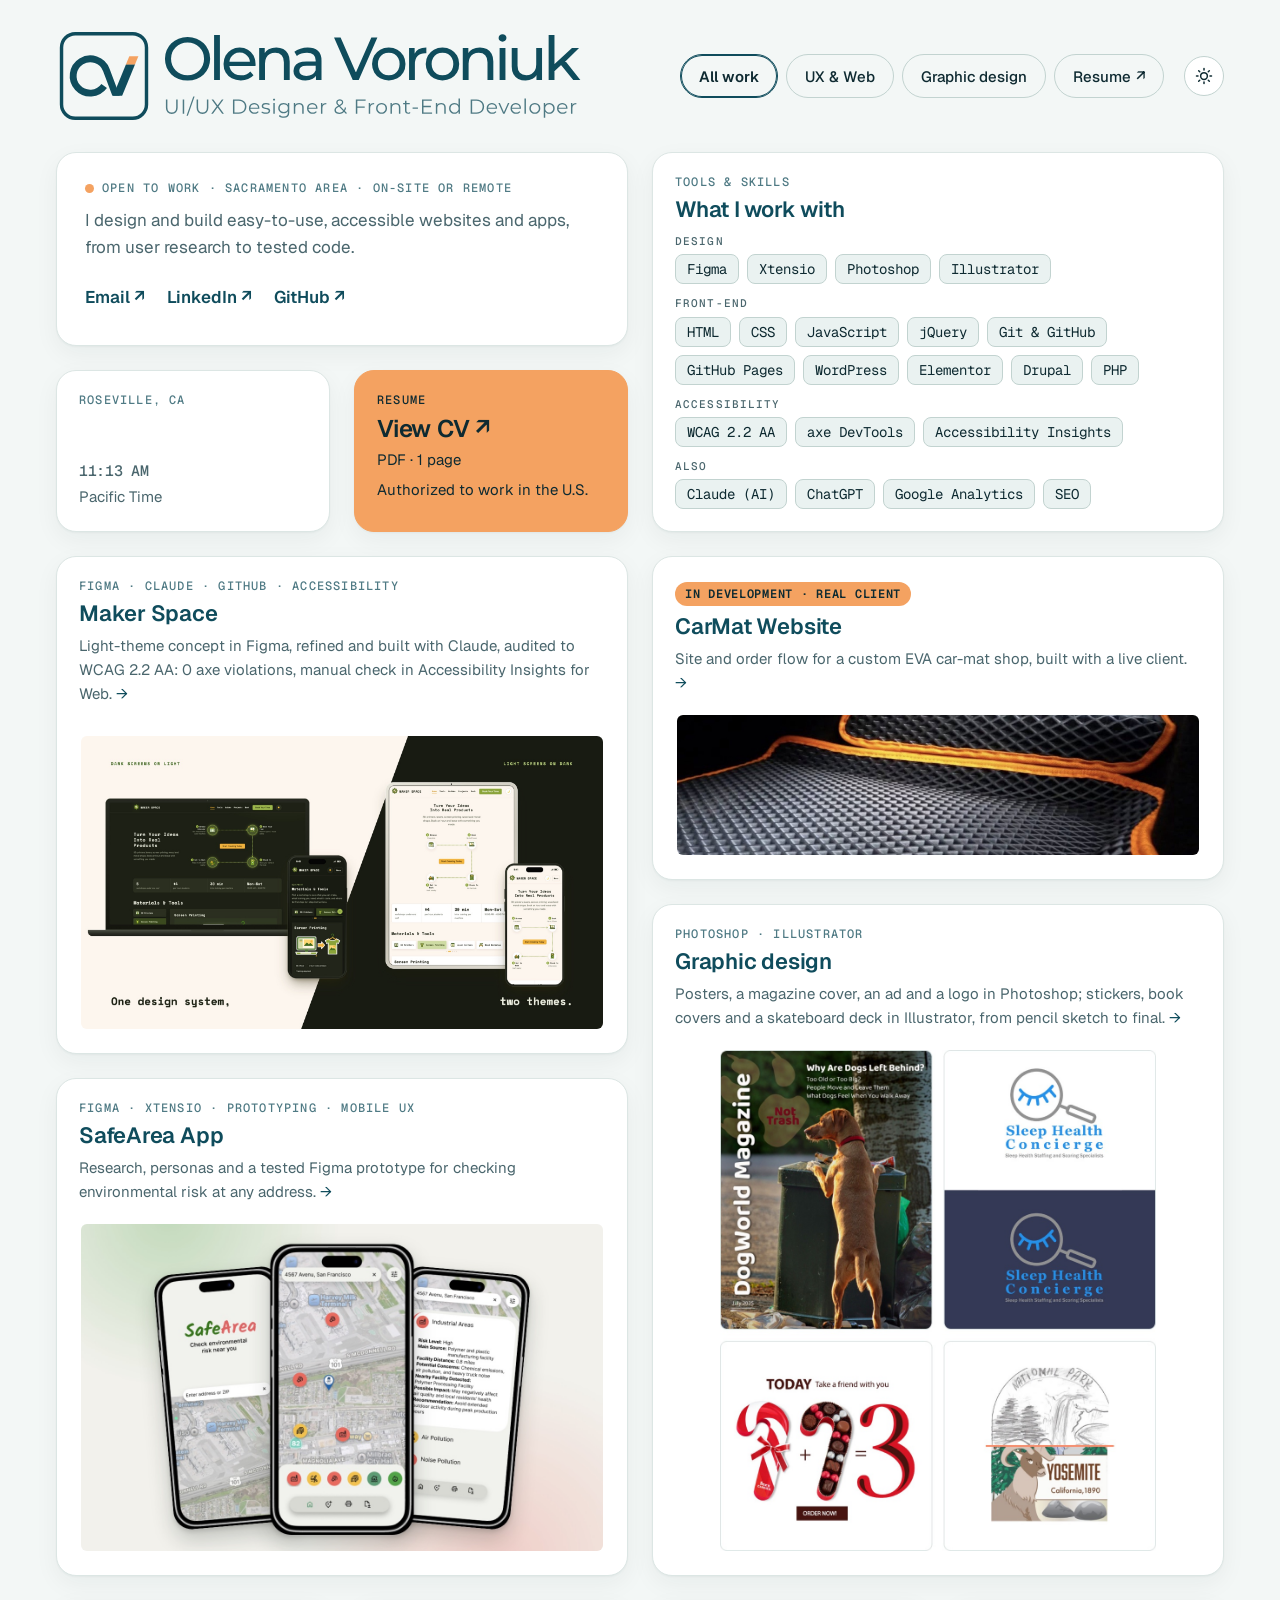
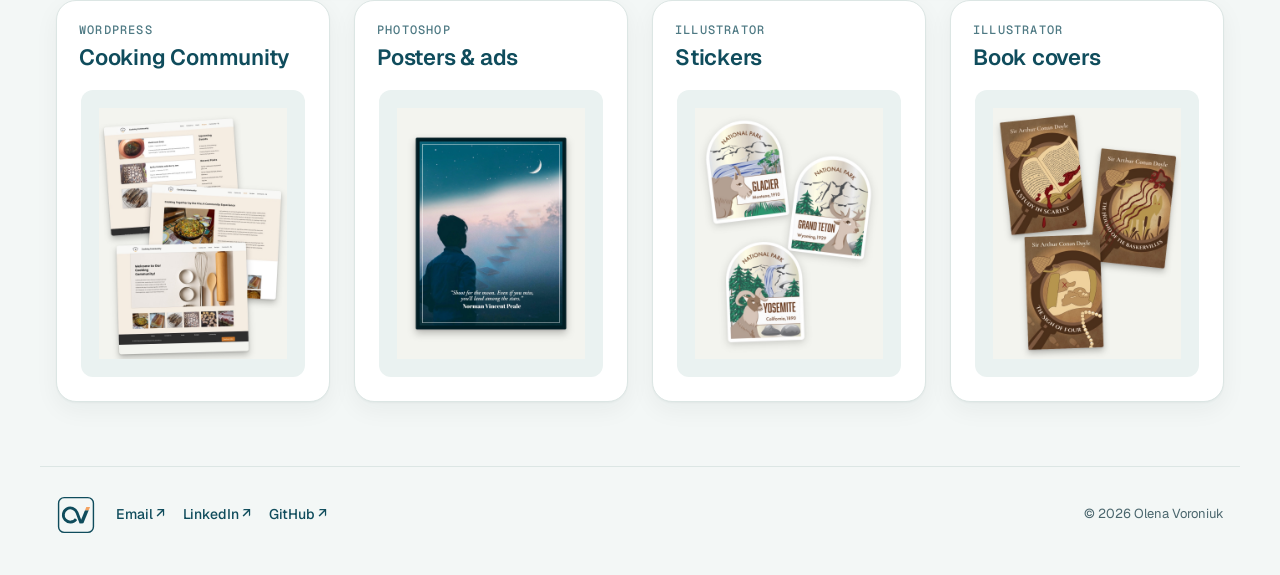
<file: index.html>
<!doctype html>
<html lang="en">
<head>
<meta charset="utf-8">
<meta name="viewport" content="width=device-width, initial-scale=1">
<title>Olena Voroniuk · UI/UX Designer &amp; Front-End Developer</title>
<meta name="description" content="Olena Voroniuk, UI/UX designer and front-end developer in the Sacramento area (Roseville, CA): accessible websites and apps, UX research, WCAG 2.2 accessibility audits and WordPress.">
<meta property="og:type" content="website">
<meta property="og:site_name" content="Olena Voroniuk">
<meta property="og:title" content="Olena Voroniuk · UI/UX Designer &amp; Front-End Developer">
<meta property="og:description" content="Olena Voroniuk, UI/UX designer and front-end developer in the Sacramento area (Roseville, CA): accessible websites and apps, UX research, WCAG 2.2 accessibility audits and WordPress.">
<meta property="og:url" content="https://olena-v.github.io/">
<meta property="og:image" content="https://olena-v.github.io/assets/brand/og-image.png">
<meta property="og:image:width" content="1200">
<meta property="og:image:height" content="630">
<meta property="og:image:alt" content="OV logo with Olena Voroniuk, UI/UX Designer &amp; Front-End Developer">
<meta name="twitter:card" content="summary_large_image">
<link rel="canonical" href="https://olena-v.github.io/">
<script>try{var t=localStorage.getItem('theme');if(t==='dark')document.documentElement.dataset.theme='dark'}catch(e){}</script>
<link rel="icon" href="assets/brand/favicon.svg?v=2" type="image/svg+xml">
<link rel="icon" href="assets/brand/favicon-32x32.png?v=2" sizes="32x32">
<link rel="apple-touch-icon" href="assets/brand/apple-touch-icon.png?v=2">
<link rel="icon" href="favicon.ico?v=2" sizes="any">
<link rel="manifest" href="site.webmanifest">
<meta name="theme-color" content="#F3F7F6">
<link rel="preconnect" href="https://fonts.googleapis.com">
<link rel="preconnect" href="https://fonts.gstatic.com" crossorigin>
<link rel="stylesheet" href="https://fonts.googleapis.com/css2?family=Geist:wght@400;500;600;700&family=Geist+Mono:wght@400;500;600&display=swap">
<link rel="stylesheet" href="css/style.css?v=20261123a">
</head>
<body>
<a class="skip" href="#work">Skip to work</a>

<header class="wrap top">
  <a class="brand" href="index.html"><img class="full on-light" src="assets/brand/ov-logo-color.svg?v=3" alt="Olena Voroniuk, UI/UX Designer &amp; Front-End Developer, home" width="530" height="96"><img class="full on-dark" src="assets/brand/ov-logo-light.svg?v=3" alt="Olena Voroniuk, UI/UX Designer &amp; Front-End Developer, home" width="530" height="96"><img class="icon on-light" src="assets/brand/ov-icon-color.svg" alt="Olena Voroniuk, home" width="36" height="36"><img class="icon on-dark" src="assets/brand/ov-icon-light.svg" alt="Olena Voroniuk, home" width="36" height="36"></a>
  <div class="end"><nav aria-label="Main">
    <a href="#" aria-current="page">All work</a>
    <a href="#dev">UX &amp; Web</a>
    <a href="work/illustration.html">Graphic design</a>
    <a href="assets/Olena_Voroniuk_Resume.pdf" target="_blank" rel="noopener">Resume <span class="arr arr-ne" aria-hidden="true">↗</span><span class="sr-only"> (PDF, opens in a new tab)</span></a>
  </nav><button class="theme-toggle" type="button" aria-pressed="false" aria-label="Dark theme"><svg class="sun" viewBox="0 0 24 24" fill="none" stroke="currentColor" stroke-width="2" stroke-linecap="round" aria-hidden="true"><circle cx="12" cy="12" r="4.5"/><path d="M12 2v2M12 20v2M4.9 4.9l1.4 1.4M17.7 17.7l1.4 1.4M2 12h2M20 12h2M4.9 19.1l1.4-1.4M17.7 6.3l1.4-1.4"/></svg><svg class="moon" viewBox="0 0 24 24" fill="none" stroke="currentColor" stroke-width="2" stroke-linecap="round" stroke-linejoin="round" aria-hidden="true"><path d="M20 14.5A8 8 0 1 1 9.5 4a6.5 6.5 0 0 0 10.5 10.5z"/></svg></button></div>
</header>

<main class="wrap">
  <div class="dev-head">
    <h1 id="dev-h">UX &amp; Web projects</h1>
    <a href="#">← All work</a>
  </div>

  <div class="grid" id="work">
    <section class="t me w2 contact" id="contact" aria-labelledby="name">
      <span class="status"><i aria-hidden="true"></i>Open to work · Sacramento area · On-site or remote</span>
      <h1 id="name" class="sr">Olena Voroniuk, UI/UX Designer &amp; Front-End Developer</h1>
      <p>I design and build easy-to-use, accessible websites and apps, from user research to tested code.</p>
      <div class="row">
        <a href="mailto:olena.voroniuk2@gmail.com">Email <span class="arr arr-ne" aria-hidden="true">↗</span></a>
        <a href="https://www.linkedin.com/in/olena-voroniuk-216633222/">LinkedIn <span class="arr arr-ne" aria-hidden="true">↗</span></a>
        <a href="https://github.com/olena-v">GitHub <span class="arr arr-ne" aria-hidden="true">↗</span></a>
      </div>
    </section>

    <section class="t w2 tall" aria-labelledby="stack-h">
      <span class="lbl">Tools &amp; skills</span>
      <h2 id="stack-h">What I work with</h2>
      <div class="sk">
        <div class="sk-group"><h3 class="sk-lbl">Design</h3><ul class="stack"><li>Figma</li><li>Xtensio</li><li>Photoshop</li><li>Illustrator</li></ul></div>
        <div class="sk-group"><h3 class="sk-lbl">Front-end</h3><ul class="stack"><li>HTML</li><li>CSS</li><li>JavaScript</li><li>jQuery</li><li>Git &amp; GitHub</li><li>GitHub Pages</li><li>WordPress</li><li>Elementor</li><li>Drupal</li><li>PHP</li></ul></div>
        <div class="sk-group"><h3 class="sk-lbl">Accessibility</h3><ul class="stack"><li>WCAG 2.2 AA</li><li>axe DevTools</li><li>Accessibility Insights</li></ul></div>
        <div class="sk-group"><h3 class="sk-lbl">Also</h3><ul class="stack"><li>Claude (AI)</li><li>ChatGPT</li><li>Google Analytics</li><li>SEO</li></ul></div>
      </div>
    </section>

    <div class="t">
      <span class="lbl">Roseville, CA</span>
      <p class="clock" id="clock" aria-live="off">--:--</p>
      <p>Pacific Time</p>
    </div>

    <a class="t coral" href="assets/Olena_Voroniuk_Resume.pdf" target="_blank" rel="noopener">
      <span class="lbl">Resume</span>
      <h2>View CV <span class="arr arr-ne" aria-hidden="true">↗</span><span class="sr-only"> (opens in a new tab)</span></h2>
      <p>PDF · 1 page</p>
      <p>Authorized to work in the U.S.</p>
    </a>

    <div class="proj-grid" data-dev>
      <a class="t pic proj p-ms" data-cat="ux web" data-dev href="work/maker-space.html" target="_blank" rel="noopener">
        <div class="txt">
          <span class="lbl">Figma · Claude · GitHub · Accessibility</span>
          <h2>Maker Space<span class="sr"> (opens in a new tab)</span></h2>
          <p>Light-theme concept in Figma, refined and built with Claude, audited to WCAG 2.2 AA: 0 axe violations, manual check in Accessibility Insights for Web. <span class="go" aria-hidden="true">→</span></p>
        </div>
        <img src="assets/img/makerspace-two-themes.jpg" alt="">
      </a>

      <a class="t pic proj p-cm" data-cat="web" data-dev href="work/carmat.html" target="_blank" rel="noopener">
        <div class="txt">
          <span class="badge">In development · real client</span>
          <h2>CarMat Website<span class="sr"> (opens in a new tab)</span></h2>
          <p>Site and order flow for a custom EVA car-mat shop, built with a live client. <span class="go" aria-hidden="true">→</span></p>
        </div>
        <img src="assets/img/carmat-hero.jpg?v=2" alt="">
      </a>

      <a class="t pic proj p-sa" data-cat="ux" data-dev href="work/safearea.html" target="_blank" rel="noopener">
        <div class="txt">
          <span class="lbl">Figma · Xtensio · Prototyping · Mobile UX</span>
          <h2>SafeArea App<span class="sr"> (opens in a new tab)</span></h2>
          <p>Research, personas and a tested Figma prototype for checking environmental risk at any address. <span class="go" aria-hidden="true">→</span></p>
        </div>
        <img class="only-light" src="assets/img/safearea-phones-light.jpg?v=3" alt=""><img class="only-dark" src="assets/img/safearea-phones.jpg?v=4" alt="">
      </a>

      <a class="t pic proj p-gd" data-cat="ps ai" href="work/illustration.html" target="_blank" rel="noopener">
        <div class="txt">
          <span class="lbl">Photoshop · Illustrator</span>
          <h2>Graphic design<span class="sr"> (opens in a new tab)</span></h2>
          <p>Posters, a magazine cover, an ad and a logo in Photoshop; stickers, book covers and a skateboard deck in Illustrator, from pencil sketch to final. <span class="go" aria-hidden="true">→</span></p>
        </div>
        <img class="only-light" src="assets/img/graphic-collage-light.jpg?v=2" alt=""><img class="only-dark" src="assets/img/graphic-collage.jpg?v=3" alt="">
      </a>
    </div>

    <a class="t pic contain" data-cat="web" data-dev href="work/cooking-community.html" target="_blank" rel="noopener">
      <div class="txt"><span class="lbl">WordPress</span><h2>Cooking Community<span class="sr"> (opens in a new tab)</span></h2><p class="dev-only">A WordPress site for home cooks with recipes, events and a form for members’ ideas, set up so the owner runs it from the dashboard. <span class="go" aria-hidden="true">→</span></p></div>
      <img src="assets/img/cooking-tile.jpg" alt="">
    </a>

    <a class="t pic contain" data-cat="ps" href="work/illustration.html#photoshop" target="_blank" rel="noopener">
      <div class="txt"><span class="lbl">Photoshop</span><h2>Posters &amp; ads<span class="sr"> (opens in a new tab)</span></h2></div>
      <img src="assets/img/poster-tile.jpg" alt="">
    </a>

    <a class="t pic contain" data-cat="ai" href="work/illustration.html#stickers" target="_blank" rel="noopener">
      <div class="txt"><span class="lbl">Illustrator</span><h2>Stickers<span class="sr"> (opens in a new tab)</span></h2></div>
      <img src="assets/img/stickers-pile.jpg" alt="">
    </a>

    <a class="t pic contain" data-cat="ai" href="work/illustration.html#book" target="_blank" rel="noopener">
      <div class="txt"><span class="lbl">Illustrator</span><h2>Book covers<span class="sr"> (opens in a new tab)</span></h2></div>
      <img src="assets/img/book-covers-pile.jpg" alt="">
    </a>
  </div>
</main>

<footer class="wrap site">
  <div class="foot-brand"><a class="foot-logo" href="#top"><img class="only-light" src="assets/brand/ov-icon-color.svg" alt="Olena Voroniuk, back to top"  width="40" height="40"><img class="only-dark" src="assets/brand/ov-icon-light.svg" alt="Olena Voroniuk, back to top" width="40" height="40"></a>
  <nav class="foot-links" aria-label="Contact">
    <a href="mailto:olena.voroniuk2@gmail.com">Email <span class="arr arr-ne" aria-hidden="true">↗</span></a>
    <a href="https://www.linkedin.com/in/olena-voroniuk-216633222/">LinkedIn <span class="arr arr-ne" aria-hidden="true">↗</span></a>
    <a href="https://github.com/olena-v">GitHub <span class="arr arr-ne" aria-hidden="true">↗</span></a>
  </nav>
  </div>
  <span class="copy">© 2026 Olena Voroniuk</span>
</footer>
<script src="js/main.js?v=6"></script>
</body>
</html>
</file>
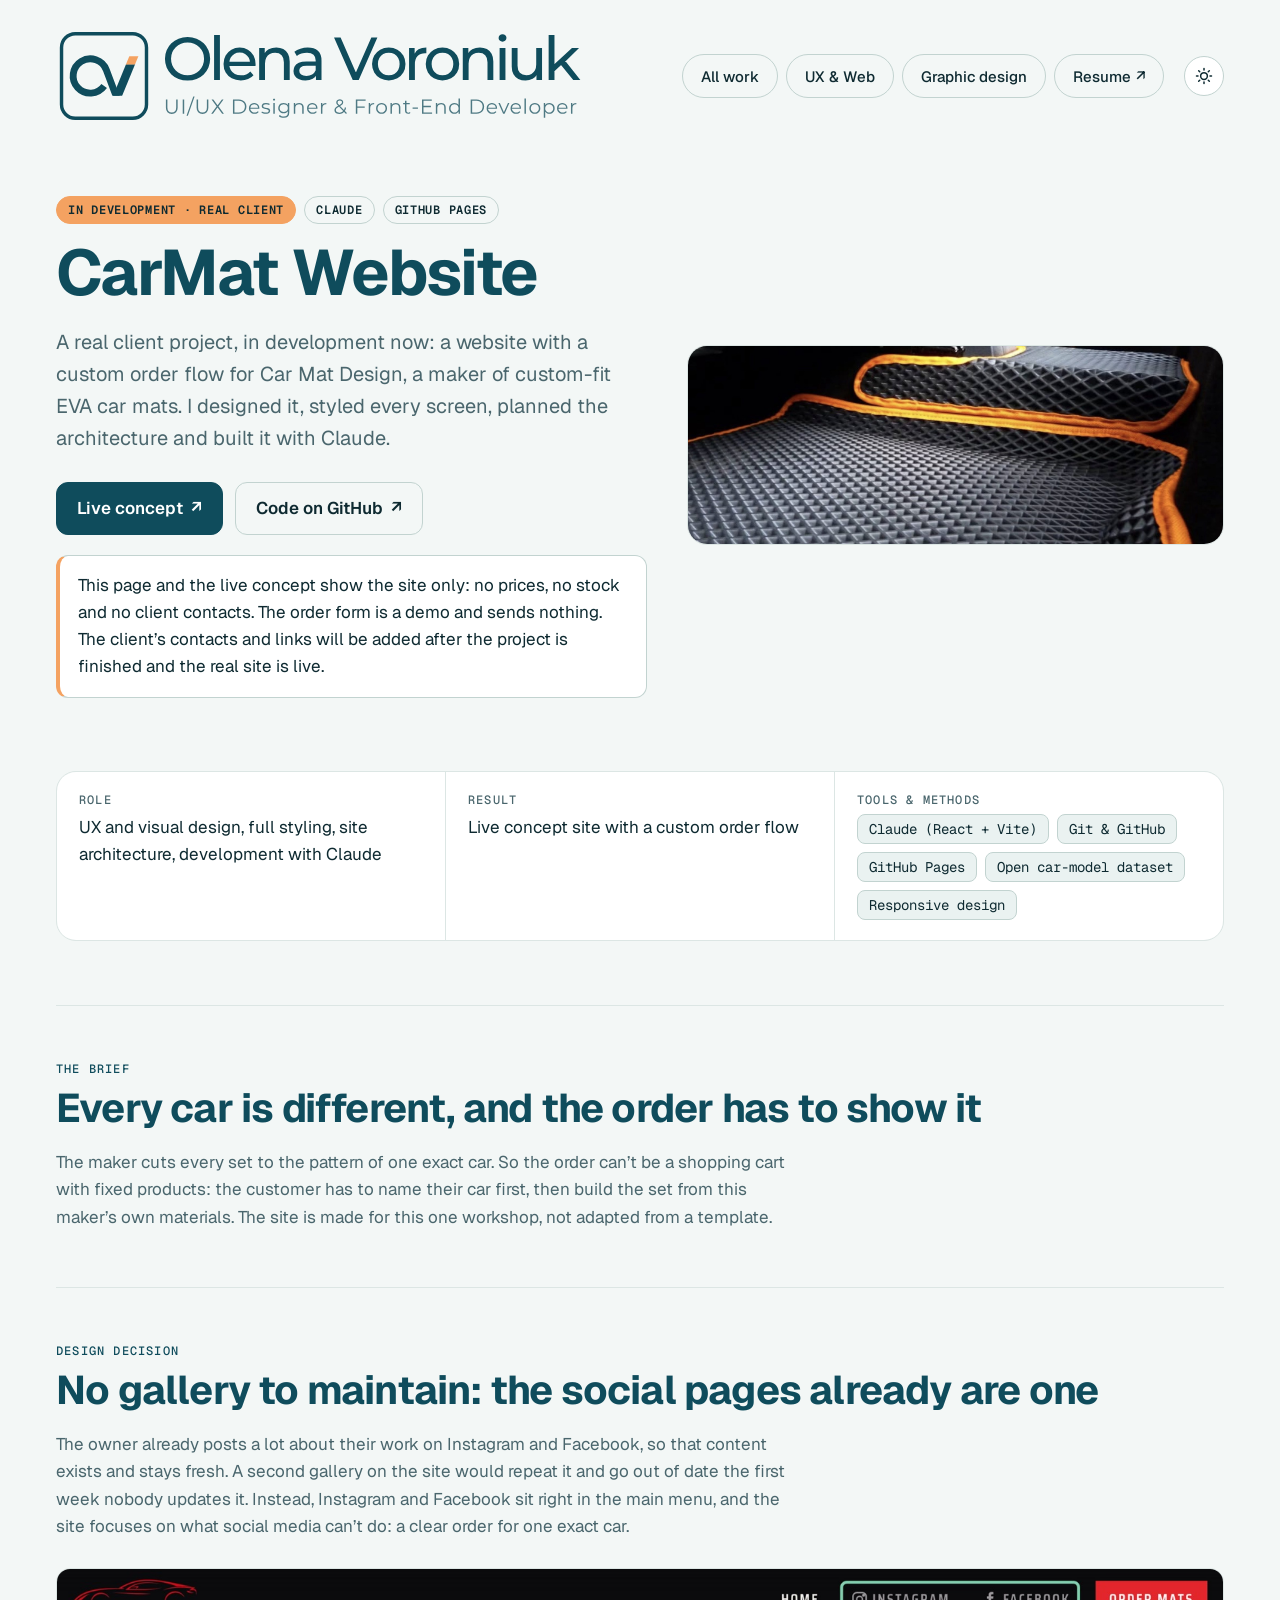
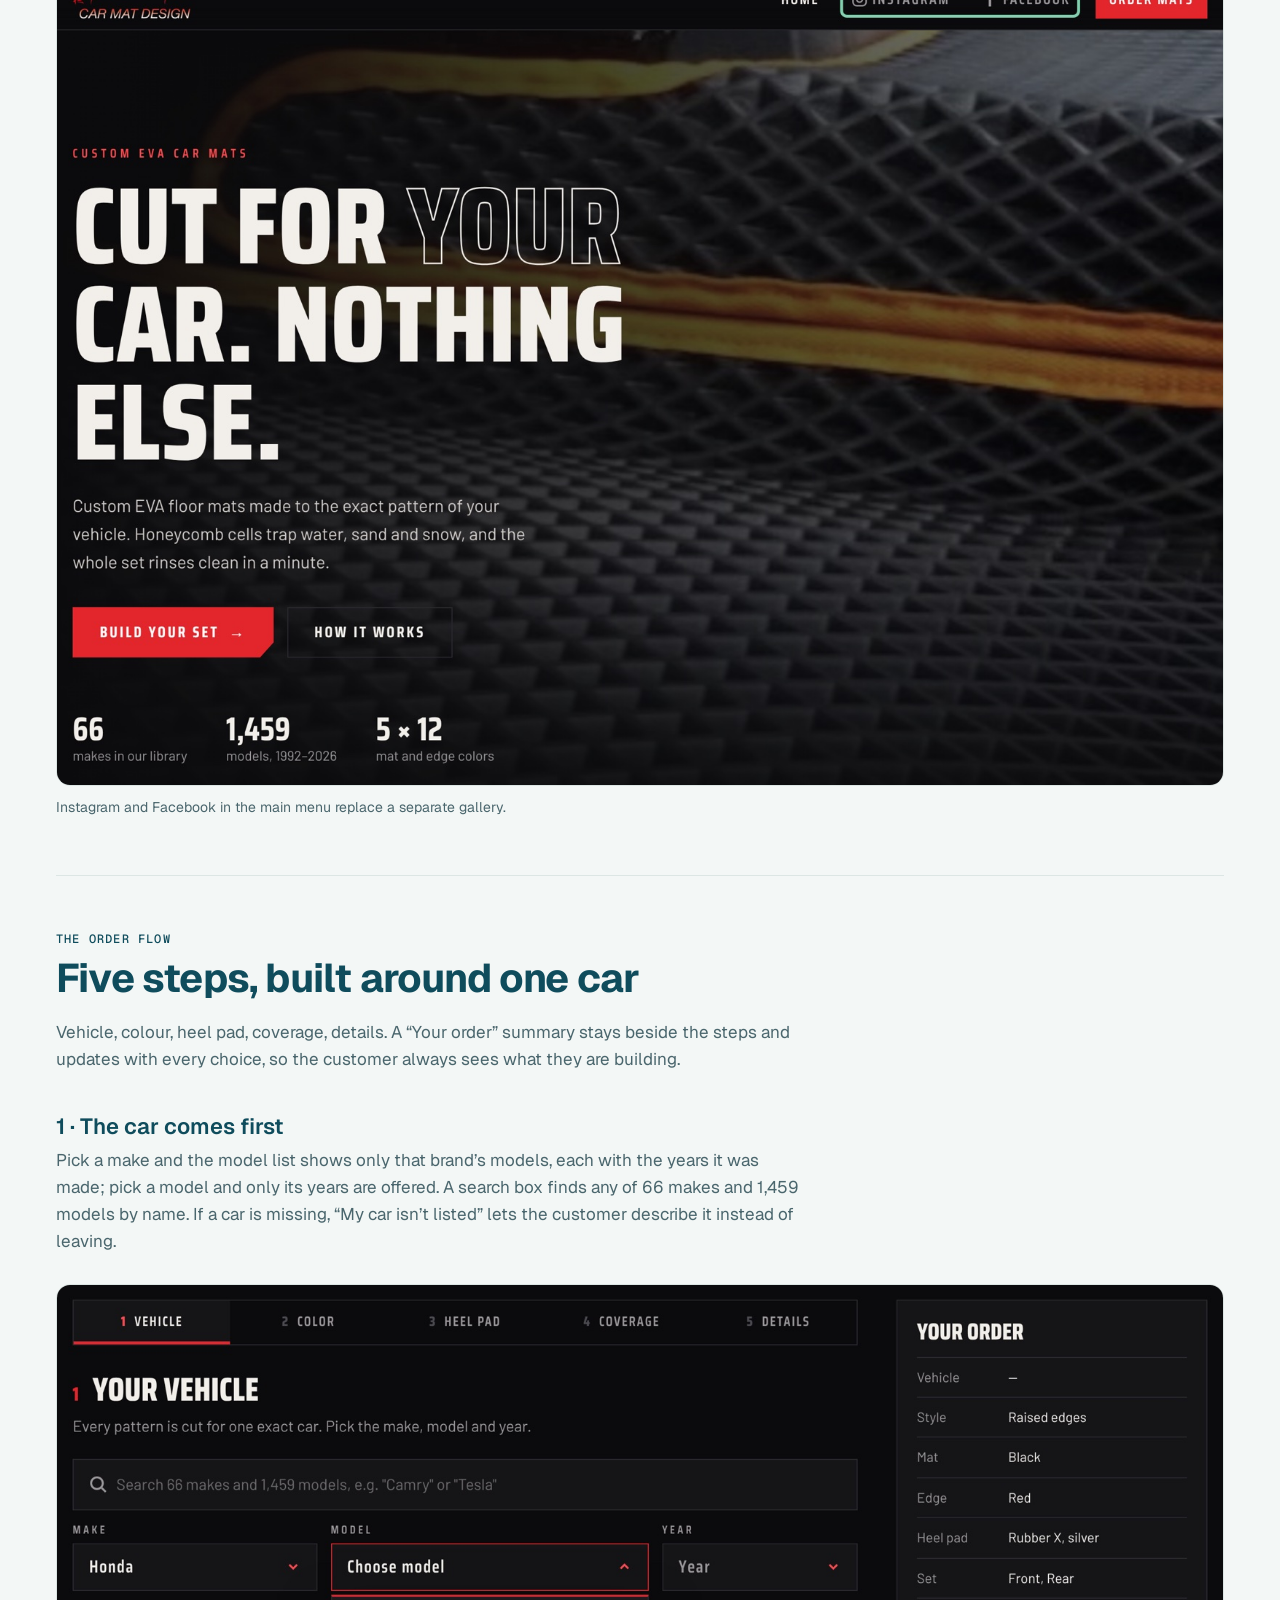
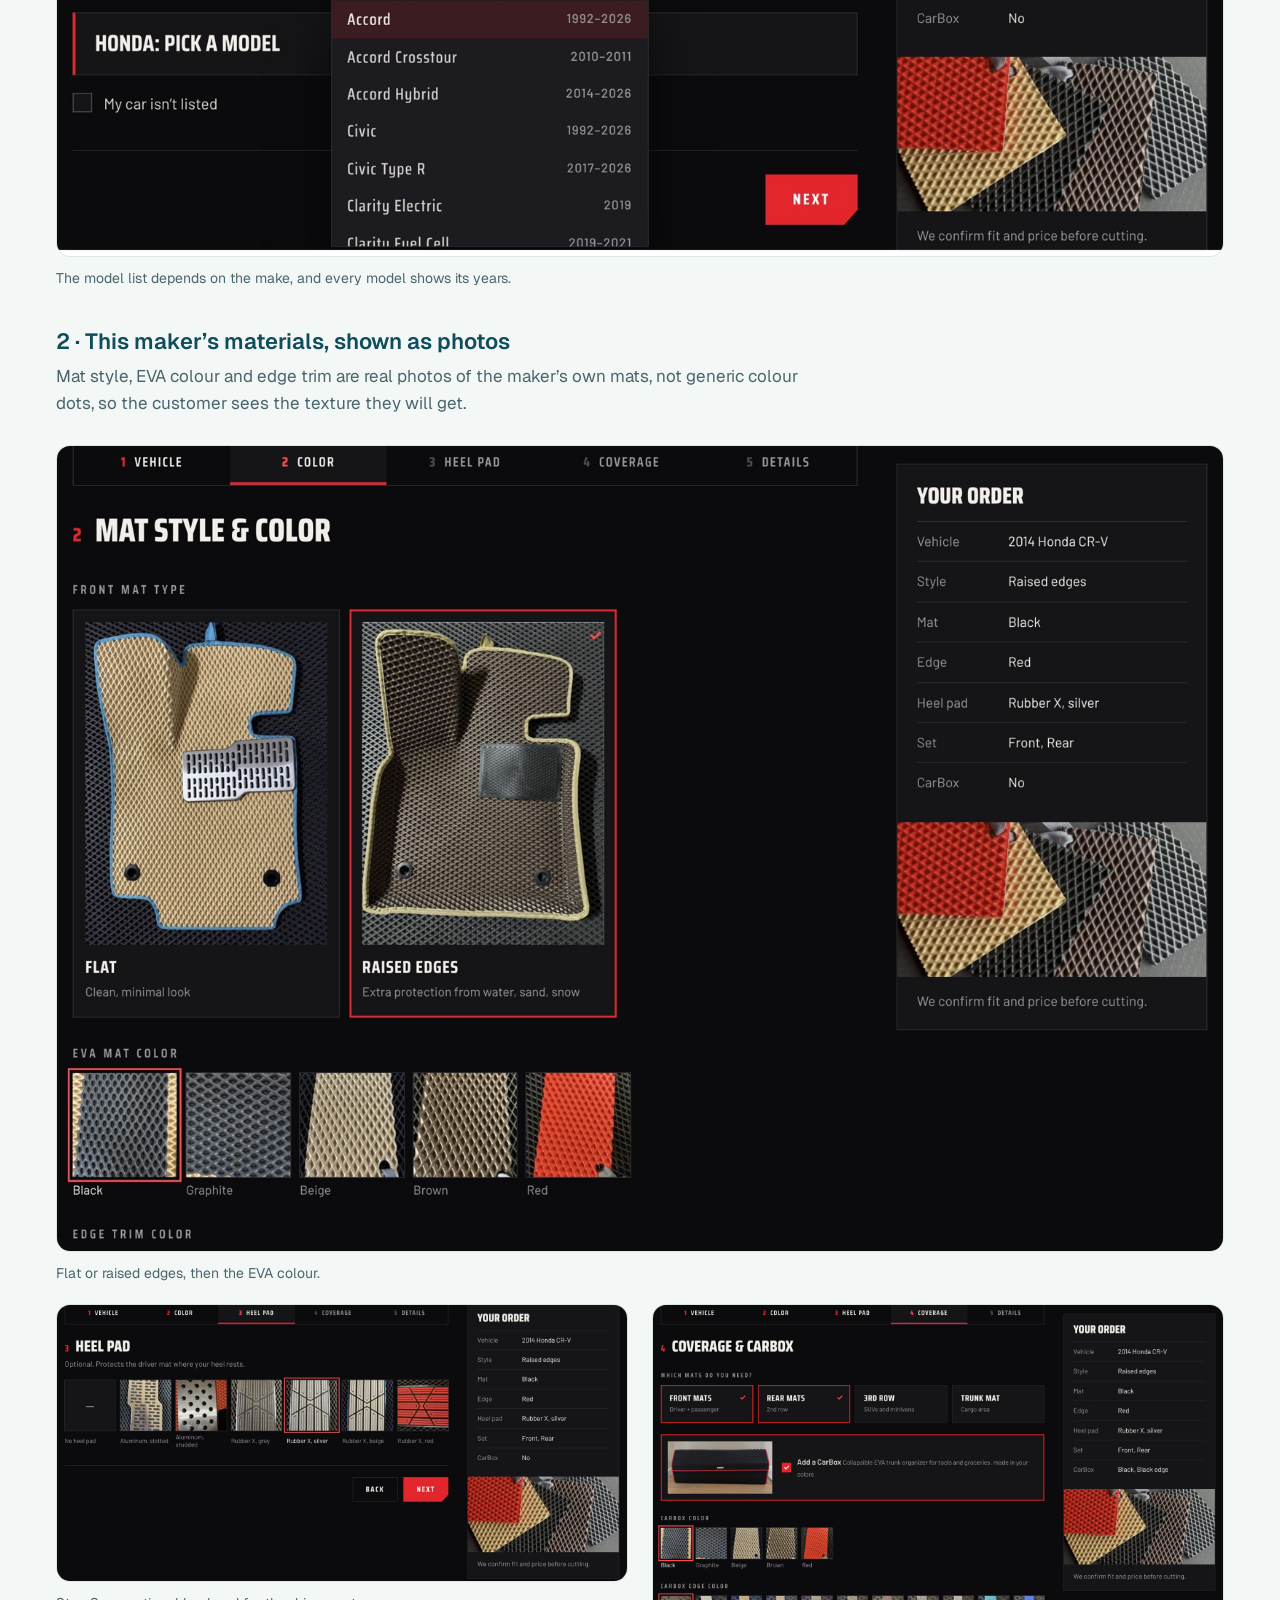
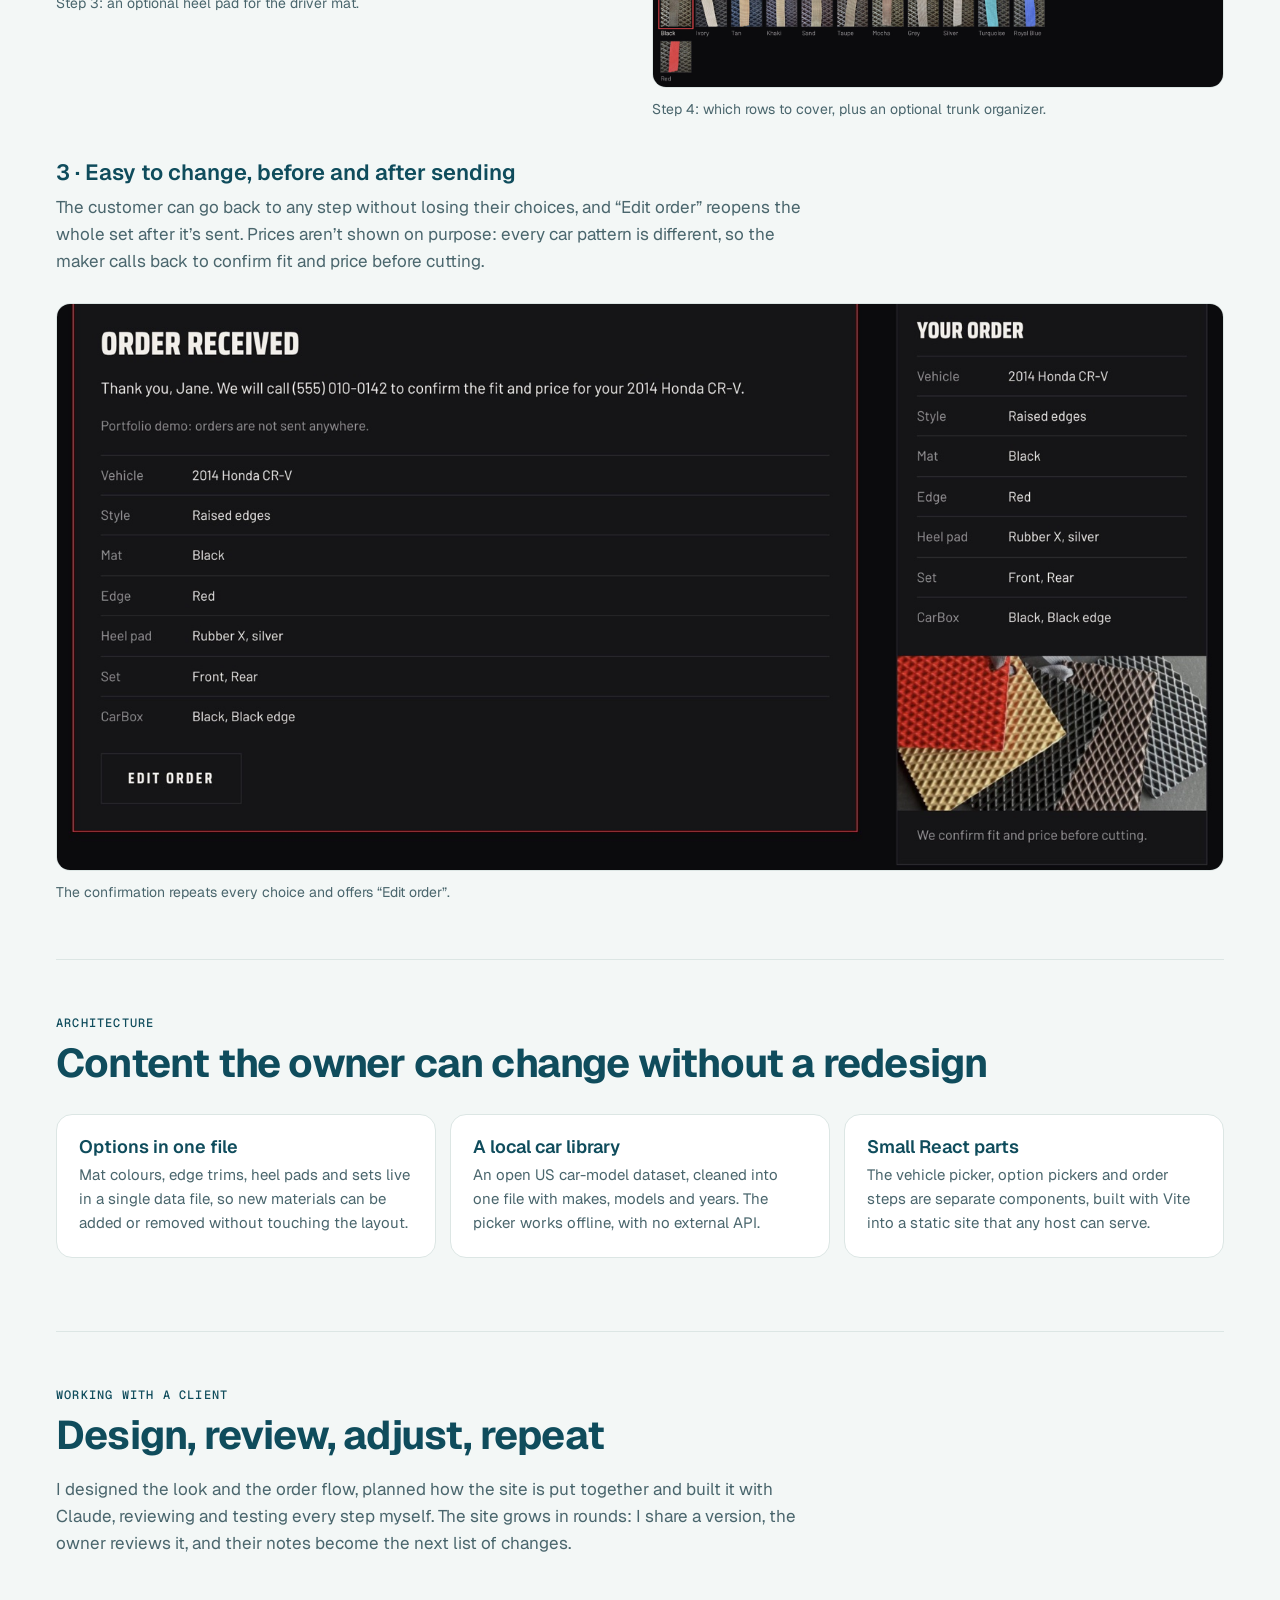
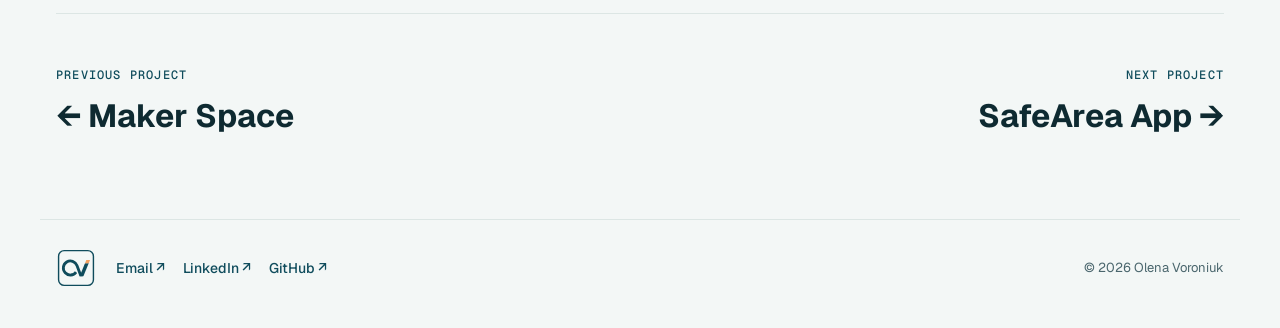
<file: work/carmat.html>
<!doctype html>
<html lang="en">
<head>
<meta charset="utf-8">
<meta name="viewport" content="width=device-width, initial-scale=1">
<title>CarMat Website · Client project in development · Olena Voroniuk</title>
<meta name="description" content="CarMat: a website and custom order flow for Car Mat Design, a custom EVA car-mat maker, in development with a real client.">
<meta property="og:type" content="website">
<meta property="og:site_name" content="Olena Voroniuk">
<meta property="og:title" content="CarMat Website · Client project in development · Olena Voroniuk">
<meta property="og:description" content="CarMat: a website and custom order flow for Car Mat Design, a custom EVA car-mat maker, in development with a real client.">
<meta property="og:url" content="https://olena-v.github.io/work/carmat.html">
<meta property="og:image" content="https://olena-v.github.io/assets/brand/og-image.png">
<meta property="og:image:width" content="1200">
<meta property="og:image:height" content="630">
<meta property="og:image:alt" content="OV logo with Olena Voroniuk, UI/UX Designer &amp; Front-End Developer">
<meta name="twitter:card" content="summary_large_image">
<link rel="canonical" href="https://olena-v.github.io/work/carmat.html">
<script>try{var t=localStorage.getItem('theme');if(t==='dark')document.documentElement.dataset.theme='dark'}catch(e){}</script>
<link rel="icon" href="../assets/brand/favicon.svg?v=2" type="image/svg+xml">
<link rel="icon" href="../assets/brand/favicon-32x32.png?v=2" sizes="32x32">
<link rel="apple-touch-icon" href="../assets/brand/apple-touch-icon.png?v=2">
<link rel="icon" href="../favicon.ico?v=2" sizes="any">
<link rel="manifest" href="../site.webmanifest">
<meta name="theme-color" content="#F3F7F6">
<link rel="preconnect" href="https://fonts.googleapis.com">
<link rel="preconnect" href="https://fonts.gstatic.com" crossorigin>
<link rel="stylesheet" href="https://fonts.googleapis.com/css2?family=Geist:wght@400;500;600;700&family=Geist+Mono:wght@400;500;600&display=swap">
<link rel="stylesheet" href="../css/style.css?v=20261123a">
</head>
<body>
<a class="skip" href="#main">Skip to content</a>
<header class="wrap top">
  <a class="brand" href="../index.html"><img class="full on-light" src="../assets/brand/ov-logo-color.svg?v=3" alt="Olena Voroniuk, UI/UX Designer &amp; Front-End Developer, home" width="530" height="96"><img class="full on-dark" src="../assets/brand/ov-logo-light.svg?v=3" alt="Olena Voroniuk, UI/UX Designer &amp; Front-End Developer, home" width="530" height="96"><img class="icon on-light" src="../assets/brand/ov-icon-color.svg" alt="Olena Voroniuk, home" width="36" height="36"><img class="icon on-dark" src="../assets/brand/ov-icon-light.svg" alt="Olena Voroniuk, home" width="36" height="36"></a>
  <div class="end"><nav aria-label="Main"><a href="../index.html">All work</a><a href="../index.html#dev">UX &amp; Web</a><a href="illustration.html">Graphic design</a><a href="../assets/Olena_Voroniuk_Resume.pdf" target="_blank" rel="noopener">Resume <span class="arr arr-ne" aria-hidden="true">↗</span><span class="sr-only"> (PDF, opens in a new tab)</span></a></nav><button class="theme-toggle" type="button" aria-pressed="false" aria-label="Dark theme"><svg class="sun" viewBox="0 0 24 24" fill="none" stroke="currentColor" stroke-width="2" stroke-linecap="round" aria-hidden="true"><circle cx="12" cy="12" r="4.5"/><path d="M12 2v2M12 20v2M4.9 4.9l1.4 1.4M17.7 17.7l1.4 1.4M2 12h2M20 12h2M4.9 19.1l1.4-1.4M17.7 6.3l1.4-1.4"/></svg><svg class="moon" viewBox="0 0 24 24" fill="none" stroke="currentColor" stroke-width="2" stroke-linecap="round" stroke-linejoin="round" aria-hidden="true"><path d="M20 14.5A8 8 0 1 1 9.5 4a6.5 6.5 0 0 0 10.5 10.5z"/></svg></button></div>
</header>

<main class="wrap" id="main">
  <div class="hero">
    <div>
      <div class="pills"><span class="pill hot">In development · real client</span><span class="pill">Claude</span><span class="pill">GitHub Pages</span></div>
      <h1>CarMat Website</h1>
      <p class="lede">A real client project, in development now: a website with a custom order flow for Car Mat Design, a maker of custom-fit EVA car mats. I designed it, styled every screen, planned the architecture and built it with Claude.</p>
      <div class="actions">
        <a class="btn primary" href="https://olena-v.github.io/carmat-portfolio-site/">Live concept <span class="arr arr-ne" aria-hidden="true">↗</span></a>
        <a class="btn" href="https://github.com/olena-v/carmat-portfolio-site">Code on GitHub <span class="arr arr-ne" aria-hidden="true">↗</span></a>
      </div>
      <p class="note">This page and the live concept show the site only: no prices, no stock and no client contacts. The order form is a demo and sends nothing. The client’s contacts and links will be added after the project is finished and the real site is live.</p>
    </div>
    <div class="hero-img"><img src="../assets/img/carmat-hero.jpg?v=2" alt="Grey EVA car mat with orange trim inside a car" width="1792" height="663"></div>
  </div>

  <dl class="meta">
    <div><dt>Role</dt><dd>UX and visual design, full styling, site architecture, development with Claude</dd></div>
    <div><dt>Result</dt><dd>Live concept site with a custom order flow</dd></div>
    <div><dt>Tools &amp; methods</dt><dd><ul class="tools"><li>Claude (React + Vite)</li><li>Git &amp; GitHub</li><li>GitHub Pages</li><li>Open car-model dataset</li><li>Responsive design</li></ul></dd></div>
  </dl>

  <section class="block" aria-labelledby="s-brief">
    <span class="lbl">The brief</span>
    <h2 id="s-brief">Every car is different, and the order has to show it</h2>
    <p class="prose">The maker cuts every set to the pattern of one exact car. So the order can’t be a shopping cart with fixed products: the customer has to name their car first, then build the set from this maker’s own materials. The site is made for this one workshop, not adapted from a template.</p>
  </section>

  <section class="block" aria-labelledby="s-social">
    <span class="lbl">Design decision</span>
    <h2 id="s-social">No gallery to maintain: the social pages already are one</h2>
    <p class="prose">The owner already posts a lot about their work on Instagram and Facebook, so that content exists and stays fresh. A second gallery on the site would repeat it and go out of date the first week nobody updates it. Instead, Instagram and Facebook sit right in the main menu, and the site focuses on what social media can’t do: a clear order for one exact car.</p>
    <figure><img src="../assets/img/carmat-social-nav.jpg" alt="Home page of the concept site with the Car Mat Design logo and the headline Cut for your car, nothing else; the Instagram and Facebook links in the main menu are highlighted" loading="lazy" width="1600" height="1120"><figcaption>Instagram and Facebook in the main menu replace a separate gallery.</figcaption></figure>
  </section>

  <section class="block" aria-labelledby="s-flow">
    <span class="lbl">The order flow</span>
    <h2 id="s-flow">Five steps, built around one car</h2>
    <p class="prose">Vehicle, colour, heel pad, coverage, details. A “Your order” summary stays beside the steps and updates with every choice, so the customer always sees what they are building.</p>

    <h3 style="font-size:22px;font-weight:600;margin-top:40px">1 · The car comes first</h3>
    <p class="prose" style="margin-top:8px">Pick a make and the model list shows only that brand’s models, each with the years it was made; pick a model and only its years are offered. A search box finds any of 66 makes and 1,459 models by name. If a car is missing, “My car isn’t listed” lets the customer describe it instead of leaving.</p>
    <figure><img src="../assets/img/carmat-order-vehicle.jpg" alt="Order step 1, Your vehicle: Honda is chosen as the make and the model list shows only Honda models with their years, such as Accord 1992 to 2026 and Civic Type R 2017 to 2026; a Your order summary sits on the right" loading="lazy" width="1600" height="784"><figcaption>The model list depends on the make, and every model shows its years.</figcaption></figure>

    <h3 style="font-size:22px;font-weight:600;margin-top:40px">2 · This maker’s materials, shown as photos</h3>
    <p class="prose" style="margin-top:8px">Mat style, EVA colour and edge trim are real photos of the maker’s own mats, not generic colour dots, so the customer sees the texture they will get.</p>
    <figure><img src="../assets/img/carmat-order-style.jpg" alt="Order step 2, Mat style and color: photo cards for flat and raised-edge mats, with raised edges selected, and photo swatches for five EVA colours" loading="lazy" width="1600" height="1104"><figcaption>Flat or raised edges, then the EVA colour.</figcaption></figure>
    <div class="two" style="margin-top:20px">
      <figure><img src="../assets/img/carmat-order-heel.jpg" alt="Order step 3, Heel pad: seven options from no heel pad to aluminium and rubber pads in several colours, with Rubber X silver selected" loading="lazy" width="1600" height="776"><figcaption>Step 3: an optional heel pad for the driver mat.</figcaption></figure>
      <figure><img src="../assets/img/carmat-order-coverage.jpg" alt="Order step 4, Coverage and CarBox: front and rear mats selected, an added CarBox trunk organizer, and its colour and edge swatches" loading="lazy" width="1600" height="1072"><figcaption>Step 4: which rows to cover, plus an optional trunk organizer.</figcaption></figure>
    </div>

    <h3 style="font-size:22px;font-weight:600;margin-top:40px">3 · Easy to change, before and after sending</h3>
    <p class="prose" style="margin-top:8px">The customer can go back to any step without losing their choices, and “Edit order” reopens the whole set after it’s sent. Prices aren’t shown on purpose: every car pattern is different, so the maker calls back to confirm fit and price before cutting.</p>
    <figure><img src="../assets/img/carmat-order-edit.jpg" alt="Order received screen with a full summary of the set and an Edit order button" loading="lazy" width="1600" height="776"><figcaption>The confirmation repeats every choice and offers “Edit order”.</figcaption></figure>
  </section>

  <section class="block" aria-labelledby="s-arch">
    <span class="lbl">Architecture</span>
    <h2 id="s-arch">Content the owner can change without a redesign</h2>
    <ul class="cards">
      <li><h3>Options in one file</h3><p>Mat colours, edge trims, heel pads and sets live in a single data file, so new materials can be added or removed without touching the layout.</p></li>
      <li><h3>A local car library</h3><p>An open US car-model dataset, cleaned into one file with makes, models and years. The picker works offline, with no external API.</p></li>
      <li><h3>Small React parts</h3><p>The vehicle picker, option pickers and order steps are separate components, built with Vite into a static site that any host can serve.</p></li>
    </ul>
  </section>

  <section class="block" aria-labelledby="s-process">
    <span class="lbl">Working with a client</span>
    <h2 id="s-process">Design, review, adjust, repeat</h2>
    <p class="prose">I designed the look and the order flow, planned how the site is put together and built it with Claude, reviewing and testing every step myself. The site grows in rounds: I share a version, the owner reviews it, and their notes become the next list of changes.</p>
  </section>

  <nav class="next" aria-label="More projects">
    <a class="prev" href="maker-space.html"><span class="lbl">Previous project</span><span class="big">← Maker Space</span></a>
    <a class="nxt" href="safearea.html"><span class="lbl">Next project</span><span class="big">SafeArea App →</span></a>
  </nav>
</main>
<footer class="wrap site">
  <div class="foot-brand"><a class="foot-logo" href="../index.html"><img class="only-light" src="../assets/brand/ov-icon-color.svg" alt="Olena Voroniuk, back to top"  width="40" height="40"><img class="only-dark" src="../assets/brand/ov-icon-light.svg" alt="Olena Voroniuk, back to top" width="40" height="40"></a>
  <nav class="foot-links" aria-label="Contact">
    <a href="mailto:olena.voroniuk2@gmail.com">Email <span class="arr arr-ne" aria-hidden="true">↗</span></a>
    <a href="https://www.linkedin.com/in/olena-voroniuk-216633222/">LinkedIn <span class="arr arr-ne" aria-hidden="true">↗</span></a>
    <a href="https://github.com/olena-v">GitHub <span class="arr arr-ne" aria-hidden="true">↗</span></a>
  </nav>
  </div>
  <span class="copy">© 2026 Olena Voroniuk</span>
</footer>
<script src="../js/main.js?v=6"></script>
</body>
</html>
</file>
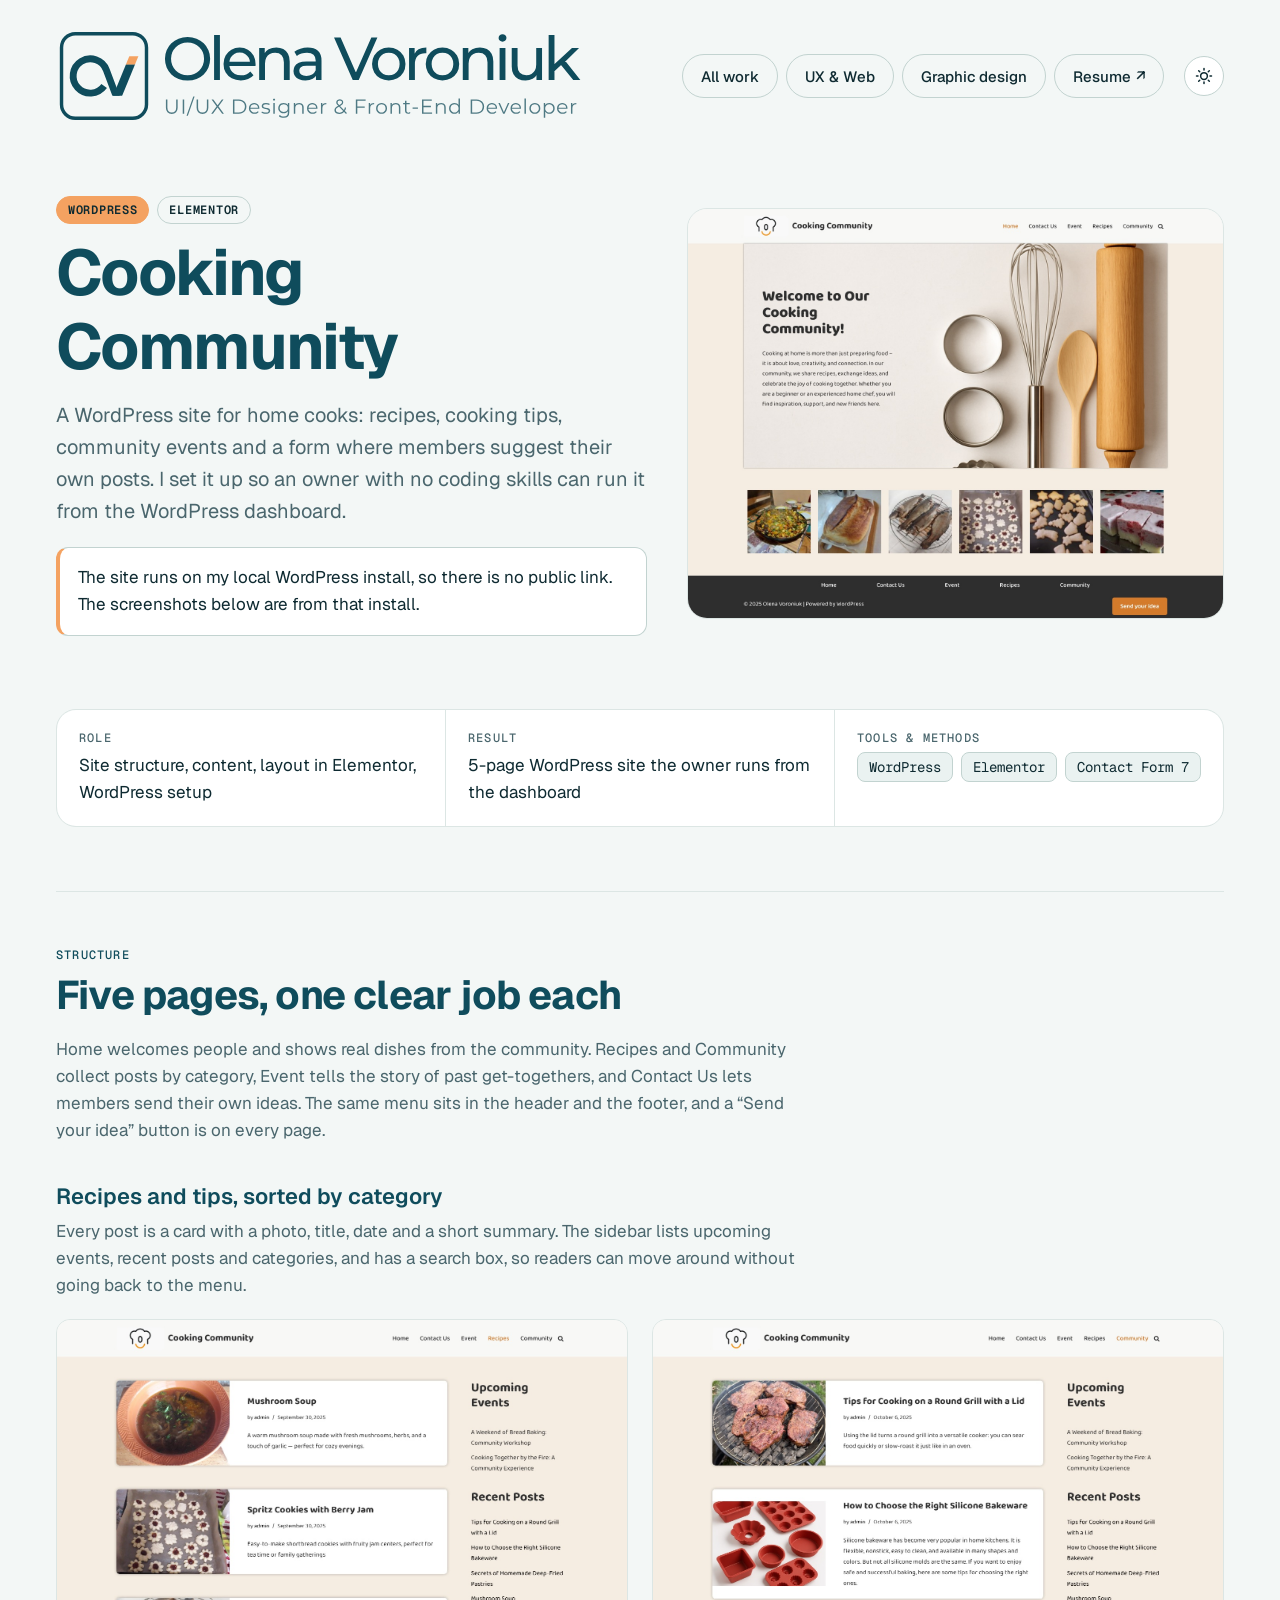
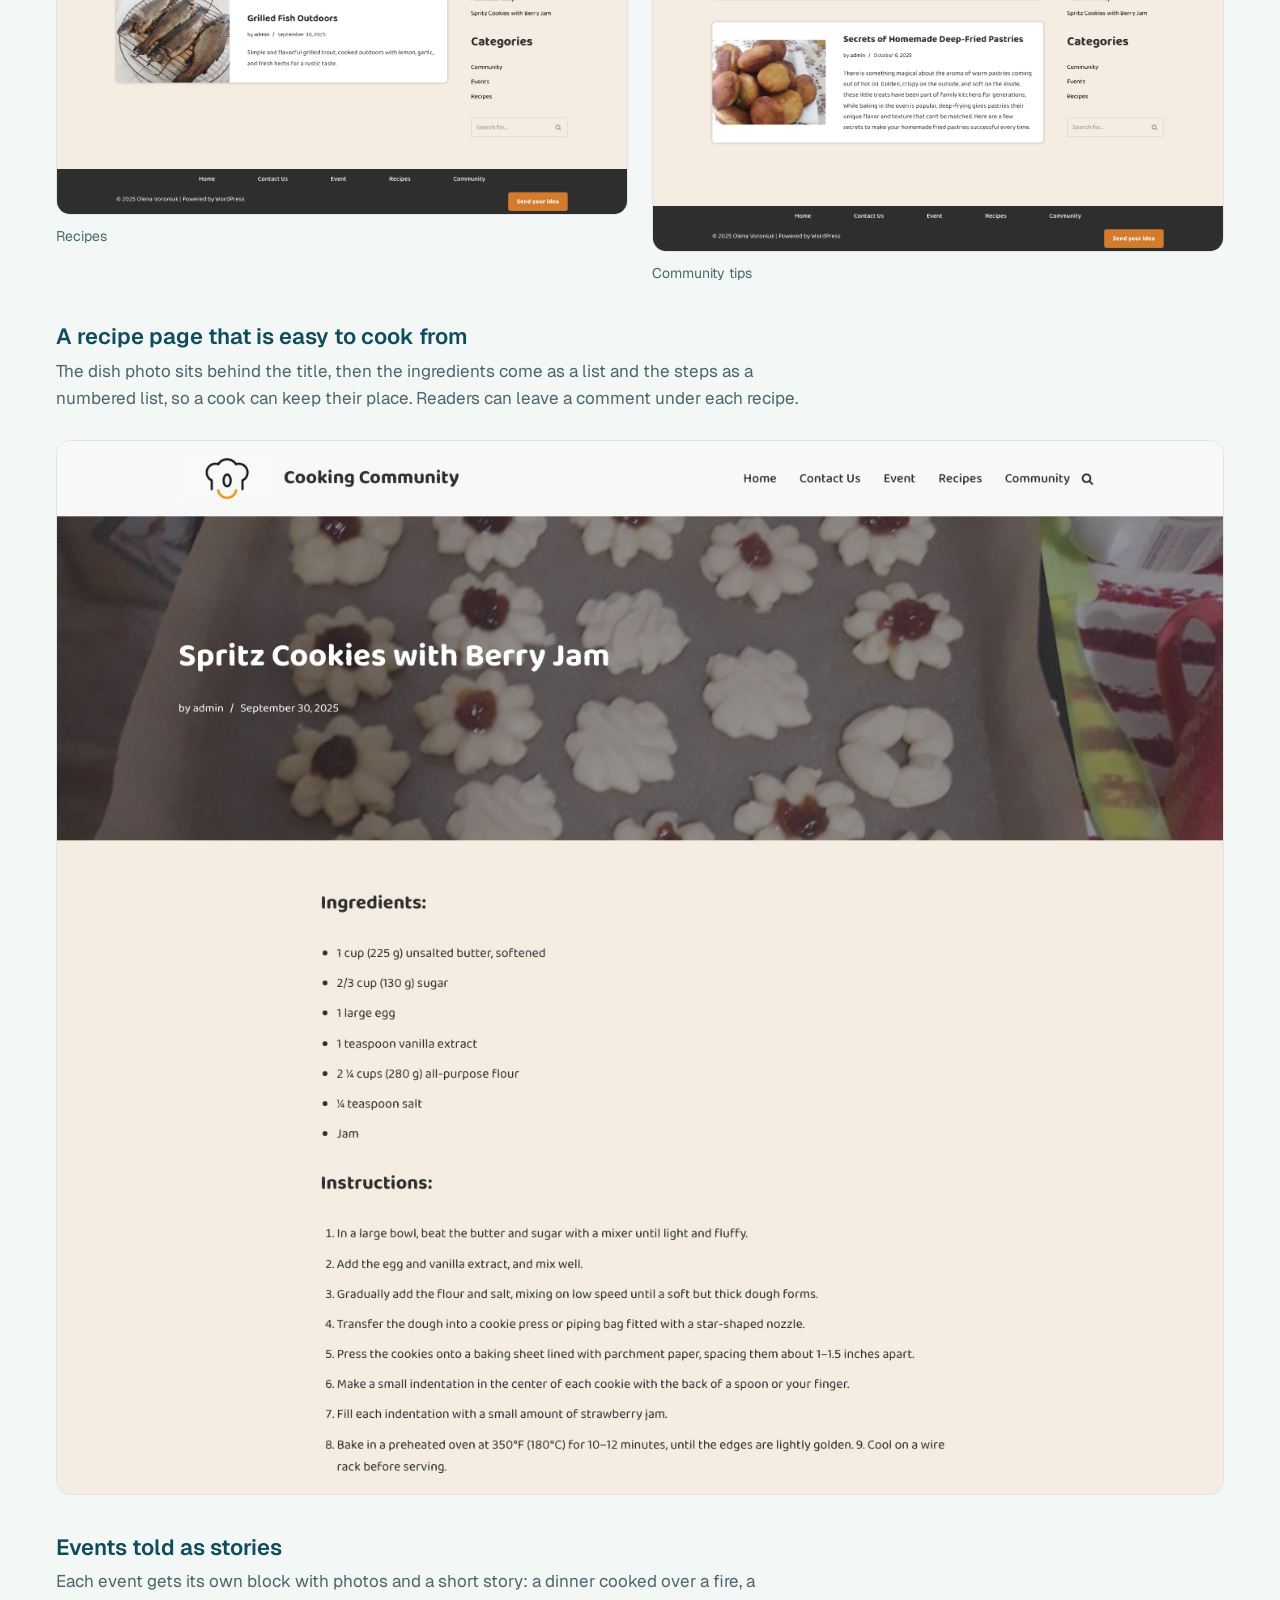
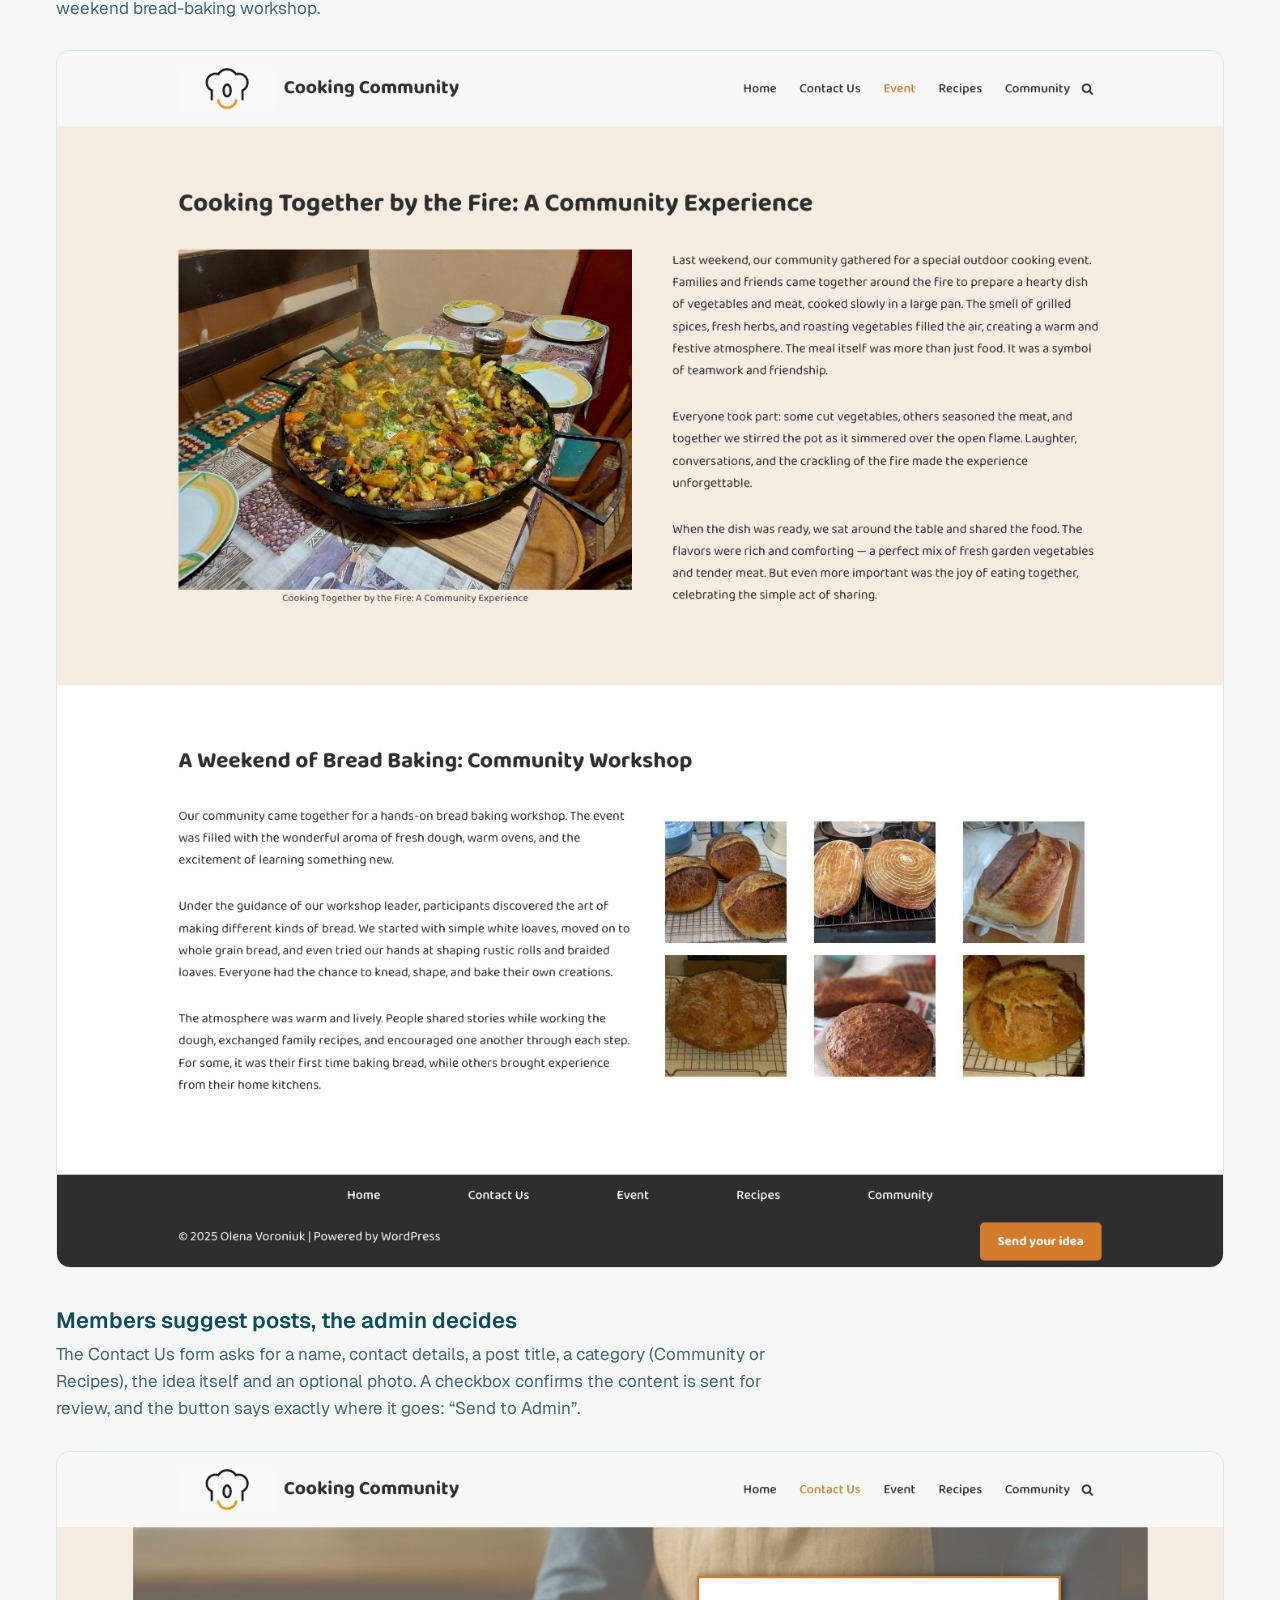
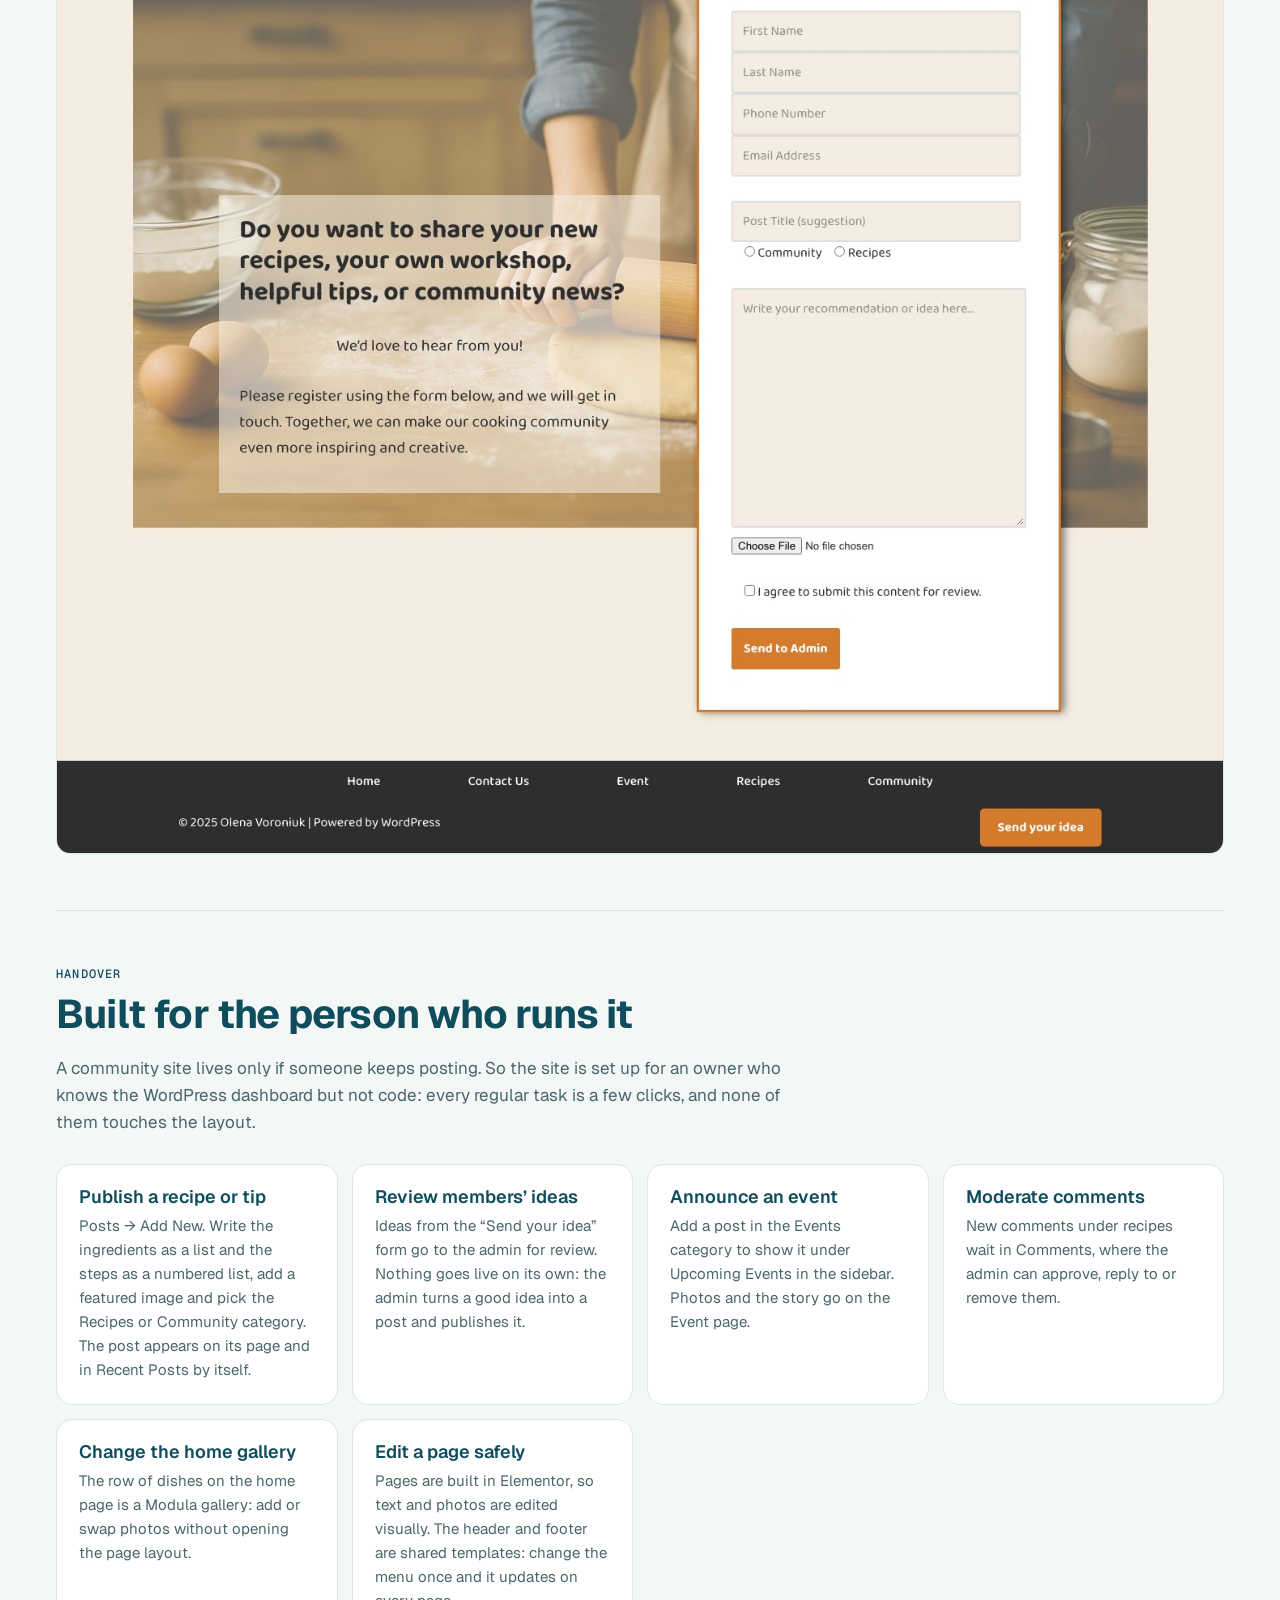
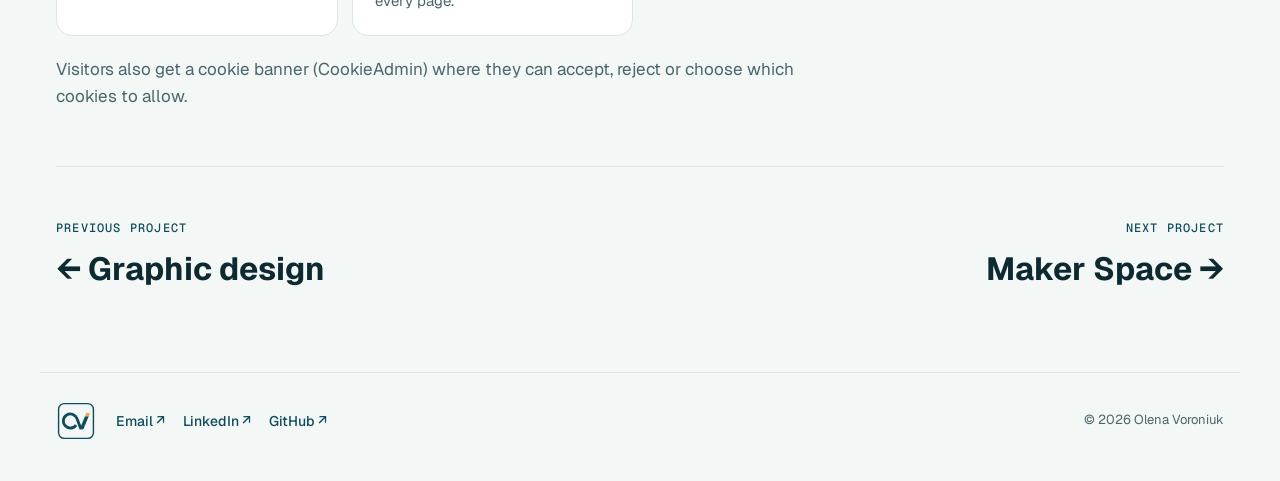
<file: work/cooking-community.html>
<!doctype html>
<html lang="en">
<head>
<meta charset="utf-8">
<meta name="viewport" content="width=device-width, initial-scale=1">
<title>Cooking Community · WordPress site · Olena Voroniuk</title>
<meta name="description" content="Cooking Community: a WordPress and Elementor site for home cooks, with recipes, events and a form for members' ideas, built so the owner can run it from the dashboard.">
<meta property="og:type" content="website">
<meta property="og:site_name" content="Olena Voroniuk">
<meta property="og:title" content="Cooking Community · WordPress site · Olena Voroniuk">
<meta property="og:description" content="Cooking Community: a WordPress and Elementor site for home cooks, with recipes, events and a form for members' ideas, built so the owner can run it from the dashboard.">
<meta property="og:url" content="https://olena-v.github.io/work/cooking-community.html">
<meta property="og:image" content="https://olena-v.github.io/assets/brand/og-image.png">
<meta property="og:image:width" content="1200">
<meta property="og:image:height" content="630">
<meta property="og:image:alt" content="OV logo with Olena Voroniuk, UI/UX Designer &amp; Front-End Developer">
<meta name="twitter:card" content="summary_large_image">
<link rel="canonical" href="https://olena-v.github.io/work/cooking-community.html">
<script>try{var t=localStorage.getItem('theme');if(t==='dark')document.documentElement.dataset.theme='dark'}catch(e){}</script>
<link rel="icon" href="../assets/brand/favicon.svg?v=2" type="image/svg+xml">
<link rel="icon" href="../assets/brand/favicon-32x32.png?v=2" sizes="32x32">
<link rel="apple-touch-icon" href="../assets/brand/apple-touch-icon.png?v=2">
<link rel="icon" href="../favicon.ico?v=2" sizes="any">
<link rel="manifest" href="../site.webmanifest">
<meta name="theme-color" content="#F3F7F6">
<link rel="preconnect" href="https://fonts.googleapis.com">
<link rel="preconnect" href="https://fonts.gstatic.com" crossorigin>
<link rel="stylesheet" href="https://fonts.googleapis.com/css2?family=Geist:wght@400;500;600;700&family=Geist+Mono:wght@400;500;600&display=swap">
<link rel="stylesheet" href="../css/style.css?v=20261123a">
</head>
<body>
<a class="skip" href="#main">Skip to content</a>
<header class="wrap top">
  <a class="brand" href="../index.html"><img class="full on-light" src="../assets/brand/ov-logo-color.svg?v=3" alt="Olena Voroniuk, UI/UX Designer &amp; Front-End Developer, home" width="530" height="96"><img class="full on-dark" src="../assets/brand/ov-logo-light.svg?v=3" alt="Olena Voroniuk, UI/UX Designer &amp; Front-End Developer, home" width="530" height="96"><img class="icon on-light" src="../assets/brand/ov-icon-color.svg" alt="Olena Voroniuk, home" width="36" height="36"><img class="icon on-dark" src="../assets/brand/ov-icon-light.svg" alt="Olena Voroniuk, home" width="36" height="36"></a>
  <div class="end"><nav aria-label="Main"><a href="../index.html">All work</a><a href="../index.html#dev">UX &amp; Web</a><a href="illustration.html">Graphic design</a><a href="../assets/Olena_Voroniuk_Resume.pdf" target="_blank" rel="noopener">Resume <span class="arr arr-ne" aria-hidden="true">↗</span><span class="sr-only"> (PDF, opens in a new tab)</span></a></nav><button class="theme-toggle" type="button" aria-pressed="false" aria-label="Dark theme"><svg class="sun" viewBox="0 0 24 24" fill="none" stroke="currentColor" stroke-width="2" stroke-linecap="round" aria-hidden="true"><circle cx="12" cy="12" r="4.5"/><path d="M12 2v2M12 20v2M4.9 4.9l1.4 1.4M17.7 17.7l1.4 1.4M2 12h2M20 12h2M4.9 19.1l1.4-1.4M17.7 6.3l1.4-1.4"/></svg><svg class="moon" viewBox="0 0 24 24" fill="none" stroke="currentColor" stroke-width="2" stroke-linecap="round" stroke-linejoin="round" aria-hidden="true"><path d="M20 14.5A8 8 0 1 1 9.5 4a6.5 6.5 0 0 0 10.5 10.5z"/></svg></button></div>
</header>

<main class="wrap" id="main">
  <div class="hero">
    <div>
      <div class="pills"><span class="pill hot">WordPress</span><span class="pill">Elementor</span></div>
      <h1>Cooking Community</h1>
      <p class="lede">A WordPress site for home cooks: recipes, cooking tips, community events and a form where members suggest their own posts. I set it up so an owner with no coding skills can run it from the WordPress dashboard.</p>
      <p class="note">The site runs on my local WordPress install, so there is no public link. The screenshots below are from that install.</p>
    </div>
    <div class="hero-img"><img src="../assets/img/cooking-home.jpg" alt="Cooking Community home page: a welcome message next to a whisk, rolling pin and wooden spoon, and a row of home-cooked dishes" width="1440" height="1100"></div>
  </div>

  <dl class="meta">
    <div><dt>Role</dt><dd>Site structure, content, layout in Elementor, WordPress setup</dd></div>
    <div><dt>Result</dt><dd>5-page WordPress site the owner runs from the dashboard</dd></div>
    <div><dt>Tools &amp; methods</dt><dd><ul class="tools"><li>WordPress</li><li>Elementor</li><li>Contact Form 7</li></ul></dd></div>
  </dl>

  <section class="block" aria-labelledby="s-structure">
    <span class="lbl">Structure</span>
    <h2 id="s-structure">Five pages, one clear job each</h2>
    <p class="prose">Home welcomes people and shows real dishes from the community. Recipes and Community collect posts by category, Event tells the story of past get-togethers, and Contact Us lets members send their own ideas. The same menu sits in the header and the footer, and a “Send your idea” button is on every page.</p>

    <h3 style="font-size:22px;font-weight:600;margin-top:40px">Recipes and tips, sorted by category</h3>
    <p class="prose" style="margin-top:8px">Every post is a card with a photo, title, date and a short summary. The sidebar lists upcoming events, recent posts and categories, and has a search box, so readers can move around without going back to the menu.</p>
    <div class="two" style="margin-top:20px">
      <figure><img src="../assets/img/cooking-recipes.jpg" alt="Recipes page: cards for Mushroom Soup, Spritz Cookies with Berry Jam and Grilled Fish Outdoors, with a sidebar of upcoming events, recent posts, categories and search" loading="lazy" width="1440" height="1247"><figcaption>Recipes</figcaption></figure>
      <figure><img src="../assets/img/cooking-community.jpg" alt="Community page: cards for tips on cooking with a round grill, choosing silicone bakeware and deep-fried pastries, with the same sidebar" loading="lazy" width="1440" height="1341"><figcaption>Community tips</figcaption></figure>
    </div>

    <h3 style="font-size:22px;font-weight:600;margin-top:40px">A recipe page that is easy to cook from</h3>
    <p class="prose" style="margin-top:8px">The dish photo sits behind the title, then the ingredients come as a list and the steps as a numbered list, so a cook can keep their place. Readers can leave a comment under each recipe.</p>
    <figure><img src="../assets/img/cooking-post.jpg" alt="Recipe page for Spritz Cookies with Berry Jam: a photo header with the title, a bulleted ingredients list and numbered instructions" loading="lazy" width="1440" height="1300"></figure>

    <h3 style="font-size:22px;font-weight:600;margin-top:40px">Events told as stories</h3>
    <p class="prose" style="margin-top:8px">Each event gets its own block with photos and a short story: a dinner cooked over a fire, a weekend bread-baking workshop.</p>
    <figure><img src="../assets/img/cooking-event.jpg" alt="Event page: Cooking Together by the Fire with a photo of a large pan of vegetables and meat, and A Weekend of Bread Baking with a grid of six loaves" loading="lazy" width="1440" height="1501"></figure>

    <h3 style="font-size:22px;font-weight:600;margin-top:40px">Members suggest posts, the admin decides</h3>
    <p class="prose" style="margin-top:8px">The Contact Us form asks for a name, contact details, a post title, a category (Community or Recipes), the idea itself and an optional photo. A checkbox confirms the content is sent for review, and the button says exactly where it goes: “Send to Admin”.</p>
    <figure><img src="../assets/img/cooking-contact.jpg" alt="Contact Us page: an invitation to share recipes, workshops, tips or news next to a form with name, phone, email, post title, a Community or Recipes choice, a message, a file upload, a review checkbox and a Send to Admin button" loading="lazy" width="1440" height="1237"></figure>
  </section>

  <section class="block" aria-labelledby="s-admin">
    <span class="lbl">Handover</span>
    <h2 id="s-admin">Built for the person who runs it</h2>
    <p class="prose">A community site lives only if someone keeps posting. So the site is set up for an owner who knows the WordPress dashboard but not code: every regular task is a few clicks, and none of them touches the layout.</p>
    <ul class="cards">
      <li><h3>Publish a recipe or tip</h3><p>Posts → Add New. Write the ingredients as a list and the steps as a numbered list, add a featured image and pick the Recipes or Community category. The post appears on its page and in Recent Posts by itself.</p></li>
      <li><h3>Review members’ ideas</h3><p>Ideas from the “Send your idea” form go to the admin for review. Nothing goes live on its own: the admin turns a good idea into a post and publishes it.</p></li>
      <li><h3>Announce an event</h3><p>Add a post in the Events category to show it under Upcoming Events in the sidebar. Photos and the story go on the Event page.</p></li>
      <li><h3>Moderate comments</h3><p>New comments under recipes wait in Comments, where the admin can approve, reply to or remove them.</p></li>
      <li><h3>Change the home gallery</h3><p>The row of dishes on the home page is a Modula gallery: add or swap photos without opening the page layout.</p></li>
      <li><h3>Edit a page safely</h3><p>Pages are built in Elementor, so text and photos are edited visually. The header and footer are shared templates: change the menu once and it updates on every page.</p></li>
    </ul>
    <p class="prose" style="margin-top:20px">Visitors also get a cookie banner (CookieAdmin) where they can accept, reject or choose which cookies to allow.</p>
  </section>

  <nav class="next" aria-label="More projects">
    <a class="prev" href="illustration.html"><span class="lbl">Previous project</span><span class="big">← Graphic design</span></a>
    <a class="nxt" href="maker-space.html"><span class="lbl">Next project</span><span class="big">Maker Space →</span></a>
  </nav>
</main>
<footer class="wrap site">
  <div class="foot-brand"><a class="foot-logo" href="../index.html"><img class="only-light" src="../assets/brand/ov-icon-color.svg" alt="Olena Voroniuk, back to top"  width="40" height="40"><img class="only-dark" src="../assets/brand/ov-icon-light.svg" alt="Olena Voroniuk, back to top" width="40" height="40"></a>
  <nav class="foot-links" aria-label="Contact">
    <a href="mailto:olena.voroniuk2@gmail.com">Email <span class="arr arr-ne" aria-hidden="true">↗</span></a>
    <a href="https://www.linkedin.com/in/olena-voroniuk-216633222/">LinkedIn <span class="arr arr-ne" aria-hidden="true">↗</span></a>
    <a href="https://github.com/olena-v">GitHub <span class="arr arr-ne" aria-hidden="true">↗</span></a>
  </nav>
  </div>
  <span class="copy">© 2026 Olena Voroniuk</span>
</footer>
<script src="../js/main.js?v=6"></script>
</body>
</html>
</file>
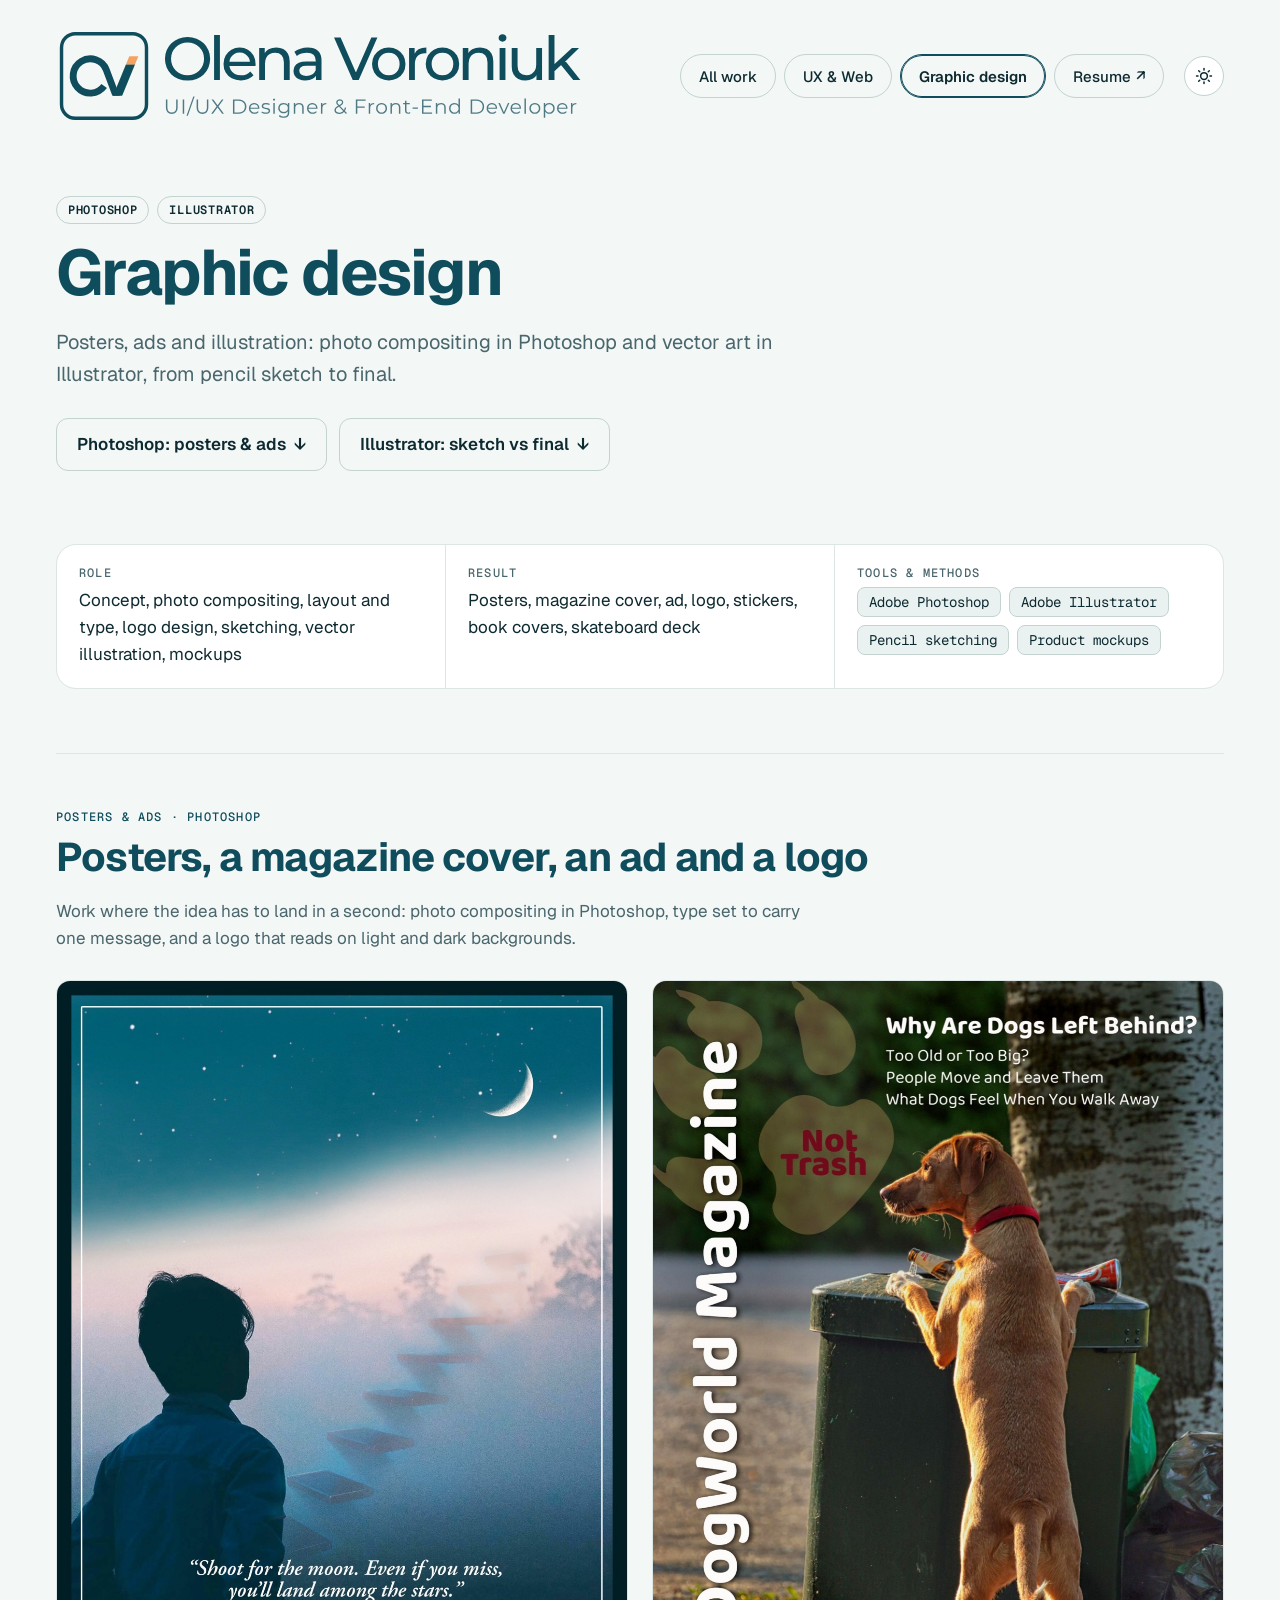
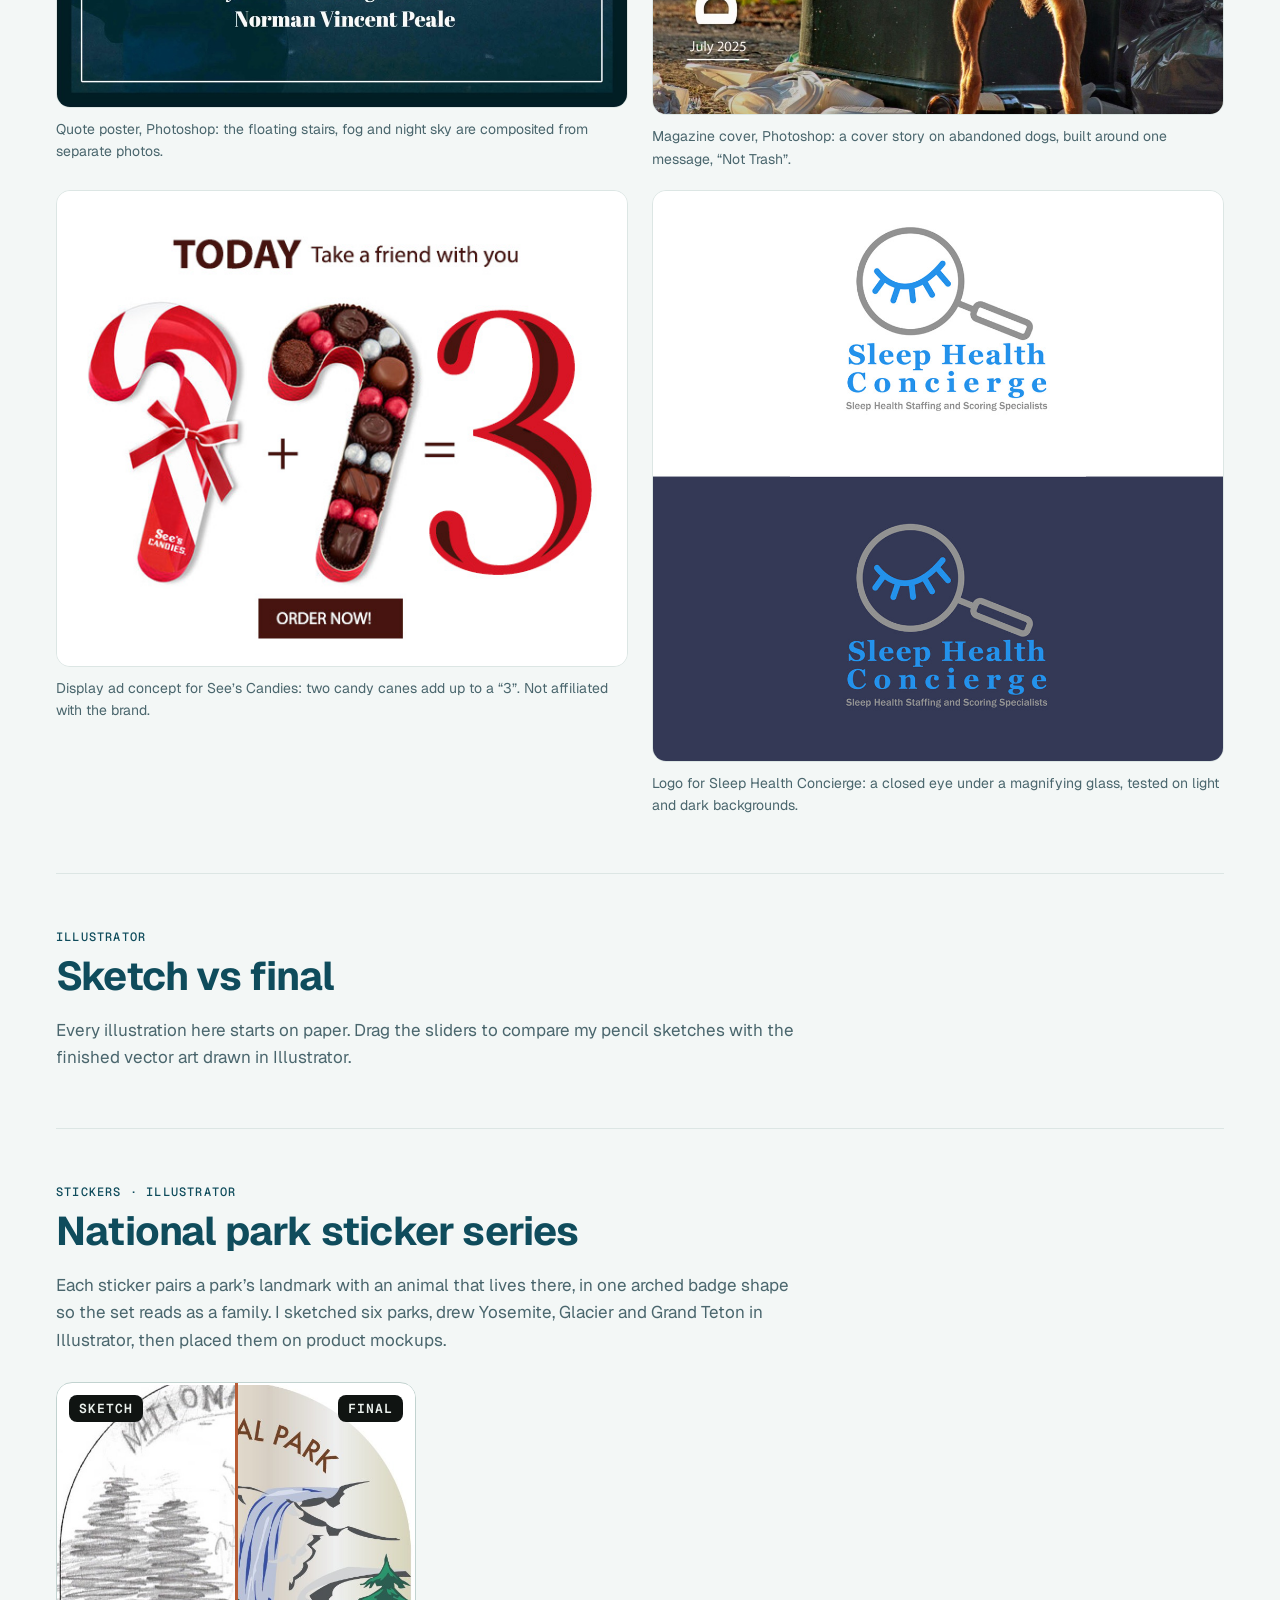
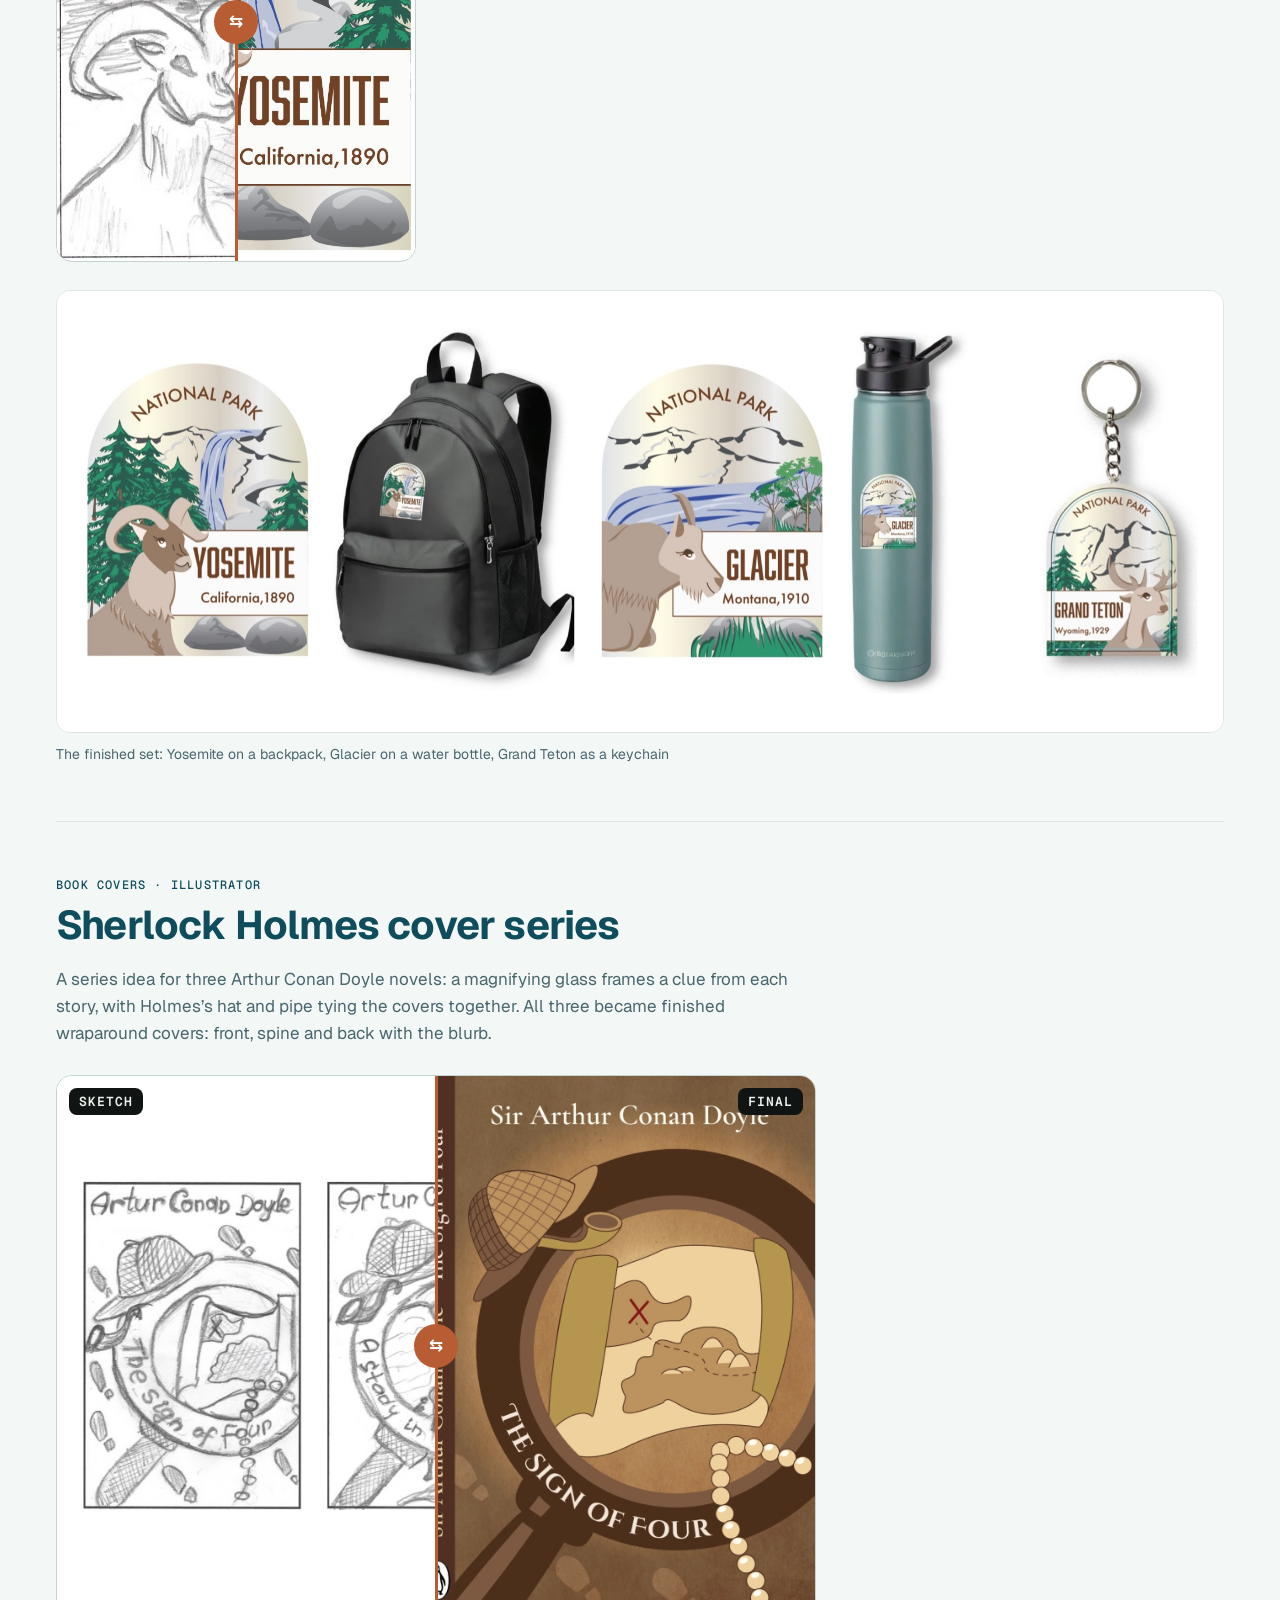
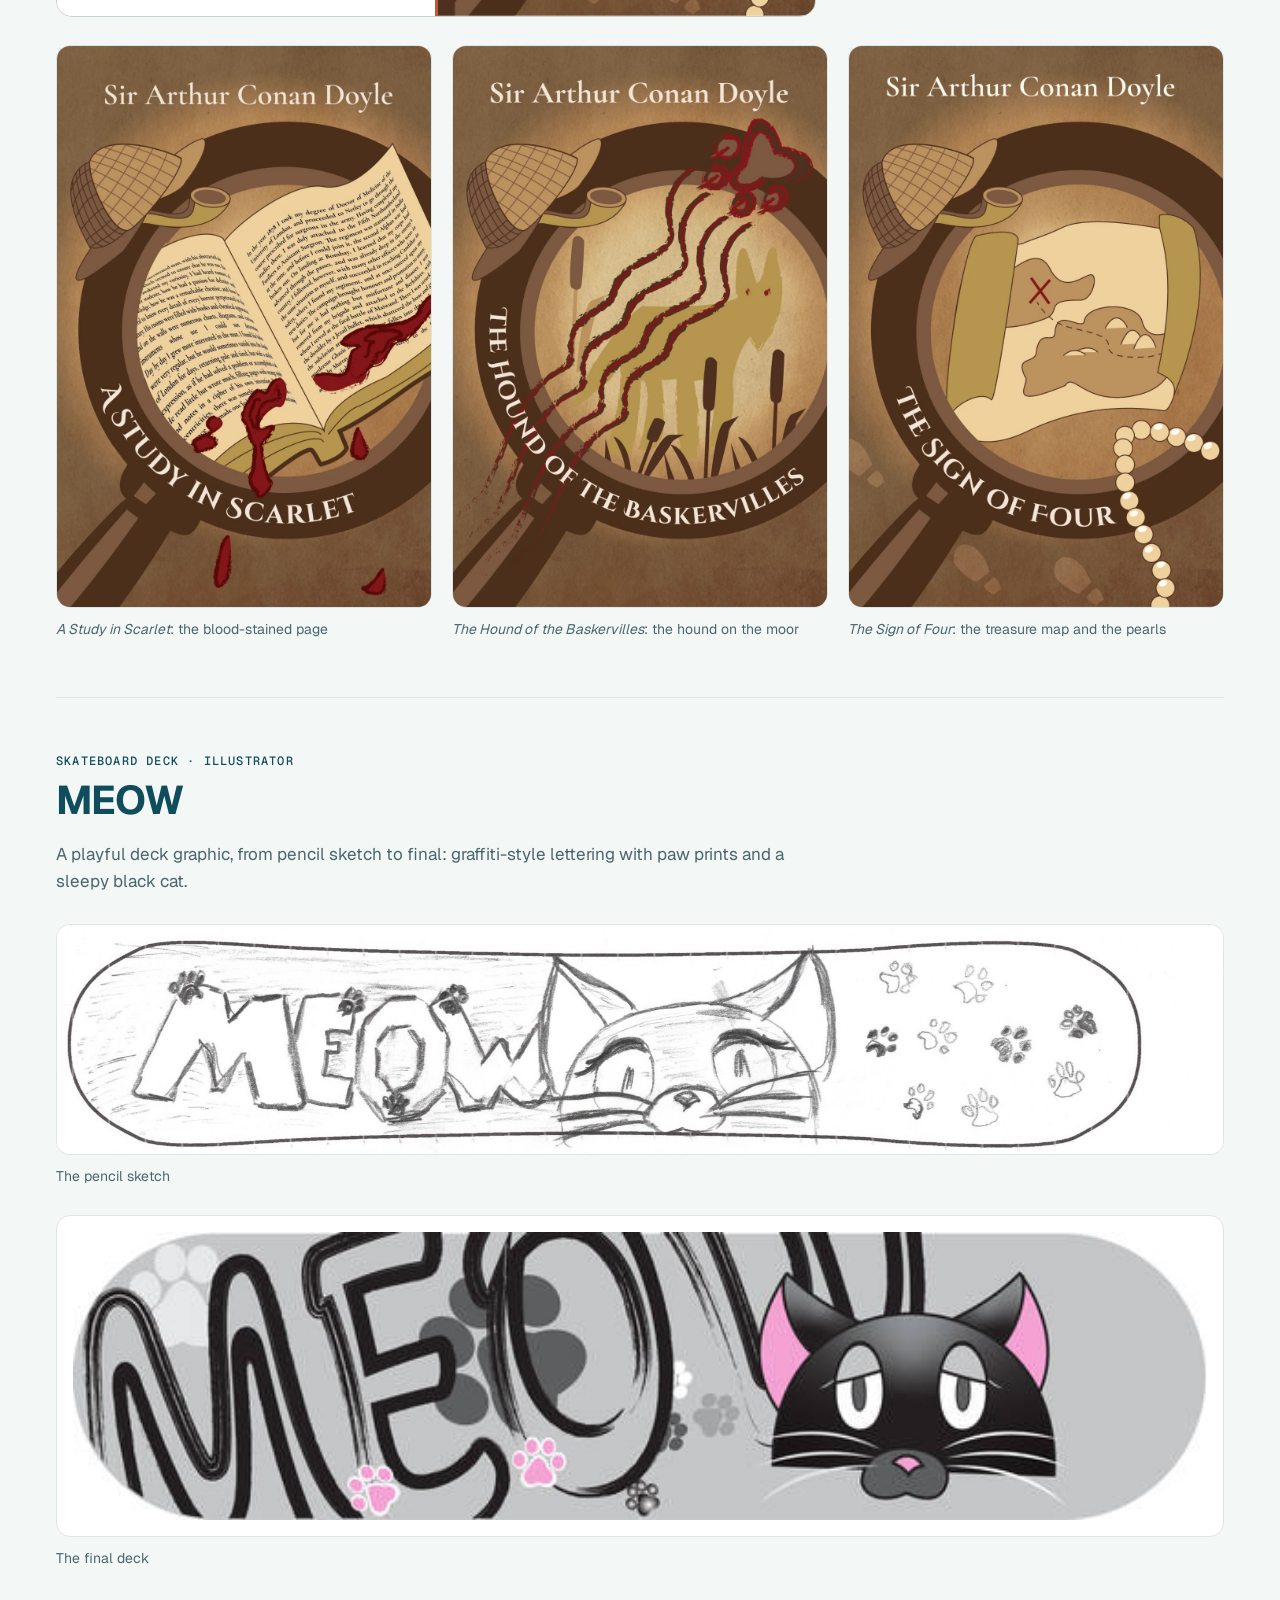
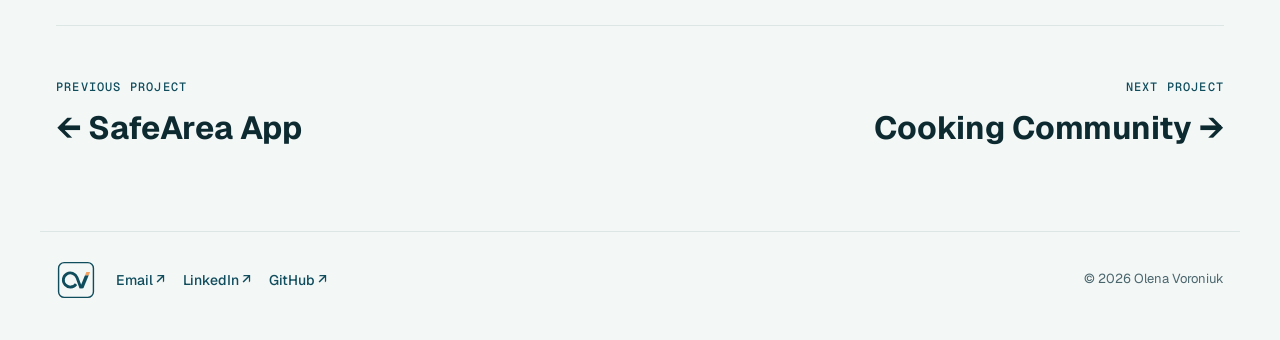
<file: work/illustration.html>
<!doctype html>
<html lang="en">
<head>
<meta charset="utf-8">
<meta name="viewport" content="width=device-width, initial-scale=1">
<title>Graphic design · Photoshop &amp; Illustrator · Olena Voroniuk</title>
<meta name="description" content="Graphic design by Olena Voroniuk: posters, a magazine cover, an ad and a logo in Photoshop; stickers, book covers and a skateboard deck in Illustrator, from pencil sketch to final.">
<meta property="og:type" content="website">
<meta property="og:site_name" content="Olena Voroniuk">
<meta property="og:title" content="Graphic design · Photoshop &amp; Illustrator · Olena Voroniuk">
<meta property="og:description" content="Graphic design by Olena Voroniuk: posters, a magazine cover, an ad and a logo in Photoshop; stickers, book covers and a skateboard deck in Illustrator, from pencil sketch to final.">
<meta property="og:url" content="https://olena-v.github.io/work/illustration.html">
<meta property="og:image" content="https://olena-v.github.io/assets/brand/og-image.png">
<meta property="og:image:width" content="1200">
<meta property="og:image:height" content="630">
<meta property="og:image:alt" content="OV logo with Olena Voroniuk, UI/UX Designer &amp; Front-End Developer">
<meta name="twitter:card" content="summary_large_image">
<link rel="canonical" href="https://olena-v.github.io/work/illustration.html">
<script>try{var t=localStorage.getItem('theme');if(t==='dark')document.documentElement.dataset.theme='dark'}catch(e){}</script>
<link rel="icon" href="../assets/brand/favicon.svg?v=2" type="image/svg+xml">
<link rel="icon" href="../assets/brand/favicon-32x32.png?v=2" sizes="32x32">
<link rel="apple-touch-icon" href="../assets/brand/apple-touch-icon.png?v=2">
<link rel="icon" href="../favicon.ico?v=2" sizes="any">
<link rel="manifest" href="../site.webmanifest">
<meta name="theme-color" content="#F3F7F6">
<link rel="preconnect" href="https://fonts.googleapis.com">
<link rel="preconnect" href="https://fonts.gstatic.com" crossorigin>
<link rel="stylesheet" href="https://fonts.googleapis.com/css2?family=Geist:wght@400;500;600;700&family=Geist+Mono:wght@400;500;600&display=swap">
<link rel="stylesheet" href="../css/style.css?v=20261123a">
</head>
<body>
<a class="skip" href="#main">Skip to content</a>
<header class="wrap top">
  <a class="brand" href="../index.html"><img class="full on-light" src="../assets/brand/ov-logo-color.svg?v=3" alt="Olena Voroniuk, UI/UX Designer &amp; Front-End Developer, home" width="530" height="96"><img class="full on-dark" src="../assets/brand/ov-logo-light.svg?v=3" alt="Olena Voroniuk, UI/UX Designer &amp; Front-End Developer, home" width="530" height="96"><img class="icon on-light" src="../assets/brand/ov-icon-color.svg" alt="Olena Voroniuk, home" width="36" height="36"><img class="icon on-dark" src="../assets/brand/ov-icon-light.svg" alt="Olena Voroniuk, home" width="36" height="36"></a>
  <div class="end"><nav aria-label="Main"><a href="../index.html">All work</a><a href="../index.html#dev">UX &amp; Web</a><a href="illustration.html" aria-current="page">Graphic design</a><a href="../assets/Olena_Voroniuk_Resume.pdf" target="_blank" rel="noopener">Resume <span class="arr arr-ne" aria-hidden="true">↗</span><span class="sr-only"> (PDF, opens in a new tab)</span></a></nav><button class="theme-toggle" type="button" aria-pressed="false" aria-label="Dark theme"><svg class="sun" viewBox="0 0 24 24" fill="none" stroke="currentColor" stroke-width="2" stroke-linecap="round" aria-hidden="true"><circle cx="12" cy="12" r="4.5"/><path d="M12 2v2M12 20v2M4.9 4.9l1.4 1.4M17.7 17.7l1.4 1.4M2 12h2M20 12h2M4.9 19.1l1.4-1.4M17.7 6.3l1.4-1.4"/></svg><svg class="moon" viewBox="0 0 24 24" fill="none" stroke="currentColor" stroke-width="2" stroke-linecap="round" stroke-linejoin="round" aria-hidden="true"><path d="M20 14.5A8 8 0 1 1 9.5 4a6.5 6.5 0 0 0 10.5 10.5z"/></svg></button></div>
</header>

<main class="wrap" id="main">
  <div class="hero" style="grid-template-columns:minmax(0,1fr)">
    <div>
      <div class="pills"><span class="pill">Photoshop</span><span class="pill">Illustrator</span></div>
      <h1>Graphic design</h1>
      <p class="lede">Posters, ads and illustration: photo compositing in Photoshop and vector art in Illustrator, from pencil sketch to final.</p>
      <div class="actions">
        <a class="btn" href="#photoshop">Photoshop: posters &amp; ads <span class="arr arr-s" aria-hidden="true">↓</span></a>
        <a class="btn" href="#illustrator">Illustrator: sketch vs final <span class="arr arr-s" aria-hidden="true">↓</span></a>
      </div>
    </div>
  </div>

  <dl class="meta">
    <div><dt>Role</dt><dd>Concept, photo compositing, layout and type, logo design, sketching, vector illustration, mockups</dd></div>
    <div><dt>Result</dt><dd>Posters, magazine cover, ad, logo, stickers, book covers, skateboard deck</dd></div>
    <div><dt>Tools &amp; methods</dt><dd><ul class="tools"><li>Adobe Photoshop</li><li>Adobe Illustrator</li><li>Pencil sketching</li><li>Product mockups</li></ul></dd></div>
  </dl>

  <section class="block" id="photoshop" aria-labelledby="s-photoshop">
    <span class="lbl">Posters &amp; ads · Photoshop</span>
    <h2 id="s-photoshop">Posters, a magazine cover, an ad and a logo</h2>
    <p class="prose">Work where the idea has to land in a second: photo compositing in Photoshop, type set to carry one message, and a logo that reads on light and dark backgrounds.</p>
    <div class="two" style="margin-top:28px;align-items:start">
      <figure><img src="../assets/img/gd-moon-poster.jpg" alt="Poster: a silhouetted boy watches floating stairs rise through pink fog toward a crescent moon, with the quote Shoot for the moon. Even if you miss, you’ll land among the stars, by Norman Vincent Peale" loading="lazy" width="1100" height="1400"><figcaption>Quote poster, Photoshop: the floating stairs, fog and night sky are composited from separate photos.</figcaption></figure>
      <figure><img src="../assets/img/gd-dogworld-cover.jpg" alt="DogWorld Magazine cover, July 2025: a dog stands on its hind legs at a street trash bin, with the headline Why Are Dogs Left Behind? and the words Not Trash inside a large paw print" loading="lazy" width="1089" height="1400"><figcaption>Magazine cover, Photoshop: a cover story on abandoned dogs, built around one message, “Not Trash”.</figcaption></figure>
    </div>
    <div class="two" style="margin-top:20px;align-items:start">
      <figure><img src="../assets/img/gd-sees-candies-ad.jpg" alt="Display ad: a wrapped candy cane plus a candy cane filled with chocolates equals a large number 3, with the headline Today, take a friend with you and an Order now button" loading="lazy" width="600" height="500"><figcaption>Display ad concept for See’s Candies: two candy canes add up to a “3”. Not affiliated with the brand.</figcaption></figure>
      <figure><img src="../assets/img/gd-sleep-logo.jpg" alt="Sleep Health Concierge logo: a closed eye inside a magnifying glass above the name and the tagline Sleep Health Staffing and Scoring Specialists, shown on white and on navy" loading="lazy" width="1080" height="1080"><figcaption>Logo for Sleep Health Concierge: a closed eye under a magnifying glass, tested on light and dark backgrounds.</figcaption></figure>
    </div>
  </section>

  <section class="block" id="illustrator" aria-labelledby="s-illustrator">
    <span class="lbl">Illustrator</span>
    <h2 id="s-illustrator">Sketch vs final</h2>
    <p class="prose">Every illustration here starts on paper. Drag the sliders to compare my pencil sketches with the finished vector art drawn in Illustrator.</p>
  </section>

  <section class="block" id="stickers" aria-labelledby="s-stickers">
    <span class="lbl">Stickers · Illustrator</span>
    <h2 id="s-stickers">National park sticker series</h2>
    <p class="prose">Each sticker pairs a park’s landmark with an animal that lives there, in one arched badge shape so the set reads as a family. I sketched six parks, drew Yosemite, Glacier and Grand Teton in Illustrator, then placed them on product mockups.</p>
    <div class="compare" style="--ratio:3/4;max-width:360px">
      <img src="../assets/img/yosemite-sketch.jpg" alt="Pencil sketch of the Yosemite sticker: a bighorn sheep, pine trees and a waterfall">
      <img class="after" src="../assets/img/yosemite-final.jpg" alt="Finished Yosemite sticker in colour">
      <span class="tag l">Sketch</span><span class="tag r">Final</span>
      <span class="bar" aria-hidden="true"></span><span class="knob" aria-hidden="true">⇆</span>
      <input type="range" min="0" max="100" value="50" aria-label="Compare Yosemite sticker: sketch on the left, final on the right">
    </div>
    <figure><img src="../assets/img/stickers-set-mockups.jpg" alt="The finished stickers, each shown large next to its product mockup: Yosemite beside a backpack with the sticker, Glacier beside a water bottle with the sticker, and Grand Teton as a keychain" loading="lazy" width="2000" height="756"><figcaption>The finished set: Yosemite on a backpack, Glacier on a water bottle, Grand Teton as a keychain</figcaption></figure>
  </section>

  <section class="block" id="book" aria-labelledby="s-book">
    <span class="lbl">Book covers · Illustrator</span>
    <h2 id="s-book">Sherlock Holmes cover series</h2>
    <p class="prose">A series idea for three Arthur Conan Doyle novels: a magnifying glass frames a clue from each story, with Holmes’s hat and pipe tying the covers together. All three became finished wraparound covers: front, spine and back with the blurb.</p>
    <div class="compare" style="--ratio:1800/1283;max-width:760px">
      <img src="../assets/img/book-sketch.jpg" alt="Pencil sketches of three Sherlock Holmes covers built around a magnifying glass: The Sign of Four, A Study in Scarlet and The Hound of the Baskervilles">
      <img class="after" src="../assets/img/book-cover-final.jpg" alt="Finished wraparound cover for The Sign of Four: back with the blurb, spine and front">
      <span class="tag l">Sketch</span><span class="tag r">Final</span>
      <span class="bar" aria-hidden="true"></span><span class="knob" aria-hidden="true">⇆</span>
      <input type="range" min="0" max="100" value="50" aria-label="Compare book covers: sketches on the left, final cover on the right">
    </div>
    <div class="three" style="margin-top:28px">
      <figure><img src="../assets/img/book-front-scarlet.jpg" alt="Front cover of A Study in Scarlet: an open book with blood stains inside the magnifying glass" loading="lazy" width="950" height="1426"><figcaption><em>A Study in Scarlet</em>: the blood-stained page</figcaption></figure>
      <figure><img src="../assets/img/book-front-hound.jpg" alt="Front cover of The Hound of the Baskervilles: a ghostly hound among reeds, with bloody claw marks across the magnifying glass" loading="lazy" width="950" height="1426"><figcaption><em>The Hound of the Baskervilles</em>: the hound on the moor</figcaption></figure>
      <figure><img src="../assets/img/book-front-four.jpg" alt="Front cover of The Sign of Four: a treasure map with a red X inside the magnifying glass and a string of pearls" loading="lazy" width="950" height="1426"><figcaption><em>The Sign of Four</em>: the treasure map and the pearls</figcaption></figure>
    </div>
  </section>

  <section class="block" aria-labelledby="s-skate">
    <span class="lbl">Skateboard deck · Illustrator</span>
    <h2 id="s-skate">MEOW</h2>
    <p class="prose">A playful deck graphic, from pencil sketch to final: graffiti-style lettering with paw prints and a sleepy black cat.</p>
    <figure><img src="../assets/img/skate-sketch-meow.jpg" alt="Pencil sketch of the MEOW deck: paw prints, a sleepy cat face and the block letters MEOW" loading="lazy" width="1880" height="370" style="background:#fff"><figcaption>The pencil sketch</figcaption></figure>
    <figure style="margin-top:28px"><img src="../assets/img/skateboard-meow.jpg" alt="Skateboard deck graphic with the word MEOW in graffiti letters, paw prints and a black cat" loading="lazy" width="620" height="157" style="background:#fff;padding:16px"><figcaption>The final deck</figcaption></figure>
  </section>

  <nav class="next" aria-label="More projects">
    <a class="prev" href="safearea.html"><span class="lbl">Previous project</span><span class="big">← SafeArea App</span></a>
    <a class="nxt" href="cooking-community.html"><span class="lbl">Next project</span><span class="big">Cooking Community →</span></a>
  </nav>
</main>
<footer class="wrap site">
  <div class="foot-brand"><a class="foot-logo" href="../index.html"><img class="only-light" src="../assets/brand/ov-icon-color.svg" alt="Olena Voroniuk, back to top"  width="40" height="40"><img class="only-dark" src="../assets/brand/ov-icon-light.svg" alt="Olena Voroniuk, back to top" width="40" height="40"></a>
  <nav class="foot-links" aria-label="Contact">
    <a href="mailto:olena.voroniuk2@gmail.com">Email <span class="arr arr-ne" aria-hidden="true">↗</span></a>
    <a href="https://www.linkedin.com/in/olena-voroniuk-216633222/">LinkedIn <span class="arr arr-ne" aria-hidden="true">↗</span></a>
    <a href="https://github.com/olena-v">GitHub <span class="arr arr-ne" aria-hidden="true">↗</span></a>
  </nav>
  </div>
  <span class="copy">© 2026 Olena Voroniuk</span>
</footer>
<script src="../js/main.js?v=6"></script>
</body>
</html>
</file>
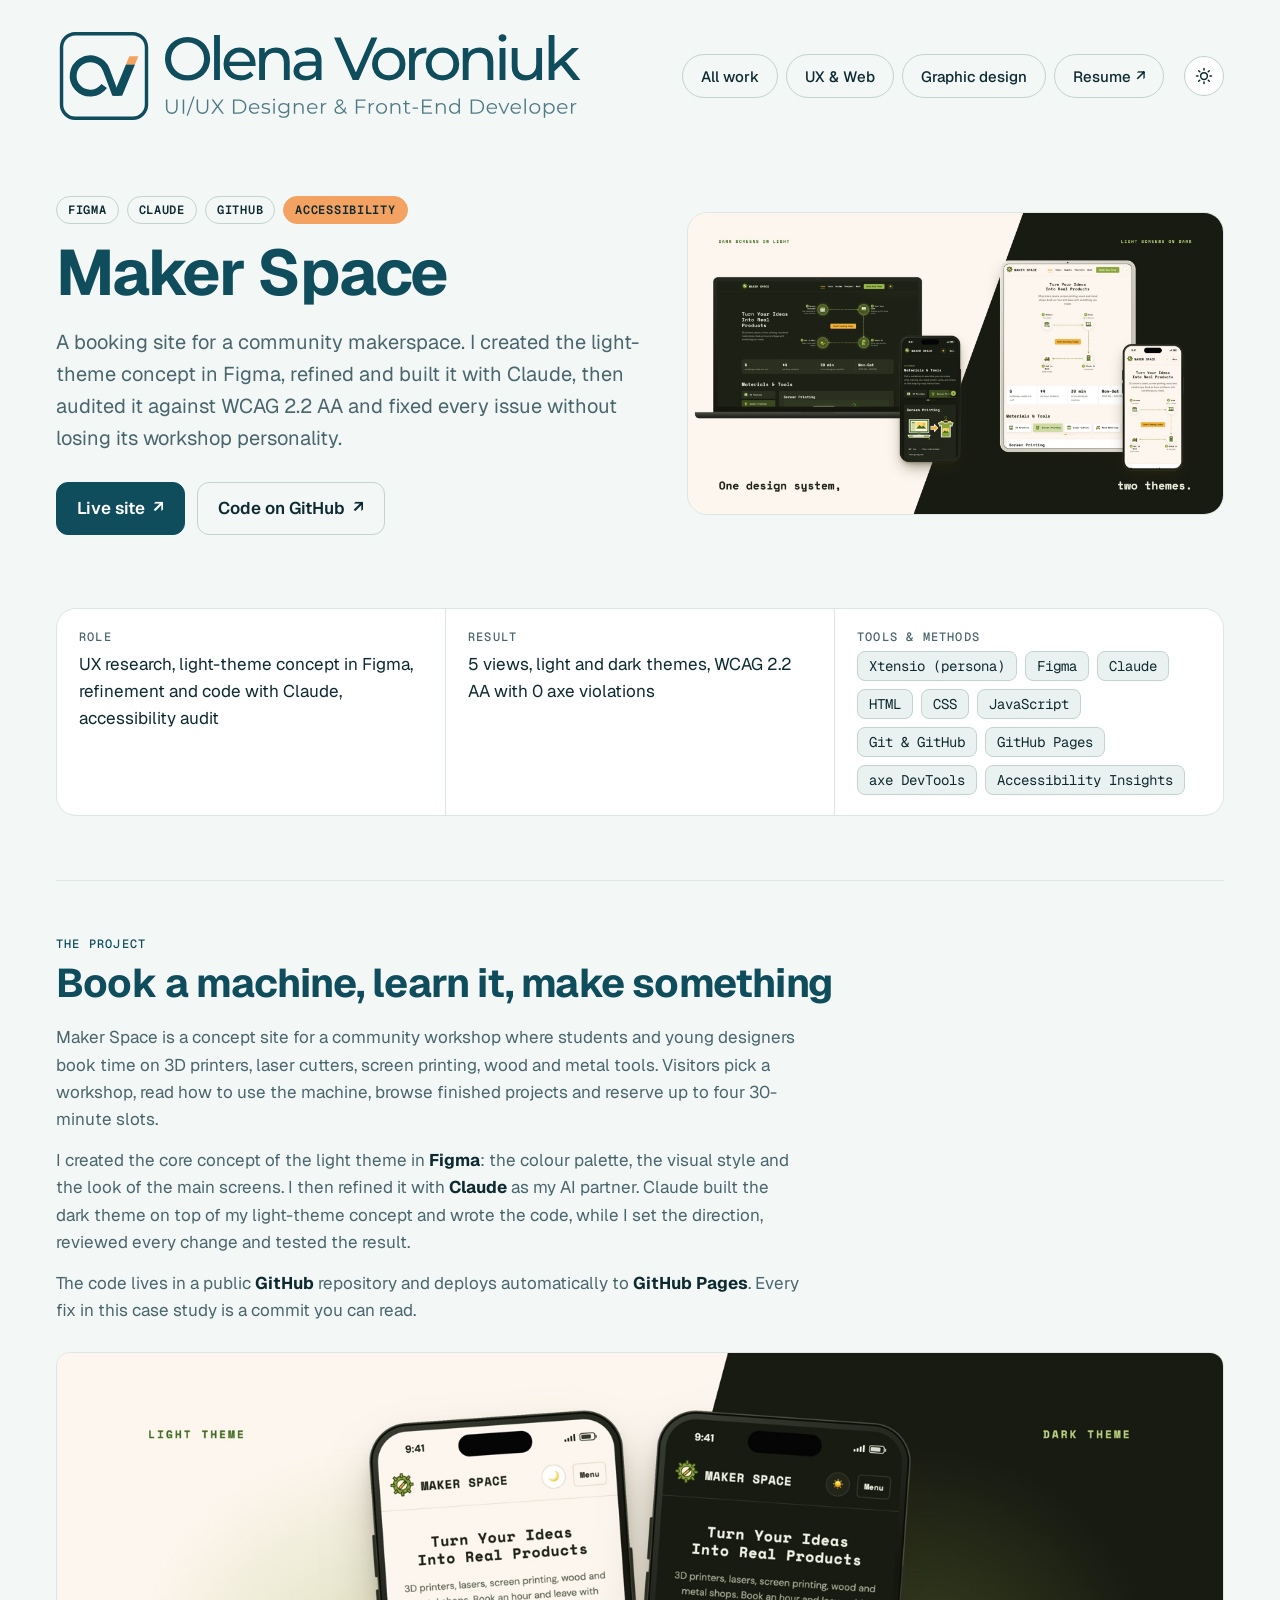
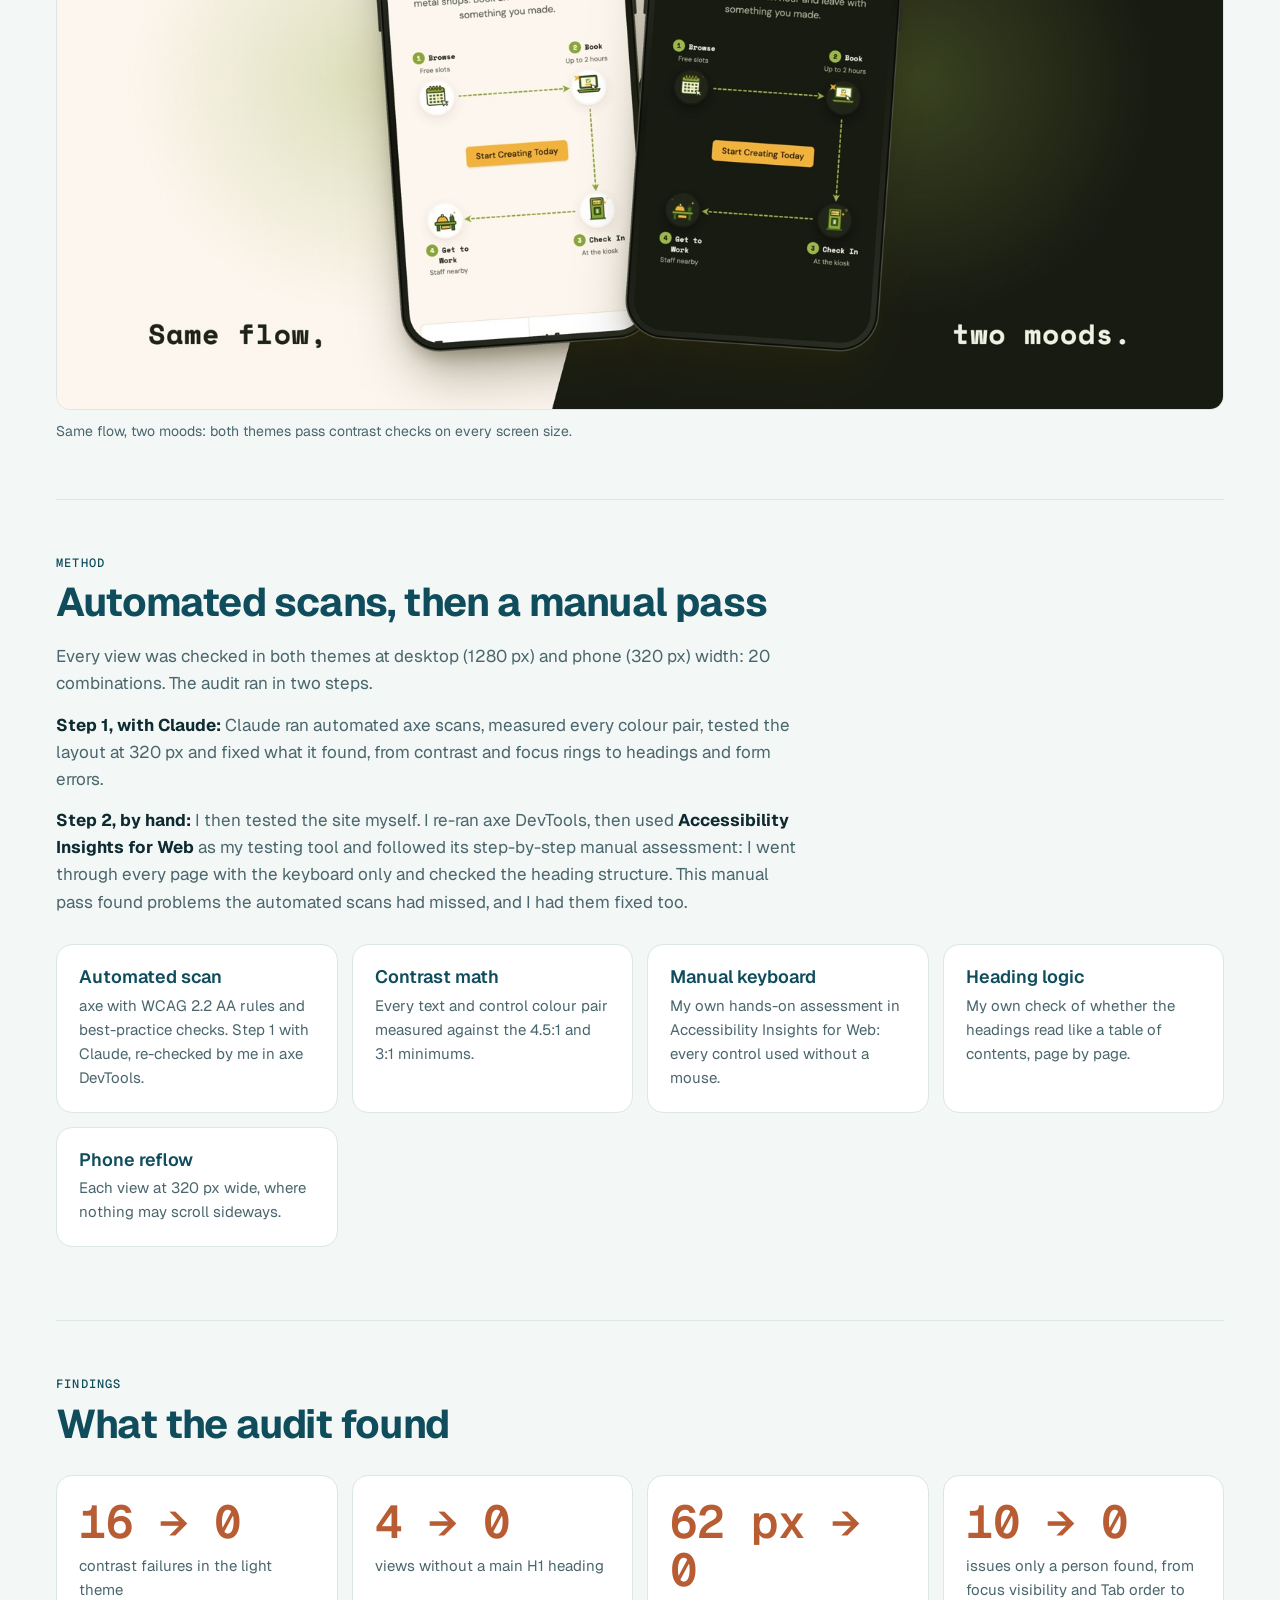
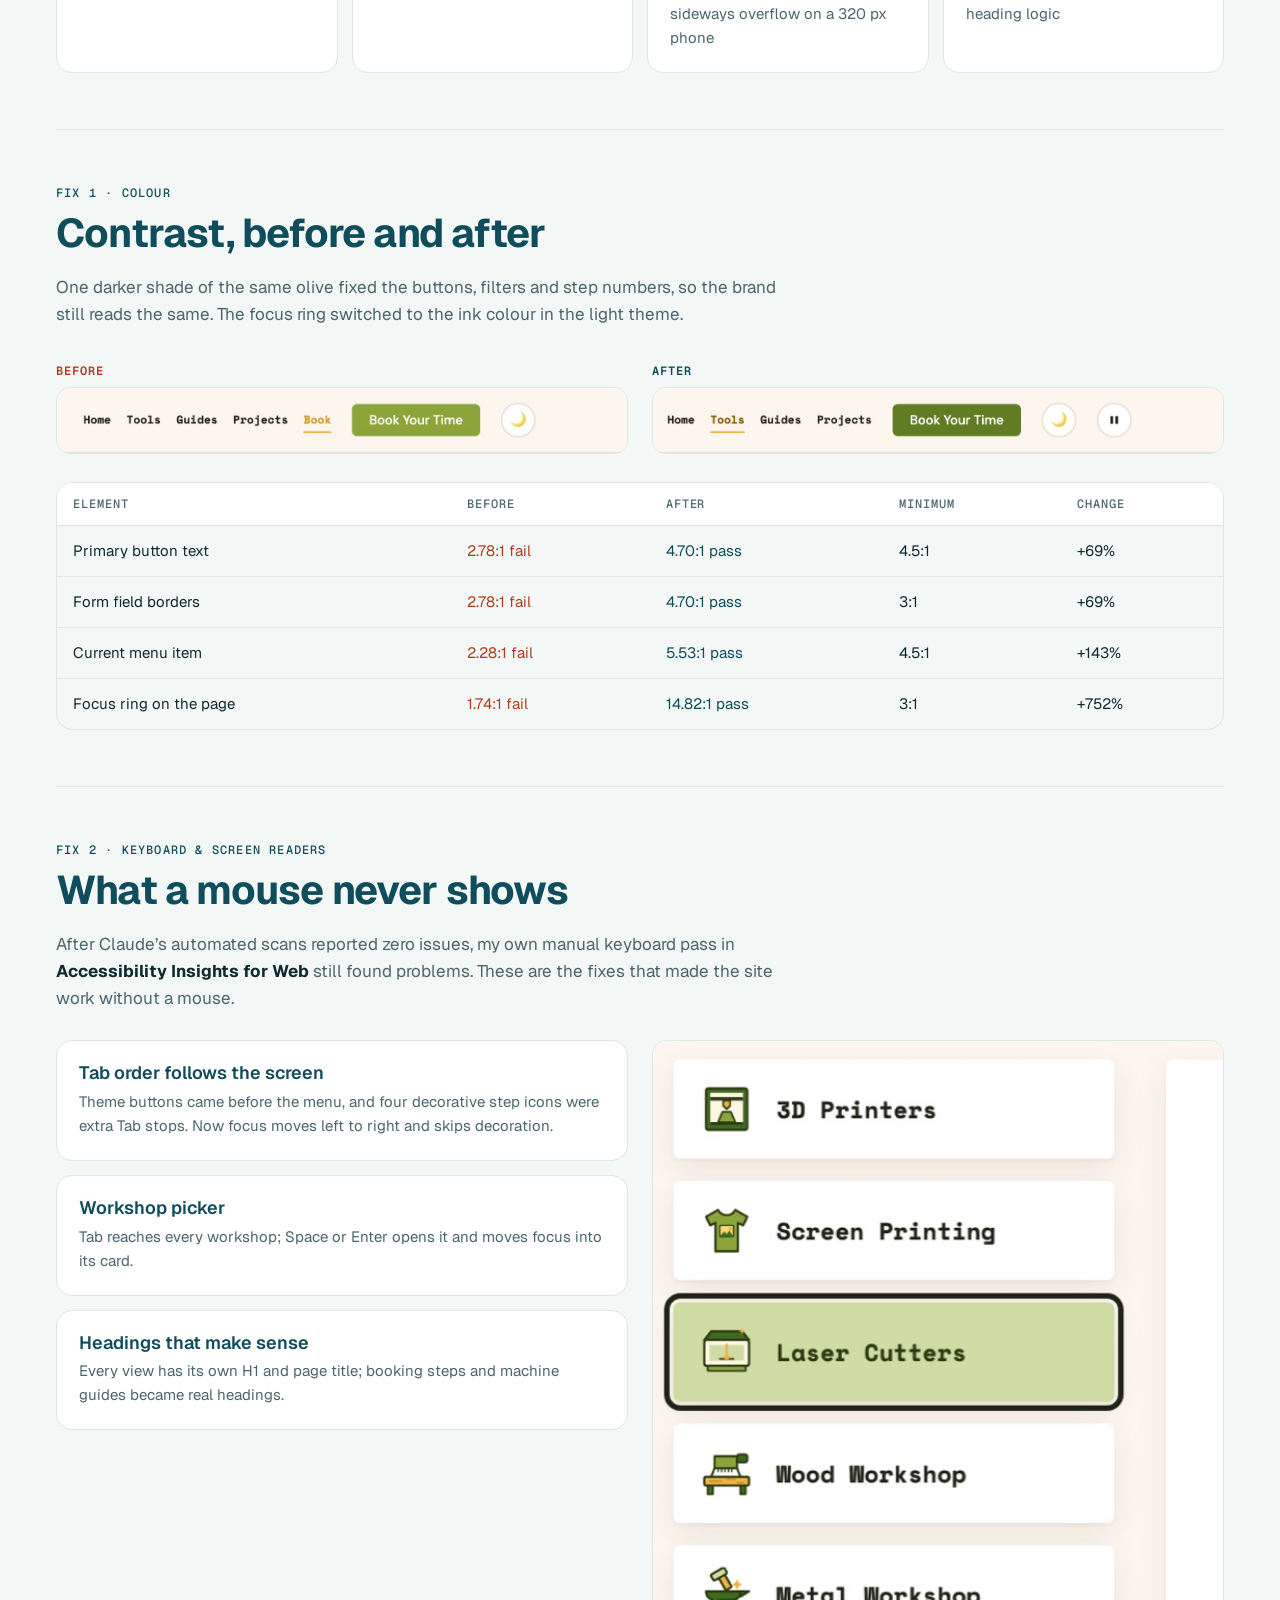
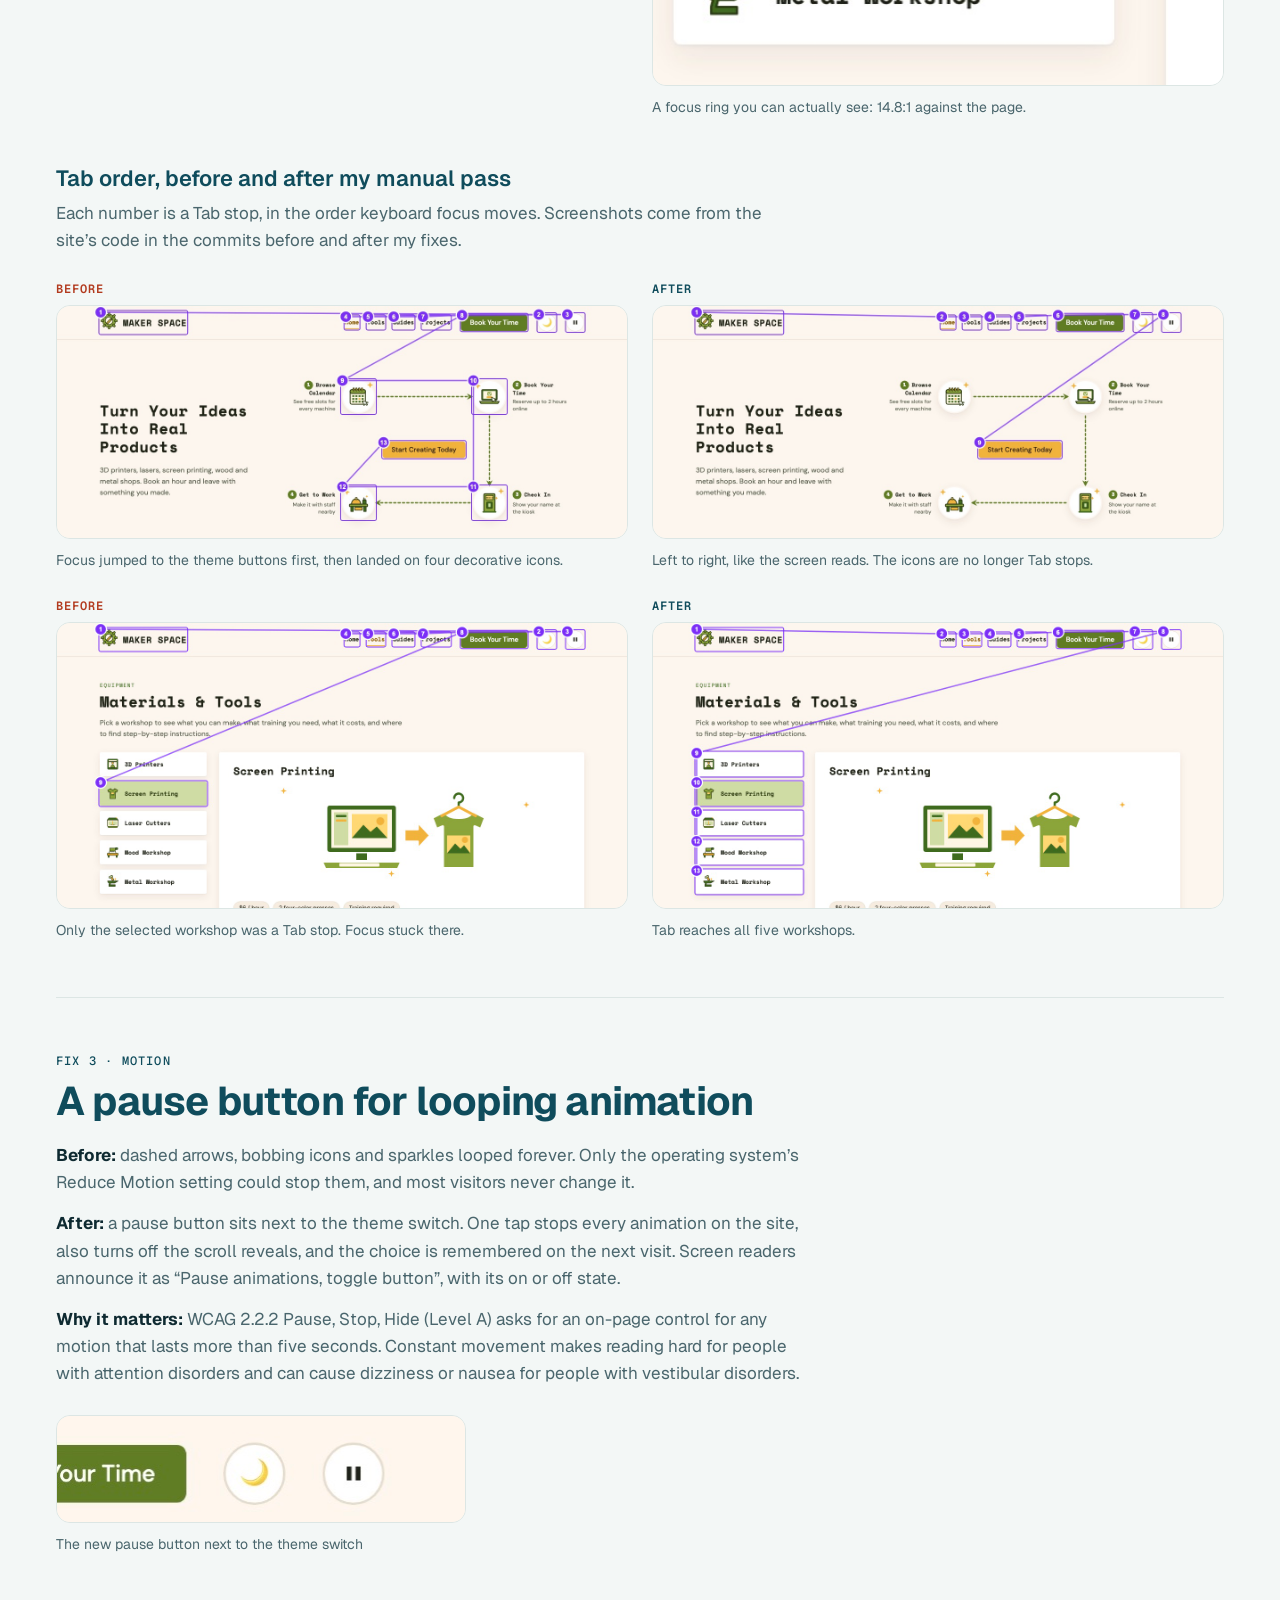
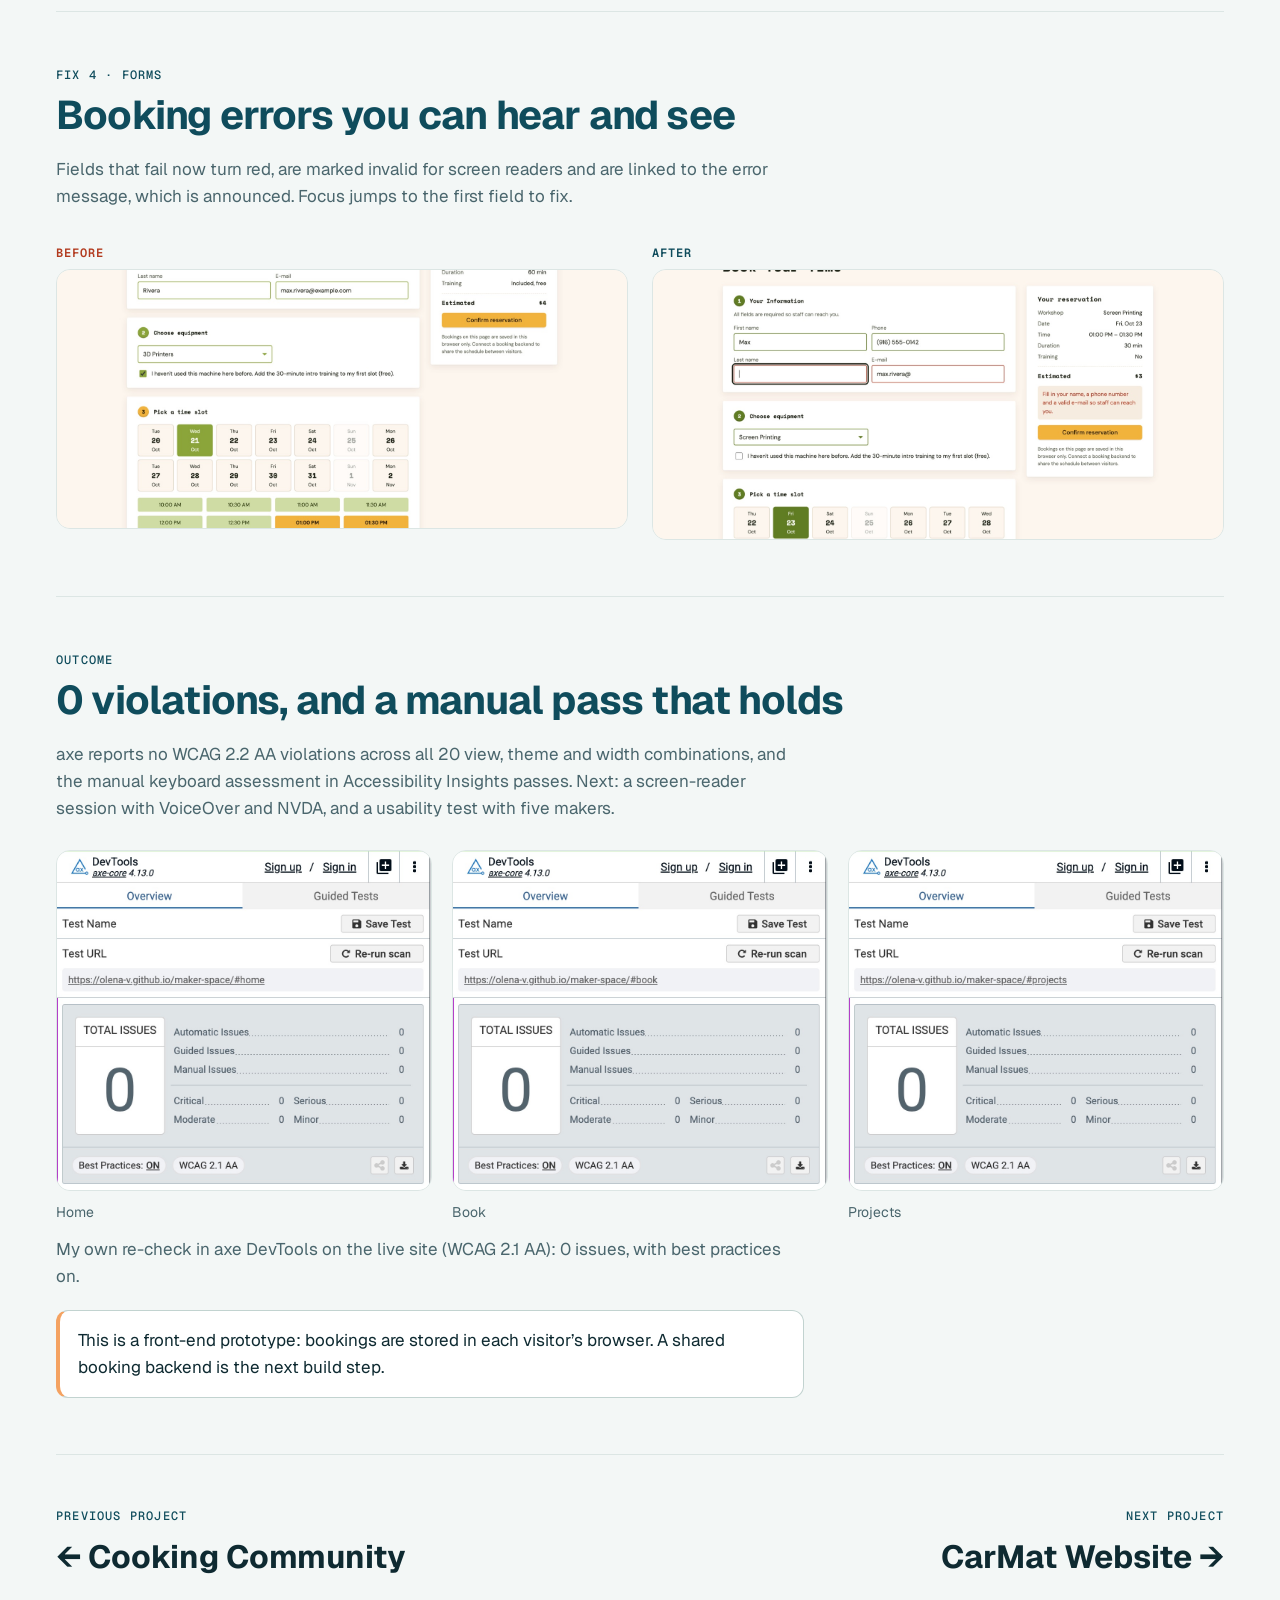
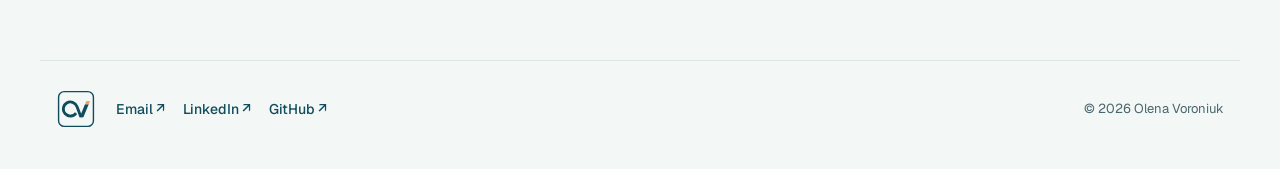
<file: work/maker-space.html>
<!doctype html>
<html lang="en">
<head>
<meta charset="utf-8">
<meta name="viewport" content="width=device-width, initial-scale=1">
<title>Maker Space · Accessibility case study · Olena Voroniuk</title>
<meta name="description" content="Maker Space: a booking site designed, built and audited to WCAG 2.2 AA, with automated and manual accessibility testing.">
<meta property="og:type" content="website">
<meta property="og:site_name" content="Olena Voroniuk">
<meta property="og:title" content="Maker Space · Accessibility case study · Olena Voroniuk">
<meta property="og:description" content="Maker Space: a booking site designed, built and audited to WCAG 2.2 AA, with automated and manual accessibility testing.">
<meta property="og:url" content="https://olena-v.github.io/work/maker-space.html">
<meta property="og:image" content="https://olena-v.github.io/assets/brand/og-image.png">
<meta property="og:image:width" content="1200">
<meta property="og:image:height" content="630">
<meta property="og:image:alt" content="OV logo with Olena Voroniuk, UI/UX Designer &amp; Front-End Developer">
<meta name="twitter:card" content="summary_large_image">
<link rel="canonical" href="https://olena-v.github.io/work/maker-space.html">
<script>try{var t=localStorage.getItem('theme');if(t==='dark')document.documentElement.dataset.theme='dark'}catch(e){}</script>
<link rel="icon" href="../assets/brand/favicon.svg?v=2" type="image/svg+xml">
<link rel="icon" href="../assets/brand/favicon-32x32.png?v=2" sizes="32x32">
<link rel="apple-touch-icon" href="../assets/brand/apple-touch-icon.png?v=2">
<link rel="icon" href="../favicon.ico?v=2" sizes="any">
<link rel="manifest" href="../site.webmanifest">
<meta name="theme-color" content="#F3F7F6">
<link rel="preconnect" href="https://fonts.googleapis.com">
<link rel="preconnect" href="https://fonts.gstatic.com" crossorigin>
<link rel="stylesheet" href="https://fonts.googleapis.com/css2?family=Geist:wght@400;500;600;700&family=Geist+Mono:wght@400;500;600&display=swap">
<link rel="stylesheet" href="../css/style.css?v=20261123a">
</head>
<body>
<a class="skip" href="#main">Skip to content</a>
<header class="wrap top">
  <a class="brand" href="../index.html"><img class="full on-light" src="../assets/brand/ov-logo-color.svg?v=3" alt="Olena Voroniuk, UI/UX Designer &amp; Front-End Developer, home" width="530" height="96"><img class="full on-dark" src="../assets/brand/ov-logo-light.svg?v=3" alt="Olena Voroniuk, UI/UX Designer &amp; Front-End Developer, home" width="530" height="96"><img class="icon on-light" src="../assets/brand/ov-icon-color.svg" alt="Olena Voroniuk, home" width="36" height="36"><img class="icon on-dark" src="../assets/brand/ov-icon-light.svg" alt="Olena Voroniuk, home" width="36" height="36"></a>
  <div class="end"><nav aria-label="Main"><a href="../index.html">All work</a><a href="../index.html#dev">UX &amp; Web</a><a href="illustration.html">Graphic design</a><a href="../assets/Olena_Voroniuk_Resume.pdf" target="_blank" rel="noopener">Resume <span class="arr arr-ne" aria-hidden="true">↗</span><span class="sr-only"> (PDF, opens in a new tab)</span></a></nav><button class="theme-toggle" type="button" aria-pressed="false" aria-label="Dark theme"><svg class="sun" viewBox="0 0 24 24" fill="none" stroke="currentColor" stroke-width="2" stroke-linecap="round" aria-hidden="true"><circle cx="12" cy="12" r="4.5"/><path d="M12 2v2M12 20v2M4.9 4.9l1.4 1.4M17.7 17.7l1.4 1.4M2 12h2M20 12h2M4.9 19.1l1.4-1.4M17.7 6.3l1.4-1.4"/></svg><svg class="moon" viewBox="0 0 24 24" fill="none" stroke="currentColor" stroke-width="2" stroke-linecap="round" stroke-linejoin="round" aria-hidden="true"><path d="M20 14.5A8 8 0 1 1 9.5 4a6.5 6.5 0 0 0 10.5 10.5z"/></svg></button></div>
</header>

<main class="wrap" id="main">
  <div class="hero">
    <div>
      <div class="pills"><span class="pill">Figma</span><span class="pill">Claude</span><span class="pill">GitHub</span><span class="pill hot">Accessibility</span></div>
      <h1>Maker Space</h1>
      <p class="lede">A booking site for a community makerspace. I created the light-theme concept in Figma, refined and built it with Claude, then audited it against WCAG 2.2 AA and fixed every issue without losing its workshop personality.</p>
      <div class="actions">
        <a class="btn primary" href="https://olena-v.github.io/maker-space/">Live site <span class="arr arr-ne" aria-hidden="true">↗</span></a>
        <a class="btn" href="https://github.com/olena-v/maker-space">Code on GitHub <span class="arr arr-ne" aria-hidden="true">↗</span></a>
      </div>
    </div>
    <div class="hero-img"><img src="../assets/img/makerspace-two-themes.jpg" alt="Maker Space on a laptop and phone in the dark theme and on a tablet and phone in the light theme" width="1800" height="1012"></div>
  </div>

  <dl class="meta">
    <div><dt>Role</dt><dd>UX research, light-theme concept in Figma, refinement and code with Claude, accessibility audit</dd></div>
    <div><dt>Result</dt><dd>5 views, light and dark themes, WCAG 2.2 AA with 0 axe violations</dd></div>
    <div><dt>Tools &amp; methods</dt><dd><ul class="tools"><li>Xtensio (persona)</li><li>Figma</li><li>Claude</li><li>HTML</li><li>CSS</li><li>JavaScript</li><li>Git &amp; GitHub</li><li>GitHub Pages</li><li>axe DevTools</li><li>Accessibility Insights</li></ul></dd></div>
  </dl>

  <section class="block" aria-labelledby="s-why">
    <span class="lbl">The project</span>
    <h2 id="s-why">Book a machine, learn it, make something</h2>
    <p class="prose">Maker Space is a concept site for a community workshop where students and young designers book time on 3D printers, laser cutters, screen printing, wood and metal tools. Visitors pick a workshop, read how to use the machine, browse finished projects and reserve up to four 30-minute slots.</p>
    <p class="prose">I created the core concept of the light theme in <strong>Figma</strong>: the colour palette, the visual style and the look of the main screens. I then refined it with <strong>Claude</strong> as my AI partner. Claude built the dark theme on top of my light-theme concept and wrote the code, while I set the direction, reviewed every change and tested the result.</p>
    <p class="prose">The code lives in a public <strong>GitHub</strong> repository and deploys automatically to <strong>GitHub Pages</strong>. Every fix in this case study is a commit you can read.</p>
    <figure><img src="../assets/img/makerspace-light-dark.jpg" alt="The Maker Space home screen on two phones, one in the light theme and one in the dark theme, over a softly glowing background" loading="lazy" width="1600" height="900"><figcaption>Same flow, two moods: both themes pass contrast checks on every screen size.</figcaption></figure>
  </section>

  <section class="block" aria-labelledby="s-method">
    <span class="lbl">Method</span>
    <h2 id="s-method">Automated scans, then a manual pass</h2>
    <p class="prose">Every view was checked in both themes at desktop (1280 px) and phone (320 px) width: 20 combinations. The audit ran in two steps.</p>
    <p class="prose"><strong>Step 1, with Claude:</strong> Claude ran automated axe scans, measured every colour pair, tested the layout at 320 px and fixed what it found, from contrast and focus rings to headings and form errors.</p>
    <p class="prose"><strong>Step 2, by hand:</strong> I then tested the site myself. I re-ran axe DevTools, then used <strong>Accessibility Insights for Web</strong> as my testing tool and followed its step-by-step manual assessment: I went through every page with the keyboard only and checked the heading structure. This manual pass found problems the automated scans had missed, and I had them fixed too.</p>    <ul class="cards">
      <li><h3>Automated scan</h3><p>axe with WCAG 2.2 AA rules and best-practice checks. Step 1 with Claude, re-checked by me in axe DevTools.</p></li>
      <li><h3>Contrast math</h3><p>Every text and control colour pair measured against the 4.5:1 and 3:1 minimums.</p></li>
      <li><h3>Manual keyboard</h3><p>My own hands-on assessment in Accessibility Insights for Web: every control used without a mouse.</p></li>
      <li><h3>Heading logic</h3><p>My own check of whether the headings read like a table of contents, page by page.</p></li>
      <li><h3>Phone reflow</h3><p>Each view at 320 px wide, where nothing may scroll sideways.</p></li>
    </ul>
  </section>

  <section class="block" aria-labelledby="s-found">
    <span class="lbl">Findings</span>
    <h2 id="s-found">What the audit found</h2>
    <div class="stats">
      <div><b>16 → 0</b><span>contrast failures in the light theme</span></div>
      <div><b>4 → 0</b><span>views without a main H1 heading</span></div>
      <div><b>62 px → 0</b><span>sideways overflow on a 320 px phone</span></div>
      <div><b>10 → 0</b><span>issues only a person found, from focus visibility and Tab order to heading logic</span></div>
    </div>
  </section>

  <section class="block" aria-labelledby="s-contrast">
    <span class="lbl">Fix 1 · Colour</span>
    <h2 id="s-contrast">Contrast, before and after</h2>
    <p class="prose">One darker shade of the same olive fixed the buttons, filters and step numbers, so the brand still reads the same. The focus ring switched to the ink colour in the light theme.</p>
    <div class="two" style="margin-top:28px">
      <figure><span class="tag-ba fail">Before</span><img src="../assets/img/ms-before-header.jpg" alt="Old header: current page in light amber text and a light green button" loading="lazy" width="1320" height="150"></figure>
      <figure><span class="tag-ba pass">After</span><img src="../assets/img/ms-after-header.jpg" alt="New header: current page in darker bronze text, a darker green button and a new pause button" loading="lazy" width="1320" height="150"></figure>
    </div>
    <div class="tbl" tabindex="0" role="region" aria-label="Contrast before and after (scrolls sideways on small screens)">
      <table>
        <thead><tr><th scope="col">Element</th><th scope="col">Before</th><th scope="col">After</th><th scope="col">Minimum</th><th scope="col">Change</th></tr></thead>
        <tbody>
          <tr><td>Primary button text</td><td class="fail">2.78:1 fail</td><td class="pass">4.70:1 pass</td><td>4.5:1</td><td>+69%</td></tr>
          <tr><td>Form field borders</td><td class="fail">2.78:1 fail</td><td class="pass">4.70:1 pass</td><td>3:1</td><td>+69%</td></tr>
          <tr><td>Current menu item</td><td class="fail">2.28:1 fail</td><td class="pass">5.53:1 pass</td><td>4.5:1</td><td>+143%</td></tr>
          <tr><td>Focus ring on the page</td><td class="fail">1.74:1 fail</td><td class="pass">14.82:1 pass</td><td>3:1</td><td>+752%</td></tr>
        </tbody>
      </table>
    </div>
  </section>

  <section class="block" aria-labelledby="s-keys">
    <span class="lbl">Fix 2 · Keyboard &amp; screen readers</span>
    <h2 id="s-keys">What a mouse never shows</h2>
    <p class="prose">After Claude’s automated scans reported zero issues, my own manual keyboard pass in <strong>Accessibility Insights for Web</strong> still found problems. These are the fixes that made the site work without a mouse.</p>
    <div class="two" style="margin-top:28px;align-items:start">
      <ul class="cards" style="margin-top:0;grid-template-columns:1fr">
        <li><h3>Tab order follows the screen</h3><p>Theme buttons came before the menu, and four decorative step icons were extra Tab stops. Now focus moves left to right and skips decoration.</p></li>
        <li><h3>Workshop picker</h3><p>Tab reaches every workshop; Space or Enter opens it and moves focus into its card.</p></li>
        <li><h3>Headings that make sense</h3><p>Every view has its own H1 and page title; booking steps and machine guides became real headings.</p></li>
      </ul>
      <figure><img src="../assets/img/ms-focus-tabs.jpg" alt="Workshop list with a thick dark focus ring around the selected Laser Cutters button" loading="lazy" width="620" height="700"><figcaption>A focus ring you can actually see: 14.8:1 against the page.</figcaption></figure>
    </div>
    <h3 style="font-size:22px;font-weight:600;margin-top:48px">Tab order, before and after my manual pass</h3>
    <p class="prose" style="margin-top:8px">Each number is a Tab stop, in the order keyboard focus moves. Screenshots come from the site’s code in the commits before and after my fixes.</p>
    <div class="two" style="margin-top:20px">
      <figure><span class="tag-ba fail">Before</span><img src="../assets/img/ms-tabs-home-before.jpg" alt="Home page with 13 numbered Tab stops: focus jumps from the logo to the theme and pause buttons on the far right, back to the menu, then stops on four decorative step icons" loading="lazy" width="1280" height="520"><figcaption>Focus jumped to the theme buttons first, then landed on four decorative icons.</figcaption></figure>
      <figure><span class="tag-ba pass">After</span><img src="../assets/img/ms-tabs-home-after.jpg" alt="Home page with 9 numbered Tab stops moving left to right across the header, then straight to the Start Creating Today button" loading="lazy" width="1280" height="520"><figcaption>Left to right, like the screen reads. The icons are no longer Tab stops.</figcaption></figure>
    </div>
    <div class="two" style="margin-top:20px">
      <figure><span class="tag-ba fail">Before</span><img src="../assets/img/ms-tabs-tools-before.jpg" alt="Materials and Tools page: only the selected workshop, Screen Printing, is a Tab stop; the other four workshops can’t be reached with Tab" loading="lazy" width="1280" height="640"><figcaption>Only the selected workshop was a Tab stop. Focus stuck there.</figcaption></figure>
      <figure><span class="tag-ba pass">After</span><img src="../assets/img/ms-tabs-tools-after.jpg" alt="Materials and Tools page: all five workshop buttons are numbered Tab stops, 9 to 13, top to bottom" loading="lazy" width="1280" height="640"><figcaption>Tab reaches all five workshops.</figcaption></figure>
    </div>
  </section>

  <section class="block" aria-labelledby="s-motion">
    <span class="lbl">Fix 3 · Motion</span>
    <h2 id="s-motion">A pause button for looping animation</h2>
    <p class="prose"><strong>Before:</strong> dashed arrows, bobbing icons and sparkles looped forever. Only the operating system’s Reduce Motion setting could stop them, and most visitors never change it.</p>
    <p class="prose"><strong>After:</strong> a pause button sits next to the theme switch. One tap stops every animation on the site, also turns off the scroll reveals, and the choice is remembered on the next visit. Screen readers announce it as “Pause animations, toggle button”, with its on or off state.</p>
    <p class="prose"><strong>Why it matters:</strong> WCAG 2.2.2 Pause, Stop, Hide (Level A) asks for an on-page control for any motion that lasts more than five seconds. Constant movement makes reading hard for people with attention disorders and can cause dizziness or nausea for people with vestibular disorders.</p>
    <figure style="max-width:410px"><img src="../assets/img/ms-pause-button.jpg" alt="Header buttons: Book Your Time, a moon icon for the theme switch and a pause icon for stopping animations" loading="lazy" width="410" height="106"><figcaption>The new pause button next to the theme switch</figcaption></figure>
  </section>

  <section class="block" aria-labelledby="s-form">
    <span class="lbl">Fix 4 · Forms</span>
    <h2 id="s-form">Booking errors you can hear and see</h2>
    <p class="prose">Fields that fail now turn red, are marked invalid for screen readers and are linked to the error message, which is announced. Focus jumps to the first field to fix.</p>
    <div class="two" style="margin-top:28px">
      <figure><span class="tag-ba fail">Before</span><img src="../assets/img/ms-before-form.jpg" alt="Old booking form with no required-field hint" loading="lazy" width="1600" height="722"></figure>
      <figure><span class="tag-ba pass">After</span><img src="../assets/img/ms-after-form.jpg" alt="New booking form with a required-fields hint, red borders on two fields, a focus ring and an error message" loading="lazy" width="1600" height="755"></figure>
    </div>
  </section>

  <section class="block" aria-labelledby="s-out">
    <span class="lbl">Outcome</span>
    <h2 id="s-out">0 violations, and a manual pass that holds</h2>
    <p class="prose">axe reports no WCAG 2.2 AA violations across all 20 view, theme and width combinations, and the manual keyboard assessment in Accessibility Insights passes. Next: a screen-reader session with VoiceOver and NVDA, and a usability test with five makers.</p>
    <div class="three" style="margin-top:28px">
      <figure><img src="../assets/img/ms-axe-home.jpg" alt="axe DevTools scan of the live Home page: 0 total issues, 0 critical, serious, moderate and minor, best practices on, WCAG 2.1 AA" loading="lazy" width="1002" height="908"><figcaption>Home</figcaption></figure>
      <figure><img src="../assets/img/ms-axe-book.jpg" alt="axe DevTools scan of the live Book page: 0 total issues, best practices on, WCAG 2.1 AA" loading="lazy" width="1002" height="908"><figcaption>Book</figcaption></figure>
      <figure><img src="../assets/img/ms-axe-projects.jpg" alt="axe DevTools scan of the live Projects page: 0 total issues, best practices on, WCAG 2.1 AA" loading="lazy" width="1002" height="908"><figcaption>Projects</figcaption></figure>
    </div>
    <p class="prose" style="margin-top:12px">My own re-check in axe DevTools on the live site (WCAG 2.1 AA): 0 issues, with best practices on.</p>
    <p class="note">This is a front-end prototype: bookings are stored in each visitor’s browser. A shared booking backend is the next build step.</p>
  </section>

  <nav class="next" aria-label="More projects">
    <a class="prev" href="cooking-community.html"><span class="lbl">Previous project</span><span class="big">← Cooking Community</span></a>
    <a class="nxt" href="carmat.html"><span class="lbl">Next project</span><span class="big">CarMat Website →</span></a>
  </nav>
</main>
<footer class="wrap site">
  <div class="foot-brand"><a class="foot-logo" href="../index.html"><img class="only-light" src="../assets/brand/ov-icon-color.svg" alt="Olena Voroniuk, back to top"  width="40" height="40"><img class="only-dark" src="../assets/brand/ov-icon-light.svg" alt="Olena Voroniuk, back to top" width="40" height="40"></a>
  <nav class="foot-links" aria-label="Contact">
    <a href="mailto:olena.voroniuk2@gmail.com">Email <span class="arr arr-ne" aria-hidden="true">↗</span></a>
    <a href="https://www.linkedin.com/in/olena-voroniuk-216633222/">LinkedIn <span class="arr arr-ne" aria-hidden="true">↗</span></a>
    <a href="https://github.com/olena-v">GitHub <span class="arr arr-ne" aria-hidden="true">↗</span></a>
  </nav>
  </div>
  <span class="copy">© 2026 Olena Voroniuk</span>
</footer>
<script src="../js/main.js?v=6"></script>
</body>
</html>
</file>
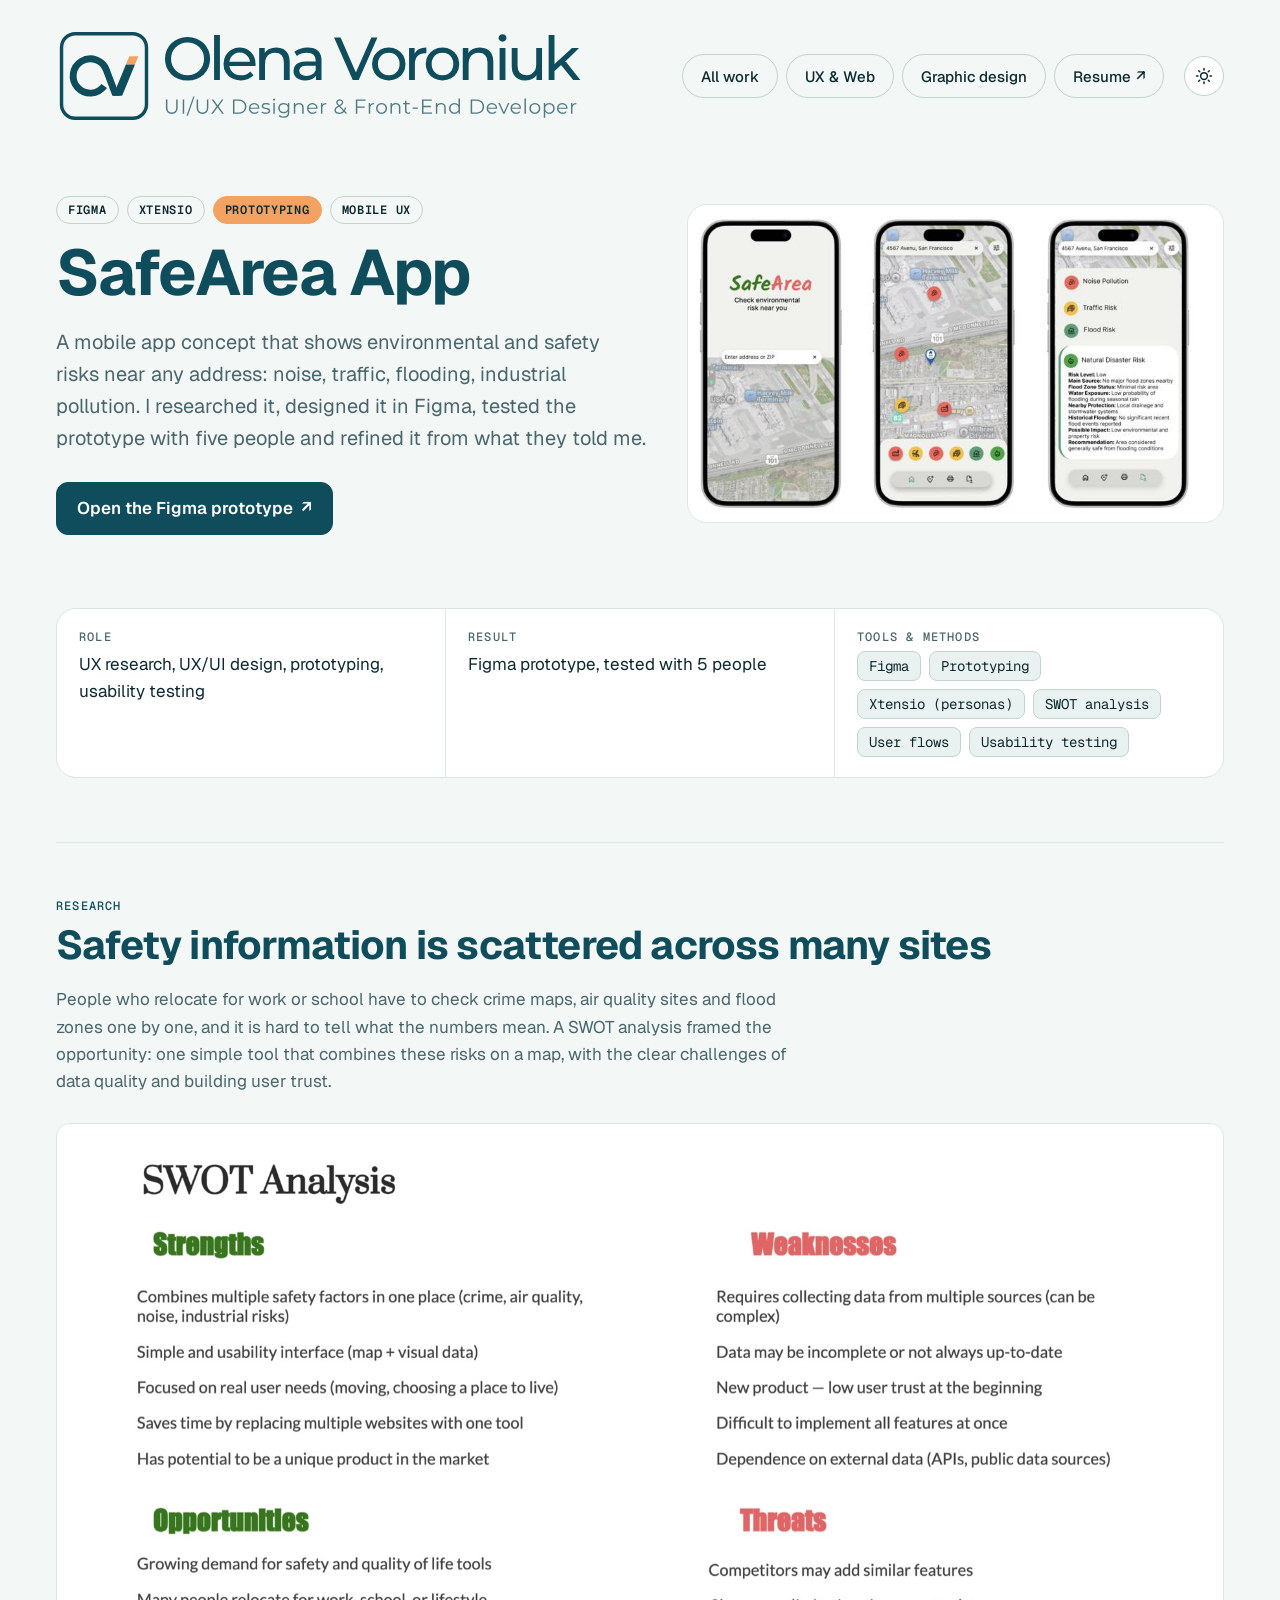
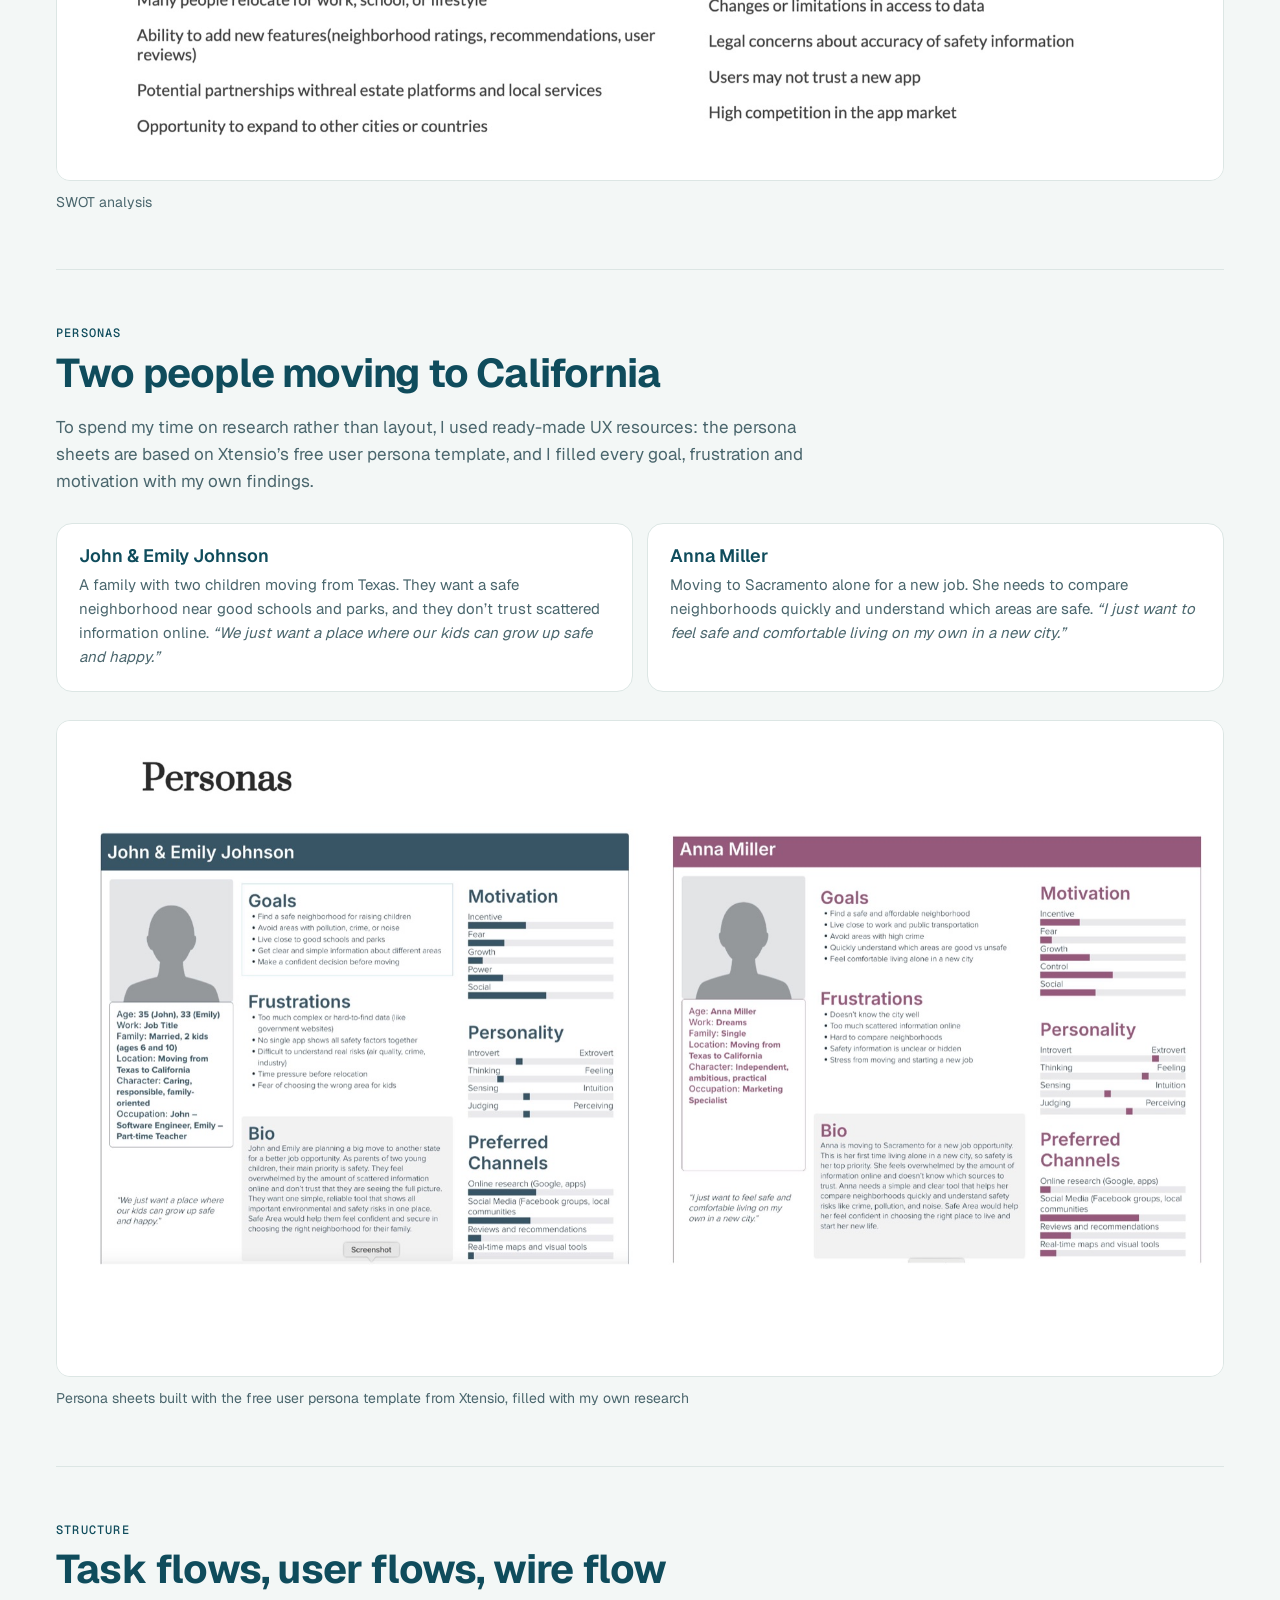
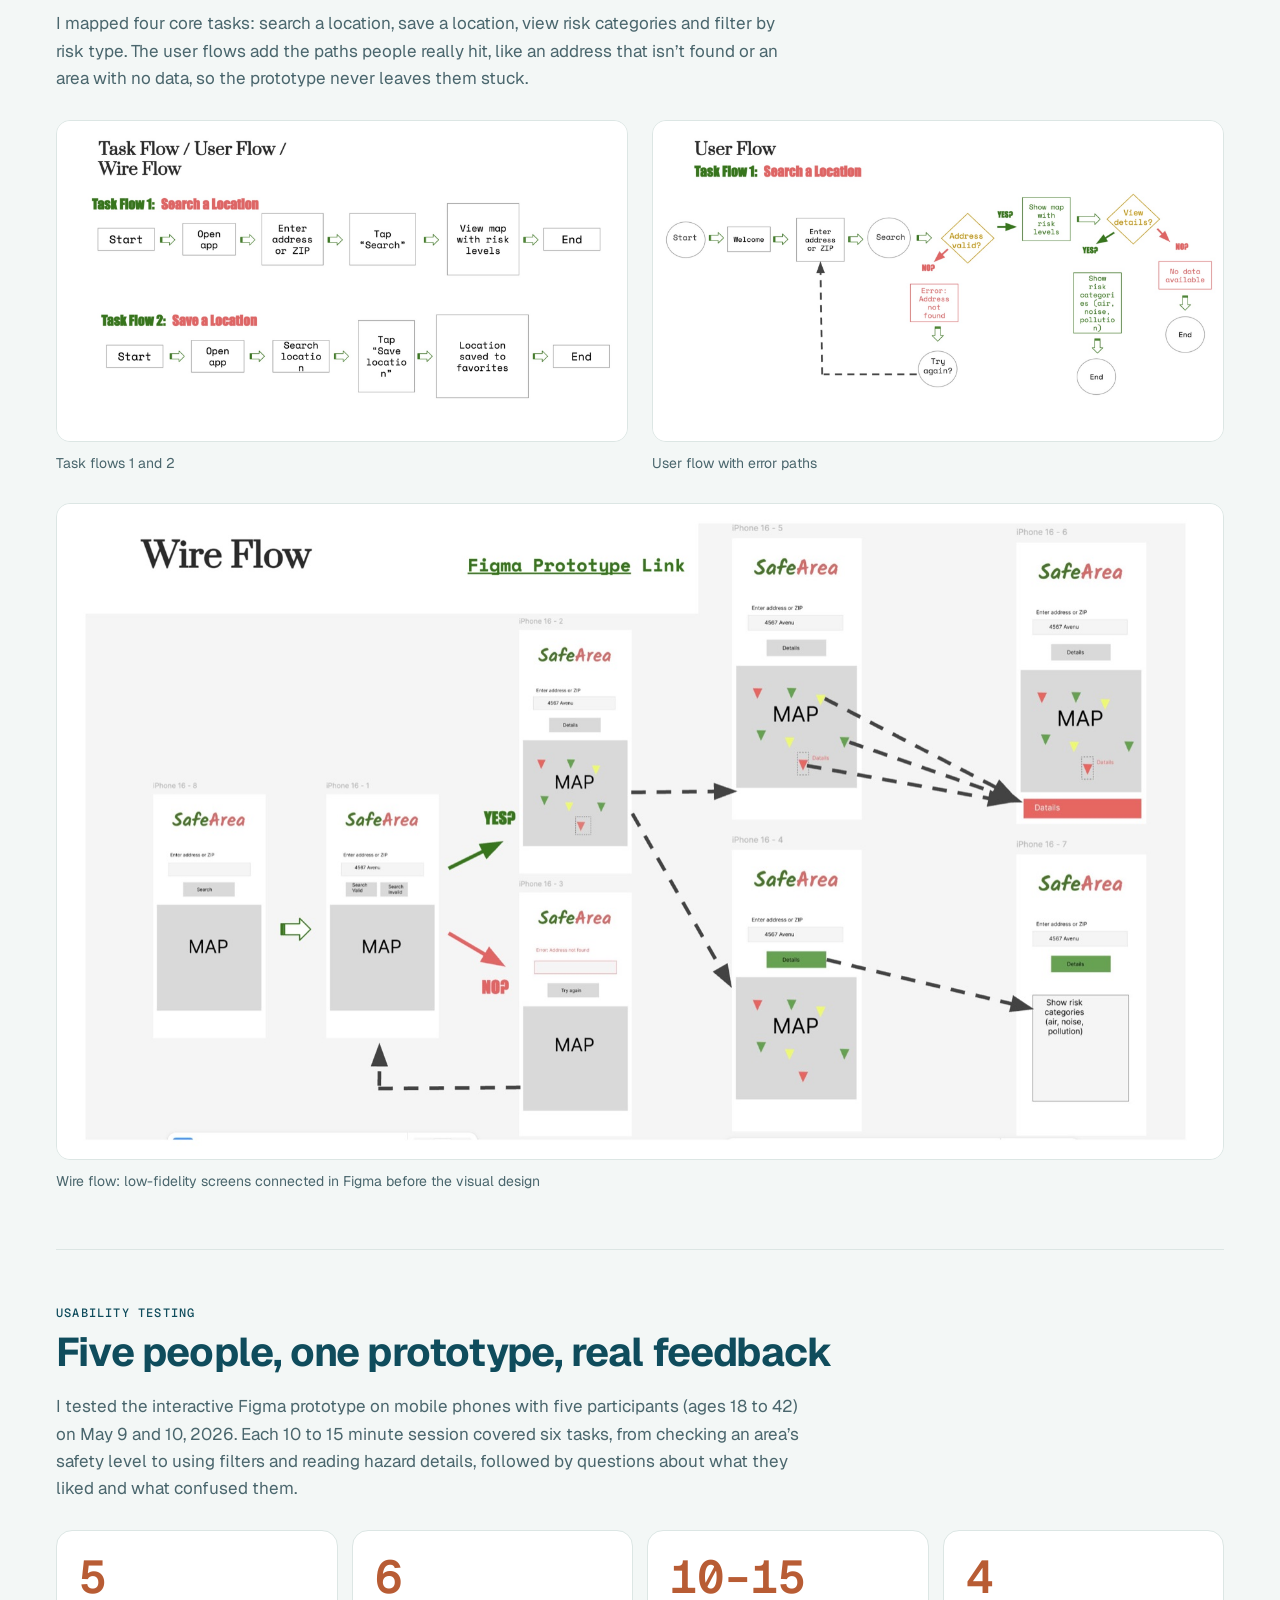
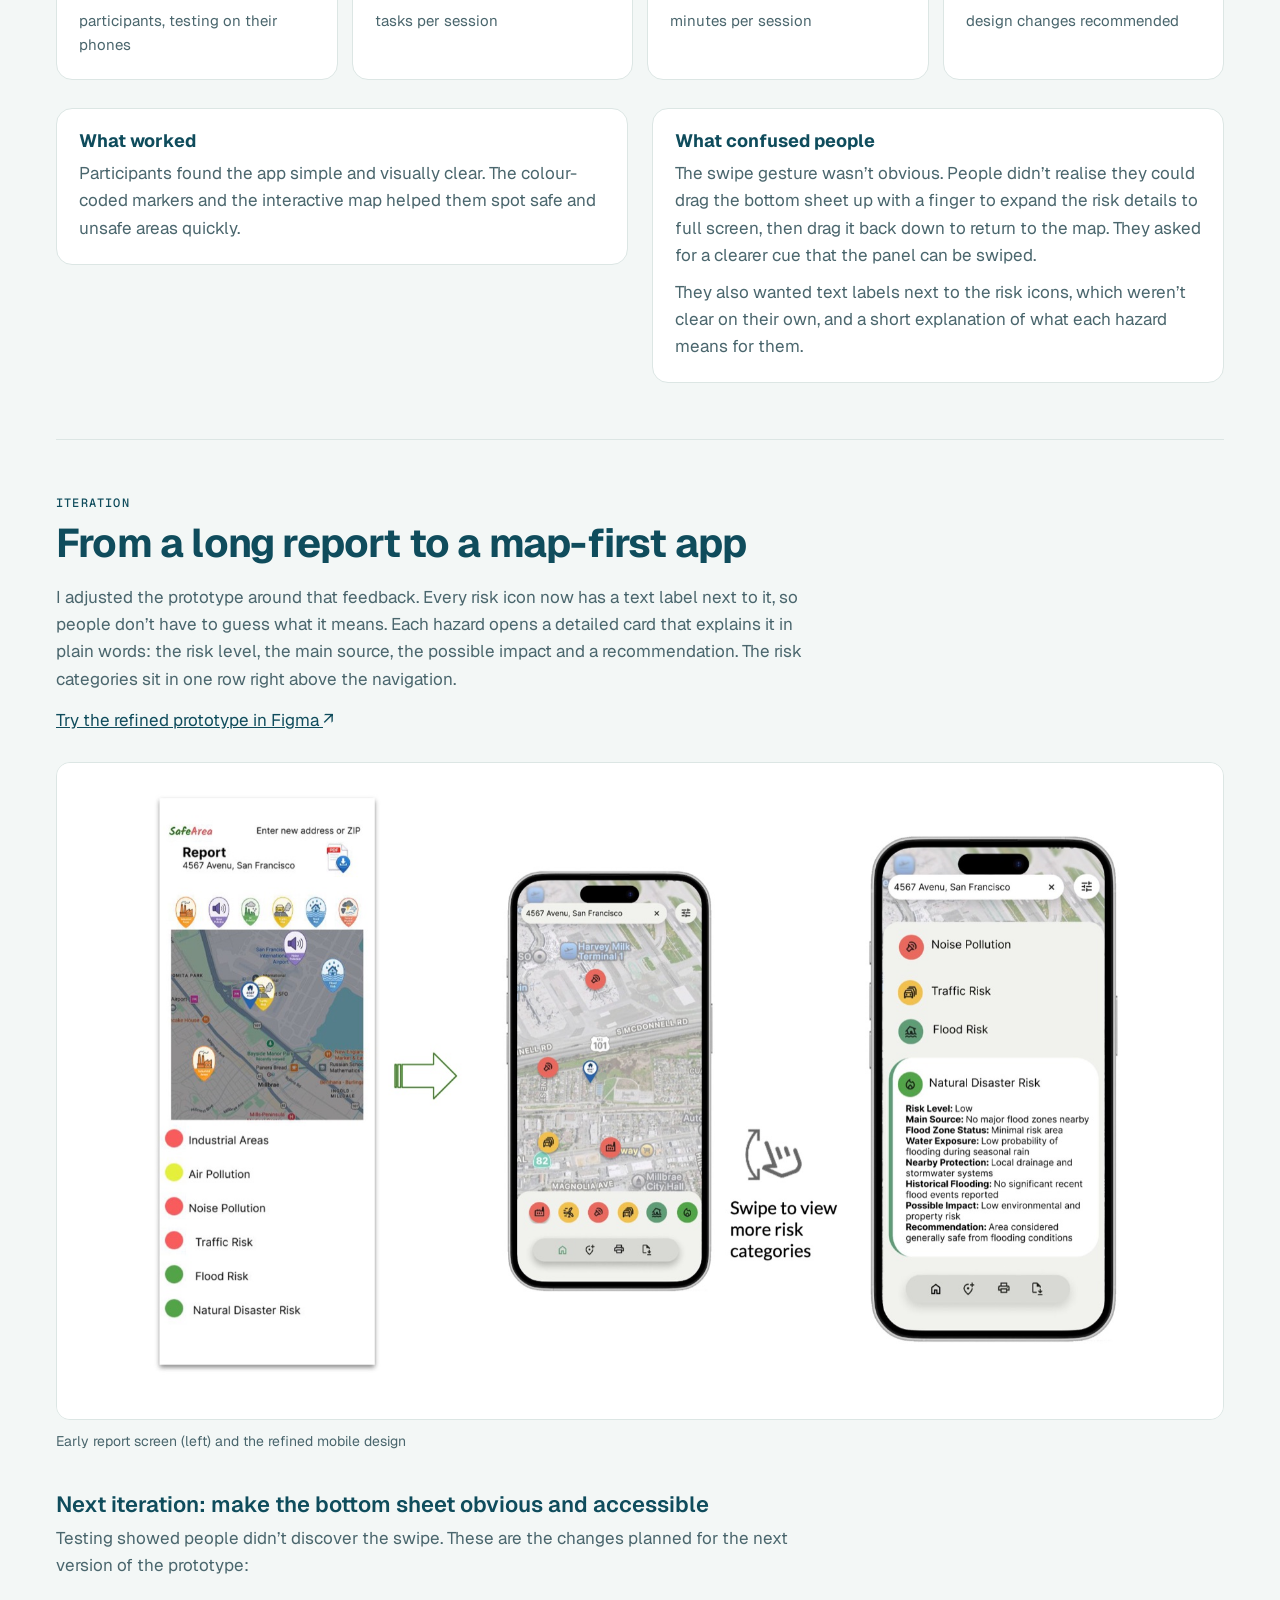
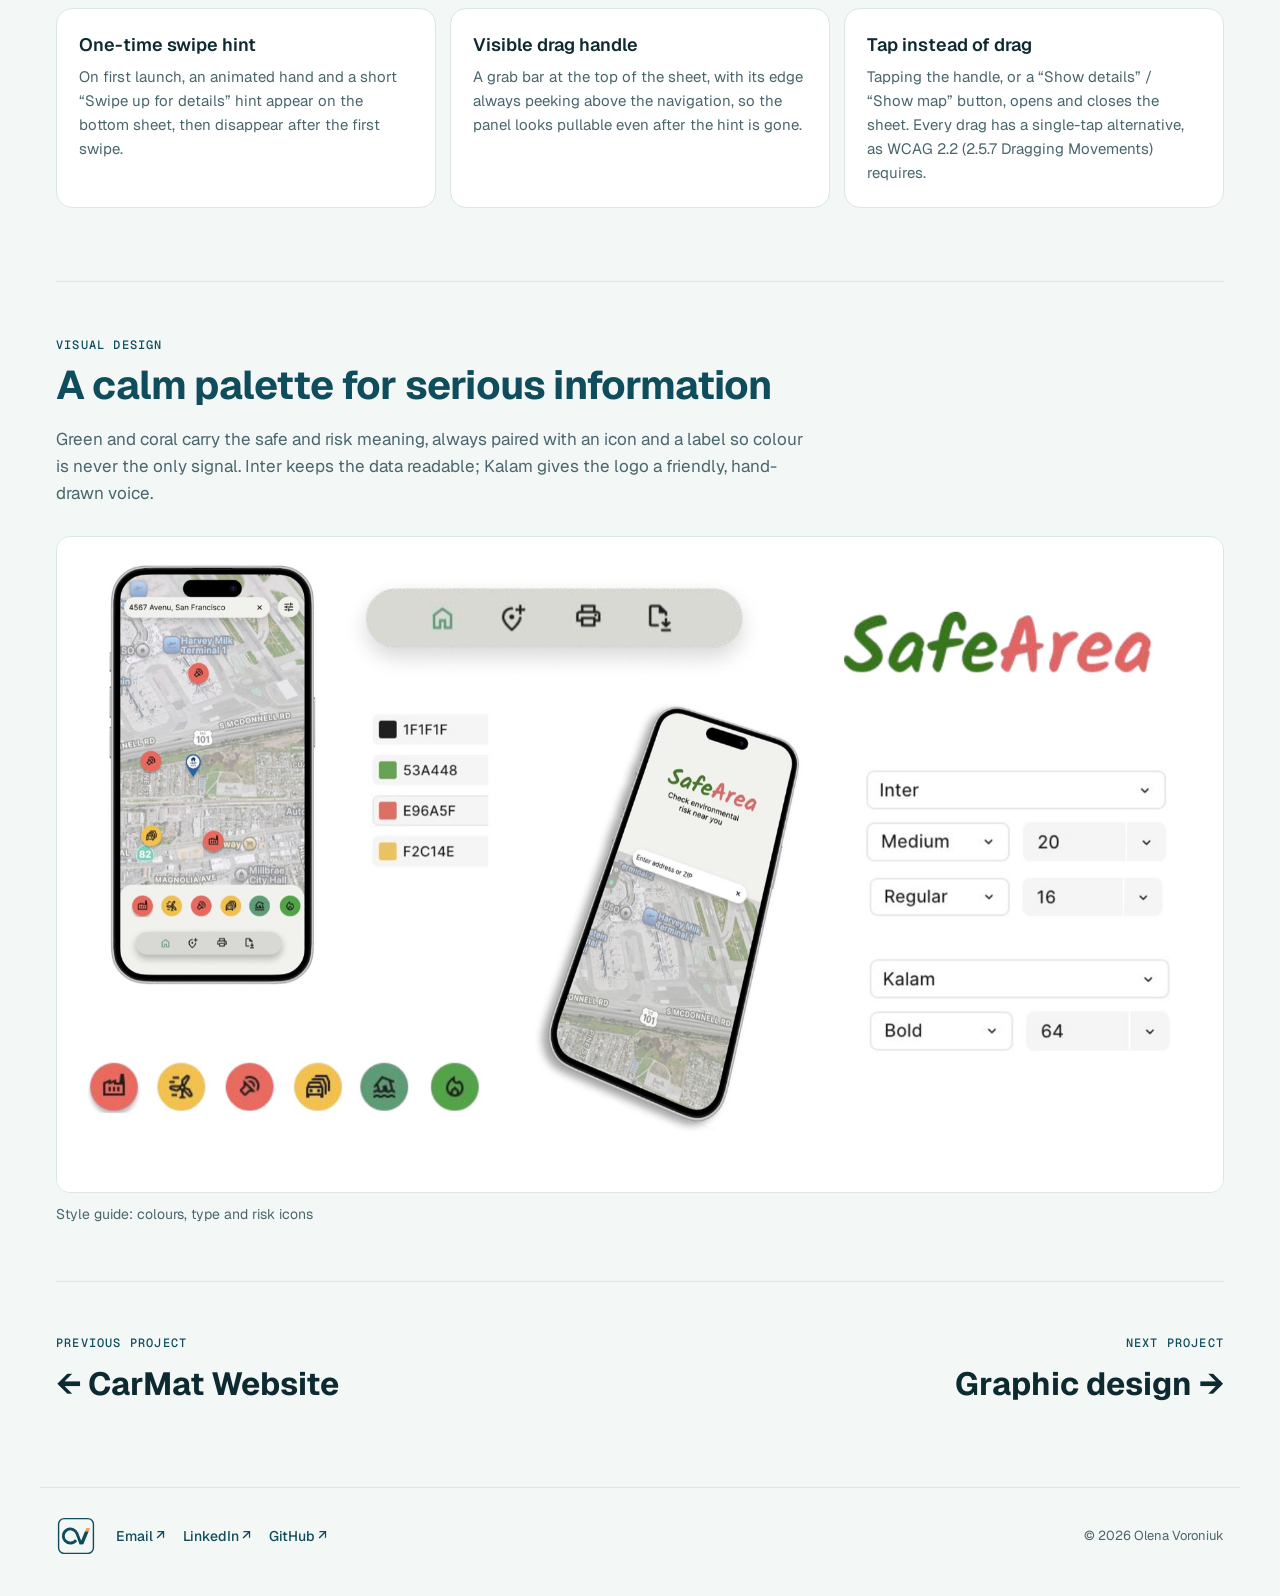
<file: work/safearea.html>
<!doctype html>
<html lang="en">
<head>
<meta charset="utf-8">
<meta name="viewport" content="width=device-width, initial-scale=1">
<title>SafeArea App · UX research &amp; prototyping · Olena Voroniuk</title>
<meta name="description" content="SafeArea: UX research, personas, flows and a Figma prototype tested with five people, for an app that shows environmental risk at any address.">
<meta property="og:type" content="website">
<meta property="og:site_name" content="Olena Voroniuk">
<meta property="og:title" content="SafeArea App · UX research &amp; prototyping · Olena Voroniuk">
<meta property="og:description" content="SafeArea: UX research, personas, flows and a Figma prototype tested with five people, for an app that shows environmental risk at any address.">
<meta property="og:url" content="https://olena-v.github.io/work/safearea.html">
<meta property="og:image" content="https://olena-v.github.io/assets/brand/og-image.png">
<meta property="og:image:width" content="1200">
<meta property="og:image:height" content="630">
<meta property="og:image:alt" content="OV logo with Olena Voroniuk, UI/UX Designer &amp; Front-End Developer">
<meta name="twitter:card" content="summary_large_image">
<link rel="canonical" href="https://olena-v.github.io/work/safearea.html">
<script>try{var t=localStorage.getItem('theme');if(t==='dark')document.documentElement.dataset.theme='dark'}catch(e){}</script>
<link rel="icon" href="../assets/brand/favicon.svg?v=2" type="image/svg+xml">
<link rel="icon" href="../assets/brand/favicon-32x32.png?v=2" sizes="32x32">
<link rel="apple-touch-icon" href="../assets/brand/apple-touch-icon.png?v=2">
<link rel="icon" href="../favicon.ico?v=2" sizes="any">
<link rel="manifest" href="../site.webmanifest">
<meta name="theme-color" content="#F3F7F6">
<link rel="preconnect" href="https://fonts.googleapis.com">
<link rel="preconnect" href="https://fonts.gstatic.com" crossorigin>
<link rel="stylesheet" href="https://fonts.googleapis.com/css2?family=Geist:wght@400;500;600;700&family=Geist+Mono:wght@400;500;600&display=swap">
<link rel="stylesheet" href="../css/style.css?v=20261123a">
</head>
<body>
<a class="skip" href="#main">Skip to content</a>
<header class="wrap top">
  <a class="brand" href="../index.html"><img class="full on-light" src="../assets/brand/ov-logo-color.svg?v=3" alt="Olena Voroniuk, UI/UX Designer &amp; Front-End Developer, home" width="530" height="96"><img class="full on-dark" src="../assets/brand/ov-logo-light.svg?v=3" alt="Olena Voroniuk, UI/UX Designer &amp; Front-End Developer, home" width="530" height="96"><img class="icon on-light" src="../assets/brand/ov-icon-color.svg" alt="Olena Voroniuk, home" width="36" height="36"><img class="icon on-dark" src="../assets/brand/ov-icon-light.svg" alt="Olena Voroniuk, home" width="36" height="36"></a>
  <div class="end"><nav aria-label="Main"><a href="../index.html">All work</a><a href="../index.html#dev">UX &amp; Web</a><a href="illustration.html">Graphic design</a><a href="../assets/Olena_Voroniuk_Resume.pdf" target="_blank" rel="noopener">Resume <span class="arr arr-ne" aria-hidden="true">↗</span><span class="sr-only"> (PDF, opens in a new tab)</span></a></nav><button class="theme-toggle" type="button" aria-pressed="false" aria-label="Dark theme"><svg class="sun" viewBox="0 0 24 24" fill="none" stroke="currentColor" stroke-width="2" stroke-linecap="round" aria-hidden="true"><circle cx="12" cy="12" r="4.5"/><path d="M12 2v2M12 20v2M4.9 4.9l1.4 1.4M17.7 17.7l1.4 1.4M2 12h2M20 12h2M4.9 19.1l1.4-1.4M17.7 6.3l1.4-1.4"/></svg><svg class="moon" viewBox="0 0 24 24" fill="none" stroke="currentColor" stroke-width="2" stroke-linecap="round" stroke-linejoin="round" aria-hidden="true"><path d="M20 14.5A8 8 0 1 1 9.5 4a6.5 6.5 0 0 0 10.5 10.5z"/></svg></button></div>
</header>

<main class="wrap" id="main">
  <div class="hero">
    <div>
      <div class="pills"><span class="pill">Figma</span><span class="pill">Xtensio</span><span class="pill hot">Prototyping</span><span class="pill">Mobile UX</span></div>
      <h1>SafeArea App</h1>
      <p class="lede">A mobile app concept that shows environmental and safety risks near any address: noise, traffic, flooding, industrial pollution. I researched it, designed it in Figma, tested the prototype with five people and refined it from what they told me.</p>
      <div class="actions">
        <a class="btn primary" href="https://www.figma.com/proto/dbIQ8Kh4oUCngwBBLcwG7Z/SafeArea?node-id=111-2871&amp;p=f&amp;t=1T4mY0jo63l9o66F-1&amp;scaling=scale-down&amp;content-scaling=fixed&amp;page-id=111%3A1711&amp;starting-point-node-id=111%3A2871&amp;hide-ui=1">Open the Figma prototype <span class="arr arr-ne" aria-hidden="true">↗</span></a>
      </div>
    </div>
    <div class="hero-img"><img src="../assets/img/safearea-screens.jpg" alt="Three SafeArea screens: the search start screen, a map with colour-coded risk markers, and a list of risk categories with a detailed natural disaster card" width="760" height="451"></div>
  </div>

  <dl class="meta">
    <div><dt>Role</dt><dd>UX research, UX/UI design, prototyping, usability testing</dd></div>
    <div><dt>Result</dt><dd>Figma prototype, tested with 5 people</dd></div>
    <div><dt>Tools &amp; methods</dt><dd><ul class="tools"><li>Figma</li><li>Prototyping</li><li>Xtensio (personas)</li><li>SWOT analysis</li><li>User flows</li><li>Usability testing</li></ul></dd></div>
  </dl>

  <section class="block" aria-labelledby="s-problem">
    <span class="lbl">Research</span>
    <h2 id="s-problem">Safety information is scattered across many sites</h2>
    <p class="prose">People who relocate for work or school have to check crime maps, air quality sites and flood zones one by one, and it is hard to tell what the numbers mean. A SWOT analysis framed the opportunity: one simple tool that combines these risks on a map, with the clear challenges of data quality and building user trust.</p>
    <figure><img src="../assets/img/safearea-research-2.jpg" alt="SWOT analysis slide: strengths, weaknesses, opportunities and threats for SafeArea" loading="lazy" width="1800" height="1012"><figcaption>SWOT analysis</figcaption></figure>
  </section>

  <section class="block" aria-labelledby="s-personas">
    <span class="lbl">Personas</span>
    <h2 id="s-personas">Two people moving to California</h2>
    <p class="prose">To spend my time on research rather than layout, I used ready-made UX resources: the persona sheets are based on Xtensio’s free user persona template, and I filled every goal, frustration and motivation with my own findings.</p>
    <ul class="cards">
      <li><h3>John &amp; Emily Johnson</h3><p>A family with two children moving from Texas. They want a safe neighborhood near good schools and parks, and they don’t trust scattered information online. <em>“We just want a place where our kids can grow up safe and happy.”</em></p></li>
      <li><h3>Anna Miller</h3><p>Moving to Sacramento alone for a new job. She needs to compare neighborhoods quickly and understand which areas are safe. <em>“I just want to feel safe and comfortable living on my own in a new city.”</em></p></li>
    </ul>
    <figure><img src="../assets/img/safearea-research-3.jpg" alt="Persona sheets for John and Emily Johnson and for Anna Miller, with goals, frustrations, motivation and preferred channels" loading="lazy" width="1800" height="1012"><figcaption>Persona sheets built with the free user persona template from Xtensio, filled with my own research</figcaption></figure>
  </section>

  <section class="block" aria-labelledby="s-flows">
    <span class="lbl">Structure</span>
    <h2 id="s-flows">Task flows, user flows, wire flow</h2>
    <p class="prose">I mapped four core tasks: search a location, save a location, view risk categories and filter by risk type. The user flows add the paths people really hit, like an address that isn’t found or an area with no data, so the prototype never leaves them stuck.</p>
    <div class="two" style="margin-top:28px">
      <figure><img src="../assets/img/safearea-flow-2.jpg" alt="Task flows for searching a location and saving a location" loading="lazy" width="1800" height="1012"><figcaption>Task flows 1 and 2</figcaption></figure>
      <figure><img src="../assets/img/safearea-flow-4.jpg" alt="User flow for searching a location, with error and no-data paths" loading="lazy" width="1800" height="1012"><figcaption>User flow with error paths</figcaption></figure>
    </div>
    <figure><img src="../assets/img/safearea-flow-6.jpg" alt="Wire flow of grey wireframe screens connected by arrows, from search to map to risk details" loading="lazy" width="1800" height="1012"><figcaption>Wire flow: low-fidelity screens connected in Figma before the visual design</figcaption></figure>
  </section>

  <section class="block" aria-labelledby="s-test">
    <span class="lbl">Usability testing</span>
    <h2 id="s-test">Five people, one prototype, real feedback</h2>
    <p class="prose">I tested the interactive Figma prototype on mobile phones with five participants (ages 18 to 42) on May 9 and 10, 2026. Each 10 to 15 minute session covered six tasks, from checking an area’s safety level to using filters and reading hazard details, followed by questions about what they liked and what confused them.</p>
    <div class="stats">
      <div><b>5</b><span>participants, testing on their phones</span></div>
      <div><b>6</b><span>tasks per session</span></div>
      <div><b>10–15</b><span>minutes per session</span></div>
      <div><b>4</b><span>design changes recommended</span></div>
    </div>
    <div class="two" style="margin-top:28px;align-items:start">
      <div class="card"><h3 style="font-size:18px;margin-bottom:8px">What worked</h3><p class="prose">Participants found the app simple and visually clear. The colour-coded markers and the interactive map helped them spot safe and unsafe areas quickly.</p></div>
      <div class="card"><h3 style="font-size:18px;margin-bottom:8px">What confused people</h3><p class="prose">The swipe gesture wasn’t obvious. People didn’t realise they could drag the bottom sheet up with a finger to expand the risk details to full screen, then drag it back down to return to the map. They asked for a clearer cue that the panel can be swiped.</p><p class="prose" style="margin-top:10px">They also wanted text labels next to the risk icons, which weren’t clear on their own, and a short explanation of what each hazard means for them.</p></div>
    </div>
  </section>

  <section class="block" aria-labelledby="s-iterate">
    <span class="lbl">Iteration</span>
    <h2 id="s-iterate">From a long report to a map-first app</h2>
    <p class="prose">I adjusted the prototype around that feedback. Every risk icon now has a text label next to it, so people don’t have to guess what it means. Each hazard opens a detailed card that explains it in plain words: the risk level, the main source, the possible impact and a recommendation. The risk categories sit in one row right above the navigation.</p>
    <p class="prose" style="margin-top:14px"><a href="https://www.figma.com/proto/dbIQ8Kh4oUCngwBBLcwG7Z/SafeArea?node-id=111-2871&amp;p=f&amp;t=1T4mY0jo63l9o66F-1&amp;scaling=scale-down&amp;content-scaling=fixed&amp;page-id=111%3A1711&amp;starting-point-node-id=111%3A2871&amp;hide-ui=1">Try the refined prototype in Figma <span class="arr arr-ne" aria-hidden="true">↗</span></a></p>
    <figure><img src="../assets/img/safearea-flow-7.jpg" alt="An early report-style screen next to the refined mobile screens: a map with labelled risk markers and a detailed natural disaster risk card" loading="lazy" width="1800" height="1012"><figcaption>Early report screen (left) and the refined mobile design</figcaption></figure>
    <h3 style="font-size:22px;font-weight:600;margin-top:40px">Next iteration: make the bottom sheet obvious and accessible</h3>
    <p class="prose" style="margin-top:8px">Testing showed people didn’t discover the swipe. These are the changes planned for the next version of the prototype:</p>
    <ul class="cards">
      <li><h4>One-time swipe hint</h4><p>On first launch, an animated hand and a short “Swipe up for details” hint appear on the bottom sheet, then disappear after the first swipe.</p></li>
      <li><h4>Visible drag handle</h4><p>A grab bar at the top of the sheet, with its edge always peeking above the navigation, so the panel looks pullable even after the hint is gone.</p></li>
      <li><h4>Tap instead of drag</h4><p>Tapping the handle, or a “Show details” / “Show map” button, opens and closes the sheet. Every drag has a single-tap alternative, as WCAG 2.2 (2.5.7 Dragging Movements) requires.</p></li>
    </ul>
  </section>

  <section class="block" aria-labelledby="s-ui">
    <span class="lbl">Visual design</span>
    <h2 id="s-ui">A calm palette for serious information</h2>
    <p class="prose">Green and coral carry the safe and risk meaning, always paired with an icon and a label so colour is never the only signal. Inter keeps the data readable; Kalam gives the logo a friendly, hand-drawn voice.</p>
    <figure><img src="../assets/img/safearea-flow-9.jpg" alt="SafeArea style guide: colours 1F1F1F, 53A448, E96A5F and F2C14E, Inter and Kalam typefaces, risk icons and the navigation bar" loading="lazy" width="1800" height="1012"><figcaption>Style guide: colours, type and risk icons</figcaption></figure>
  </section>

  <nav class="next" aria-label="More projects">
    <a class="prev" href="carmat.html"><span class="lbl">Previous project</span><span class="big">← CarMat Website</span></a>
    <a class="nxt" href="illustration.html"><span class="lbl">Next project</span><span class="big">Graphic design →</span></a>
  </nav>
</main>
<footer class="wrap site">
  <div class="foot-brand"><a class="foot-logo" href="../index.html"><img class="only-light" src="../assets/brand/ov-icon-color.svg" alt="Olena Voroniuk, back to top"  width="40" height="40"><img class="only-dark" src="../assets/brand/ov-icon-light.svg" alt="Olena Voroniuk, back to top" width="40" height="40"></a>
  <nav class="foot-links" aria-label="Contact">
    <a href="mailto:olena.voroniuk2@gmail.com">Email <span class="arr arr-ne" aria-hidden="true">↗</span></a>
    <a href="https://www.linkedin.com/in/olena-voroniuk-216633222/">LinkedIn <span class="arr arr-ne" aria-hidden="true">↗</span></a>
    <a href="https://github.com/olena-v">GitHub <span class="arr arr-ne" aria-hidden="true">↗</span></a>
  </nav>
  </div>
  <span class="copy">© 2026 Olena Voroniuk</span>
</footer>
<script src="../js/main.js?v=6"></script>
</body>
</html>
</file>
<file: css/style.css>
/* Bento Lab: light (logo teal + terracotta) and dark (mint + coral) themes. Home is a filterable tile grid; project pages share the same tokens in a reading layout. */
:root{
  /* Light theme (default): colours from the OV logo */
  --bg:#F3F7F6;
  --tile:#FFFFFF;
  --tile-2:#EAF2F1;
  --line:#DCE6E4;
  --line-strong:#C2D3D0;
  --ink:#0E2A31;
  --muted:#4A666D;      /* 6.1:1 on white */
  --mint:#0F4C5C;       /* brand teal: labels, links, focus */
  --coral:#B85C34;      /* brand terracotta, 4.6:1 with white */
  --coral-ink:#FFFFFF;
  --coral-text:#FFFFFF;
  --on-accent:#FFFFFF;
  --fail:#B23A1E;
  --shadow:0 1px 2px rgba(14,42,49,.04),0 8px 24px rgba(14,42,49,.05);
  --f-ui:"Geist", system-ui, -apple-system, "Segoe UI", sans-serif;
  --f-mono:"Geist Mono", ui-monospace, Menlo, monospace;
  --radius:20px;
  color-scheme:light;
}
/* Dark theme: dark tiles, mint + coral accents */
:root[data-theme="dark"]{
  --bg:#101412;
  --tile:#1A201D;
  --tile-2:#212823;
  --line:#2A322E;
  --line-strong:#3E4A44;
  --ink:#EAF0EC;
  --muted:#A3AFA8;      /* 7.4:1 on --tile */
  --mint:#7FD1AE;
  --coral:#FF8A65;
  --coral-ink:#1A0E0A;
  --coral-text:#3A1E15;
  --on-accent:#0D1A14;
  --fail:#FF9C80;
  --shadow:none;
  color-scheme:dark;
}
*{box-sizing:border-box}
html{scroll-behavior:smooth}
body{margin:0;background:var(--bg);color:var(--ink);font:17px/1.6 var(--f-ui);-webkit-font-smoothing:antialiased}
img{max-width:100%;display:block}
a{color:var(--mint)}
h1,h2,h3{margin:0;line-height:1.15;text-wrap:balance}
p{margin:0}
:focus-visible{outline:3px solid var(--mint);outline-offset:3px;border-radius:8px}
.sr{position:absolute;width:1px;height:1px;overflow:hidden;clip:rect(0 0 0 0);white-space:nowrap}
.skip{position:absolute;left:16px;top:-60px;z-index:10;background:var(--mint);color:var(--bg);padding:10px 16px;border-radius:10px;font-weight:600;text-decoration:none}
.skip:focus{top:16px}
.wrap{max-width:1200px;margin:0 auto;padding-inline:max(16px,env(safe-area-inset-left,0px))}
.mono{font-family:var(--f-mono)}
.lbl{display:block;font:500 12px/1.3 var(--f-mono);letter-spacing:.1em;text-transform:uppercase;color:var(--mint)}

/* top bar */
.top{display:flex;flex-wrap:wrap;align-items:center;justify-content:space-between;gap:12px 24px;padding-block:22px}
.brand{font-weight:600;font-size:17px;color:var(--ink);text-decoration:none;padding:6px 0}
.brand span{color:var(--mint)}
.top nav{display:flex;flex-wrap:wrap;gap:4px 20px}
.top nav a{color:var(--ink);text-decoration:none;font-size:15px;padding:8px 0}
.top nav a:hover{color:var(--mint)}

/* ---------- home: bento grid ---------- */
.chips{display:flex;flex-wrap:wrap;gap:8px;margin-bottom:18px}
.chip{font:500 15px var(--f-ui);color:var(--ink);background:transparent;border:1.5px solid var(--line-strong);padding:9px 18px;border-radius:999px;cursor:pointer;min-height:44px}
.chip:hover{border-color:var(--mint)}
.chip[aria-pressed="true"]{background:var(--ink);color:var(--bg);border-color:var(--ink)}
.grid{display:grid;grid-template-columns:repeat(4,minmax(0,1fr));grid-auto-rows:minmax(150px,auto);grid-auto-flow:dense;gap:24px;padding-bottom:64px}
.t{position:relative;overflow:hidden;background:var(--tile);border:1px solid var(--line);border-radius:var(--radius);padding:22px;min-width:0;display:flex;flex-direction:column;gap:6px;color:var(--ink);text-decoration:none;transition:opacity .3s,transform .3s,border-color .2s}
a.t:hover{border-color:var(--line-strong)}
a.t:hover .go{transform:translateX(3px)}
.t h2{font-size:22px;font-weight:600;letter-spacing:-.01em}
.t p{color:var(--muted);font-size:15px}
.t.dim{opacity:.18;transform:scale(.98)}
.dev-head{display:none;align-items:baseline;justify-content:space-between;gap:16px;flex-wrap:wrap;margin-bottom:20px}
.dev-head h1{font-size:clamp(28px,3.4vw,40px);font-weight:700;letter-spacing:-.02em}
.dev-head a{color:var(--muted);text-decoration:none;font-weight:600}
.dev-head a:hover{color:var(--mint)}
.dev-view .dev-head{display:flex}
.dev-view .chips,.dev-view .grid > :not([data-dev]){display:none}
.dev-view .grid{grid-template-columns:repeat(2,minmax(0,1fr))}
.dev-view .grid > [data-dev]{grid-column:auto;grid-row:auto;height:520px}
.dev-view .grid > [data-dev] .txt{flex:none}
.dev-view .grid > [data-dev] img{flex:1;min-height:0;height:auto;object-fit:cover;object-position:center}
@media (max-width:900px){.dev-view .grid{grid-template-columns:minmax(0,1fr)}.dev-view .grid > [data-dev]{height:auto}.dev-view .grid > [data-dev] img{flex:none;height:auto}}
.w2{grid-column:span 2}.tall{grid-row:span 2}
.go{display:inline-block;transition:transform .2s;color:var(--mint)}
/* project tiles: text on top, picture fills the rest */
.t.pic{padding:0}
.t.pic .txt{padding:22px 22px 14px}
.t.pic img{width:100%;flex:1;min-height:150px;object-fit:cover;object-position:top}
.t.pic.contain img{object-fit:contain;object-position:center;background:var(--tile-2);width:auto;margin:0 24px 24px;padding:18px;box-sizing:border-box;border-radius:12px}
/* full: show the whole mockup at its own ratio, never cropped */
.t.pic.full{gap:0}
.t.pic.full .txt{flex:1;display:flex;flex-direction:column;justify-content:center;gap:6px}
.t.pic.full img{flex:none;min-height:0;height:auto;object-fit:contain}
/* me */
.me{justify-content:flex-end;gap:10px;padding:28px}
.me h1{font-size:clamp(36px,4.6vw,60px);font-weight:700;letter-spacing:-.025em;margin-top:6px}
.me p{font-size:18px;max-width:46ch}
.me .role{font-size:21px;font-weight:600;color:var(--ink);margin-top:-2px}
.me .row{margin-top:6px}
.modes{display:flex;flex-wrap:wrap;gap:8px;margin:0;padding:0;list-style:none}
.modes li{font:500 14px var(--f-mono);padding:5px 12px;border-radius:999px;border:1px solid var(--mint);color:var(--mint)}
.status{display:inline-flex;align-items:center;gap:8px;font:500 14px var(--f-mono);color:var(--mint)}
.status i{width:9px;height:9px;border-radius:50%;background:var(--mint);animation:pulse 2.2s infinite}
@keyframes pulse{0%{box-shadow:0 0 0 0 rgba(244,162,97,.75)}70%{box-shadow:0 0 0 9px rgba(244,162,97,0)}100%{box-shadow:0 0 0 0 rgba(244,162,97,0)}}
.clock{font:500 clamp(30px,3vw,40px)/1.1 var(--f-mono);letter-spacing:-.02em;margin-top:auto}
.coral{background:var(--coral);border-color:var(--coral);color:var(--coral-ink)}
.coral .lbl{color:var(--coral-ink)}
.coral p{color:var(--coral-text)}
.coral h2{font-size:24px}
.stack{display:flex;flex-wrap:wrap;gap:8px;margin:8px 0 0;padding:0;list-style:none}
.stack li{font:14px var(--f-mono);border:1px solid var(--line-strong);padding:4px 10px;border-radius:8px}
.sk{display:flex;flex-direction:column;gap:12px;margin-top:6px}
.sk .stack{margin-top:6px}
.sk-lbl{font:500 11px/1.3 var(--f-mono);letter-spacing:.1em;text-transform:uppercase;color:var(--muted);margin:0}
.badge{align-self:flex-start;font:600 12px var(--f-mono);letter-spacing:.06em;text-transform:uppercase;padding:4px 10px;border-radius:999px;background:var(--coral);color:var(--coral-ink)}
.contact a{color:var(--ink);text-decoration:none;font-weight:600;padding:6px 0;display:inline-block}
.contact a:hover{color:var(--mint)}
.contact .row{display:flex;flex-wrap:wrap;gap:4px 22px;margin-top:auto}
@media (max-width:900px){.grid{grid-template-columns:repeat(2,minmax(0,1fr))}}
@media (max-width:560px){
  .grid{grid-template-columns:minmax(0,1fr);gap:14px}
  .w2,.tall{grid-column:auto;grid-row:auto}
}

/* ---------- project pages ---------- */
.hero{display:grid;grid-template-columns:minmax(0,1.1fr) minmax(0,1fr);gap:40px;align-items:center;padding-block:40px 56px}
.hero h1{font-size:clamp(38px,5.4vw,64px);font-weight:700;letter-spacing:-.025em;margin:12px 0 16px}
.lede{font-size:20px;color:var(--muted);max-width:56ch}
.hero-img{border-radius:var(--radius);overflow:hidden;background:var(--tile);border:1px solid var(--line)}
.hero-img img{width:100%;height:auto}
.pills{display:flex;flex-wrap:wrap;gap:8px;margin-top:4px}
.pill{font:600 12px var(--f-mono);letter-spacing:.06em;text-transform:uppercase;padding:5px 11px;border-radius:999px;border:1px solid var(--line-strong);color:var(--ink)}
.pill.hot{background:var(--coral);border-color:var(--coral);color:var(--coral-ink)}
.actions{display:flex;flex-wrap:wrap;gap:12px;margin-top:28px}
.btn{display:inline-flex;align-items:center;gap:8px;min-height:46px;padding:12px 20px;border-radius:12px;font-weight:600;text-decoration:none;border:1.5px solid var(--line-strong);color:var(--ink)}
.btn:hover{border-color:var(--mint)}
.btn.primary{background:var(--mint);border-color:var(--mint);color:var(--on-accent)}
.meta{display:grid;grid-template-columns:repeat(3,minmax(0,1fr));gap:1px;background:var(--line);border:1px solid var(--line);border-radius:var(--radius);overflow:hidden;margin-bottom:64px}
.meta > div{background:var(--tile);padding:20px 22px}
.meta dt{font:500 12px var(--f-mono);letter-spacing:.1em;text-transform:uppercase;color:var(--muted);margin-bottom:6px}
.meta dd{margin:0}
@media (max-width:760px){.meta{grid-template-columns:minmax(0,1fr)}}
.tools{display:flex;flex-wrap:wrap;gap:8px;margin:0;padding:0;list-style:none}
.tools li{font:14px var(--f-mono);padding:5px 11px;border-radius:8px;background:var(--tile-2);border:1px solid var(--line-strong)}
section.block{padding-block:56px;border-top:1px solid var(--line)}
section.block > h2{font-size:clamp(28px,3.4vw,40px);font-weight:700;letter-spacing:-.02em;margin:8px 0 18px}
.prose{max-width:68ch;color:var(--muted)}
.prose + .prose{margin-top:14px}
.prose strong{color:var(--ink)}
figure{margin:28px 0 0}
figure img{border-radius:14px;border:1px solid var(--line);width:100%;height:auto;background:#fff}
figcaption{font-size:14px;color:var(--muted);margin-top:10px}
.two{display:grid;grid-template-columns:repeat(2,minmax(0,1fr));gap:24px}
.two figure{margin-top:0}
.three{display:grid;grid-template-columns:repeat(3,minmax(0,1fr));gap:20px}
.three figure{margin-top:0}
@media (max-width:860px){.three{grid-template-columns:minmax(0,1fr);max-width:420px}}
.cards{display:grid;grid-template-columns:repeat(auto-fit,minmax(min(100%,250px),1fr));gap:14px;margin-top:28px;padding:0;list-style:none}
.cards > li,.card{background:var(--tile);border:1px solid var(--line);border-radius:16px;padding:22px}
.cards h3,.cards h4{font-size:18px;font-weight:600;margin:0 0 6px}
.cards p{color:var(--muted);font-size:15px}
.stats{display:grid;grid-template-columns:repeat(auto-fit,minmax(min(100%,210px),1fr));gap:14px;margin-top:28px}
.stats div{background:var(--tile);border:1px solid var(--line);border-radius:16px;padding:22px}
.stats b{display:block;font:600 clamp(34px,4vw,46px)/1.05 var(--f-mono);color:var(--coral);letter-spacing:-.02em}
.stats span{display:block;margin-top:8px;color:var(--muted);font-size:15px}
.tbl{overflow-x:auto;margin-top:28px;border:1px solid var(--line);border-radius:16px}
table{border-collapse:collapse;width:100%;min-width:620px;font-size:15px}
th,td{text-align:left;padding:13px 16px;border-bottom:1px solid var(--line);vertical-align:top}
thead th{font:500 12px var(--f-mono);letter-spacing:.08em;text-transform:uppercase;color:var(--muted);background:var(--tile)}
tbody tr:last-child td{border-bottom:0}
.fail{color:var(--fail)}.pass{color:var(--mint)}
.tag-ba{display:inline-block;font:600 12px var(--f-mono);letter-spacing:.08em;text-transform:uppercase;margin-bottom:8px}
.next{display:flex;flex-wrap:wrap;justify-content:space-between;align-items:center;gap:16px;padding-block:48px 72px;border-top:1px solid var(--line)}
.next a{display:flex;flex-direction:column;gap:6px;color:var(--ink);text-decoration:none;padding:6px 0}
.next a.nxt{align-items:flex-end;text-align:right;margin-left:auto}
.next .big{font-size:clamp(22px,2.6vw,32px);font-weight:700}
.next a:hover .big{color:var(--mint)}
.note{background:var(--tile);border:1px solid var(--line-strong);border-left:4px solid var(--coral);border-radius:12px;padding:16px 18px;color:var(--ink);max-width:68ch;margin-top:20px}
footer.site{padding-block:28px 40px;color:var(--muted);font-size:14px;border-top:1px solid var(--line);display:flex;flex-wrap:wrap;justify-content:space-between;align-items:center;gap:12px 24px}
.foot-links{display:flex;flex-wrap:wrap;gap:8px 22px}
.foot-links a{color:var(--ink);text-decoration:none;font-weight:600;padding:4px 0}
.foot-links a:hover{color:var(--mint);text-decoration:underline}
@media (max-width:860px){.hero,.two{grid-template-columns:minmax(0,1fr)}}

/* sketch vs final slider */
.compare{position:relative;aspect-ratio:var(--ratio,4/3);border-radius:16px;overflow:hidden;border:1px solid var(--line-strong);background:#fff;margin-top:28px}
.compare img{position:absolute;inset:0;width:100%;height:100%;object-fit:contain;border:0;border-radius:0}
.compare .after{clip-path:inset(0 0 0 var(--cut,50%))}
.compare .bar{position:absolute;top:0;bottom:0;left:var(--cut,50%);width:3px;margin-left:-1.5px;background:var(--coral);pointer-events:none}
.compare .knob{position:absolute;top:50%;left:var(--cut,50%);width:44px;height:44px;margin:-22px 0 0 -22px;border-radius:50%;background:var(--coral);color:var(--coral-ink);display:grid;place-items:center;font-weight:700;pointer-events:none}
.compare input{position:absolute;inset:0;width:100%;height:100%;margin:0;opacity:0;cursor:ew-resize}
.compare:has(input:focus-visible){outline:3px solid var(--mint);outline-offset:3px}
.compare .tag{position:absolute;top:12px;font:600 13px var(--f-mono);text-transform:uppercase;letter-spacing:.08em;background:#101412;color:#EAF0EC;padding:5px 10px;border-radius:8px;pointer-events:none}
.compare .tag.l{left:12px}.compare .tag.r{right:12px}

@media (prefers-reduced-motion:reduce){
  *{animation:none!important;transition:none!important;scroll-behavior:auto!important}
}
code{font:500 .88em/1.5 var(--f-mono);background:var(--tile);border:1px solid rgba(255,255,255,.08);border-radius:6px;padding:1px 6px;overflow-wrap:anywhere}
pre.code{margin:20px 0;max-width:760px;background:var(--tile);border:1px solid rgba(255,255,255,.08);border-radius:12px;padding:18px 20px;overflow-x:auto}
pre.code code{background:none;border:0;padding:0;font-size:14px;overflow-wrap:normal;white-space:pre}

/* Phones: menu stays visible while scrolling; filters are hidden */
@media (max-width:560px){
  .top{position:sticky;top:0;z-index:20;background:var(--bg);padding-block:12px 10px;gap:4px 0;border-bottom:1px solid var(--line)}
  .top nav{gap:0 14px;width:100%;justify-content:space-between}
  .top nav a{font-size:14px;padding:8px 0;white-space:nowrap}
  .chips{display:none}
  html{scroll-padding-top:120px}
}

/* Logo in the header; the icon replaces the full logo on phones */
.brand img{display:block;height:44px;width:auto}
.brand .icon{display:none}
.brand .on-dark{display:none}
:root[data-theme="dark"] .brand .on-light{display:none}
:root[data-theme="dark"] .brand .full.on-dark{display:block}
.t{box-shadow:var(--shadow)}
/* Images made for one theme */
.only-dark{display:none!important}
:root[data-theme="dark"] .only-light{display:none!important}
:root[data-theme="dark"] .only-dark{display:block!important}
/* Theme switch */
.theme-toggle{display:inline-flex;align-items:center;justify-content:center;width:40px;height:40px;border-radius:50%;border:1px solid var(--line-strong);background:var(--tile);color:var(--ink);cursor:pointer;padding:0;flex:none}
.theme-toggle:hover{border-color:var(--mint);color:var(--mint)}
.theme-toggle svg{width:18px;height:18px}
.theme-toggle .moon{display:none}
:root[data-theme="dark"] .theme-toggle .sun{display:none}
:root[data-theme="dark"] .theme-toggle .moon{display:block}
.top .end{display:flex;align-items:center;gap:20px}
@media (max-width:560px){
  .brand .full{display:none!important}
  .brand .icon.on-light{display:block;height:36px}
  :root[data-theme="dark"] .brand .icon.on-light{display:none}
  :root[data-theme="dark"] .brand .icon.on-dark{display:block;height:36px}
  .top .end{display:contents}
  .theme-toggle{order:1;margin-left:auto}
  .top nav{order:2}
}

/* Tile labels in the accent colour */
.t:not(.coral) .lbl{color:var(--coral)}

/* Header: full logo; the OV icon only on phones */
.brand .full.on-light{display:block}
.brand .full img,.brand img.full{height:auto;width:min(530px,60vw)}
.brand .icon{display:none!important}
:root[data-theme="dark"] .brand .full.on-light{display:none}
:root[data-theme="dark"] .brand .full.on-dark{display:block}
@media (max-width:560px){
  .brand img.full{width:min(308px,68vw)}
  .brand .full.on-light{display:block!important}
  :root[data-theme="dark"] .brand .full.on-light{display:none!important}
  :root[data-theme="dark"] .brand .full.on-dark{display:block!important}
}

/* Four main projects: two equal tiles per row */
.t.proj .txt{flex:none}
.t.proj img{flex:1 1 0px;min-height:0;height:0;width:auto;margin:0 24px 24px;object-fit:contain;object-position:center}
.grid > .t.proj{min-height:560px}
@media (max-width:560px){.grid > .t.proj{min-height:0}.t.proj img{height:auto;flex:none}}

/* Light theme: Download CV tile in the logo's orange with dark teal text (7.3:1) */
:root:not([data-theme="dark"]) .t.coral{background:#F4A261;border-color:#F4A261;color:#0E2A31}
:root:not([data-theme="dark"]) .t.coral .lbl,:root:not([data-theme="dark"]) .t.coral p{color:#0E2A31}
:root:not([data-theme="dark"]) .badge,:root:not([data-theme="dark"]) .pill.hot{background:#F4A261;border-color:#F4A261;color:#0E2A31}

/* Skill tags on the home page match the project-page tool tags */
.stack li{font:14px var(--f-mono);padding:5px 11px;border-radius:8px;background:var(--tile-2);border:1px solid var(--line-strong)}
:root[data-theme="dark"] .stack li,:root[data-theme="dark"] .tools li{background:#2A3632;border-color:#43524C}

/* Light theme: headings in the logo teal */
:root:not([data-theme="dark"]) :is(h1,h2,h3):not(.sk-lbl){color:var(--mint)}
:root:not([data-theme="dark"]) .t.coral h2{color:#0E2A31}
:root:not([data-theme="dark"]) .contact .row a,:root:not([data-theme="dark"]) .foot-links a{color:var(--mint)}
:root:not([data-theme="dark"]) .contact .row a:hover,:root:not([data-theme="dark"]) .foot-links a:hover{color:var(--coral)}

/* Top menu as pill buttons (the filter chips are gone) */
.top nav{gap:8px;align-items:center}
.top nav a{font:500 15px var(--f-ui);color:var(--ink);border:1.5px solid var(--line-strong);padding:9px 18px;border-radius:999px;min-height:44px;display:inline-flex;align-items:center}
.top nav a:hover{border-color:var(--mint);color:var(--ink)}
.top nav a[aria-current="page"]{background:var(--ink);color:var(--bg);border-color:var(--ink)}
@media (max-width:560px){
  .top nav{gap:4px;justify-content:space-between;flex-wrap:nowrap}
  .top nav a{font-size:12.5px;padding:6px 8px;min-height:36px;white-space:nowrap;border-width:1px}
}

/* Logo left and menu right stay on one line on tablets and laptops */
@media (min-width:561px) and (max-width:1180px){
  .brand img.full{width:clamp(190px,30vw,530px)}
  .top nav{gap:6px}
  .top nav a{font-size:13.5px;padding:6px 11px;min-height:38px}
  .top .end{gap:12px}
}
@media (min-width:701px){.top{flex-wrap:nowrap}.top .end{flex:none}.top nav{flex-wrap:nowrap}}

/* When project tiles stack one per row, each image takes the full width at its own height */
@media (max-width:900px){
  .grid > .t.proj{min-height:0}
  .t.proj img{flex:none;height:auto;width:auto;max-width:calc(100% - 48px)}
}

/* Project tiles, side by side: Maker Space and the collage show at full width and set the row height;
   CarMat and SafeArea fill the same height next to them */
@media (min-width:901px){
  .grid > .t.proj{min-height:0}
  .t.proj[href*="maker"] img,.t.proj[href*="illustration"] img{flex:none;height:auto;width:calc(100% - 48px);object-fit:contain}
  .t.proj[href*="carmat"] img,.t.proj[href*="safearea"] img{flex:1 1 0px;height:0;min-height:0;width:calc(100% - 48px);object-fit:cover;border-radius:12px}
}

/* Main projects: asymmetric layout. Left: Maker Space, SafeArea. Right: short CarMat, tall Graphic design */
.proj-grid{grid-column:1/-1;display:grid;grid-template-columns:repeat(2,minmax(0,1fr));grid-template-rows:repeat(6,140px);gap:24px}
.proj-grid .p-ms{grid-column:1;grid-row:1/4}
.proj-grid .p-sa{grid-column:1;grid-row:4/7}
.proj-grid .p-cm{grid-column:2;grid-row:1/3}
.proj-grid .p-gd{grid-column:2;grid-row:3/7}
.proj-grid .t.proj{min-height:0}
.proj-grid .t.proj img{flex:1 1 0px;height:0;min-height:0;width:calc(100% - 48px);margin:0 24px 24px;border-radius:12px;object-fit:cover;object-position:center}
.proj-grid .t.proj.p-ms img,.proj-grid .t.proj.p-gd img{object-fit:contain;border-radius:0}
.dev-view .proj-grid{grid-template-rows:none;grid-auto-rows:auto}
.dev-view .proj-grid > :not([data-dev]){display:none}
.dev-view .proj-grid > .t.proj{grid-row:auto;grid-column:auto;height:520px}
@media (max-width:900px){
  .proj-grid{grid-template-columns:minmax(0,1fr);grid-template-rows:none;gap:14px}
  .proj-grid > .t.proj{grid-column:auto;grid-row:auto}
  .proj-grid .t.proj img{flex:none;height:auto;width:auto;max-width:calc(100% - 48px);object-fit:contain}
}
.dev-view .grid > .proj-grid{grid-column:1/-1;height:auto;min-height:0}

/* Big project images: only a slight corner rounding */
.proj-grid .t.proj img,.proj-grid .t.proj.p-ms img,.proj-grid .t.proj.p-gd img{border-radius:6px}
/* Maker Space image at its own size so its rounded corners show */
@media (min-width:901px){.proj-grid .t.proj.p-ms img{flex:none;height:auto;object-fit:fill;margin-top:auto}}

/* Light theme: status line and tile labels in the logo subtitle colour (4.9:1) */
:root:not([data-theme="dark"]) .status{color:#4F7A84}
:root:not([data-theme="dark"]) .status i{background:#4F7A84}
:root:not([data-theme="dark"]) .t:not(.coral) .lbl{color:#4F7A84}

/* Dark theme keeps its original mint labels and mint pulse */
:root[data-theme="dark"] .t:not(.coral) .lbl{color:var(--mint)}
:root[data-theme="dark"] .status i{animation-name:pulse-mint}
@keyframes pulse-mint{0%{box-shadow:0 0 0 0 rgba(127,209,174,.55)}70%{box-shadow:0 0 0 9px rgba(127,209,174,0)}100%{box-shadow:0 0 0 0 rgba(127,209,174,0)}}
:root:not([data-theme="dark"]) .status i{background:#F4A261}

/* Current page in the menu: outlined, not filled */
.top nav a[aria-current="page"]{background:transparent;color:var(--ink);border-color:var(--mint);box-shadow:inset 0 0 0 1px var(--mint);font-weight:600}

/* Intro tile: status as a label like the tile labels; description at the body text size */
.me .status{font:500 12px/1.3 var(--f-mono);letter-spacing:.1em;text-transform:uppercase}
.me p:not(.status){font-size:17px;line-height:1.6}

/* UX & Web view: the four web projects form one even 2x2 grid */
.dev-view .grid > .proj-grid{display:contents}
:root:not([data-theme="dark"]) .note{border-left-color:#F4A261}

/* Footer logo */
.foot-brand{display:flex;align-items:center;gap:12px;flex-wrap:wrap}
.foot-brand img{height:40px;width:auto}
.foot-logo{display:inline-flex;border-radius:8px}
.foot-logo:hover{opacity:.8}

/* Hover motion: arrows nudge in their direction, text links draw an underline, tiles lift */
.arr{display:inline-block;transition:transform .25s ease}
.me .row a,.foot-links a{background:linear-gradient(currentColor,currentColor) 0 100%/0 2px no-repeat;transition:background-size .3s ease,color .2s}
.top nav a,.btn,.theme-toggle{transition:transform .2s ease,border-color .2s,color .2s,background-color .2s}
@media (prefers-reduced-motion:no-preference){
  a:hover .arr-ne,a:focus-visible .arr-ne{transform:translate(3px,-3px)}
  a:hover .arr-s,a:focus-visible .arr-s{transform:translateY(3px)}
  a:hover .arr-e,a:focus-visible .arr-e{transform:translateX(4px)}
  .me .row a:hover,.foot-links a:hover,.me .row a:focus-visible,.foot-links a:focus-visible{background-size:100% 2px;text-decoration:none}
  .top nav a:hover,.btn:hover{transform:translateY(-2px)}
  .theme-toggle:hover{transform:rotate(20deg)}
  a.t:hover{transform:translateY(-4px)}
  a.t:hover .go{transform:translateX(5px)}
  .next a.nxt:hover .big{transform:translateX(4px)}
  .next a.prev:hover .big{transform:translateX(-4px)}
  .next .big{display:inline-block;transition:transform .25s ease}
}
.top nav a{gap:5px}

/* Footer: icon and contact links on the left, copyright in the right corner */
.foot-brand{gap:20px}
.foot-links{gap:4px 18px}
.foot-links a{font-size:14px;font-weight:500}
footer.site .copy{font-size:13px;color:var(--muted)}

/* UX & Web view: first row as tall as Maker Space needs, second row taller; Cooking gets its description */
.dev-only{display:none}
.dev-view .dev-only{display:block}
@media (min-width:901px){
  .dev-view .proj-grid > .t.proj.p-ms,.dev-view .proj-grid > .t.proj.p-cm{height:auto}
  .dev-view .proj-grid > .t.proj.p-ms img{flex:none;height:auto;object-fit:fill;margin-top:0}
  .dev-view .proj-grid > .t.proj.p-cm img{flex:1 1 0px;height:0;min-height:0;object-fit:cover}
  .dev-view .proj-grid > .t.proj.p-sa,.dev-view .grid > a.t.contain[data-dev]{height:600px}
}

/* Tile text: a little air between label, title and description */
.t .txt .lbl,.t .txt .badge{margin-bottom:6px}
.t .txt h2{margin-bottom:8px}
.t.contain .txt h2{margin-bottom:0}
@media (min-width:901px){.proj-grid{grid-template-rows:repeat(6,minmax(150px,auto))}}
.proj-grid .t.proj.p-ms img{flex:0 1 auto;min-height:0}
.t .txt .badge{display:inline-block;margin-bottom:8px}

/* Phones and tablets, UX & Web view: tiles fit their content, images shown whole */
@media (max-width:900px){
  .dev-view .proj-grid > .t.proj,.dev-view .grid > a.t.contain[data-dev]{height:auto}
  .dev-view .proj-grid > .t.proj img,.dev-view .grid > a.t.contain[data-dev] img{flex:none;height:auto;width:auto;max-width:calc(100% - 48px);object-fit:contain}
}

/* screen-reader-only text */
.sr-only{position:absolute;width:1px;height:1px;padding:0;margin:-1px;overflow:hidden;clip:rect(0,0,0,0);white-space:nowrap;border:0}
</file>
